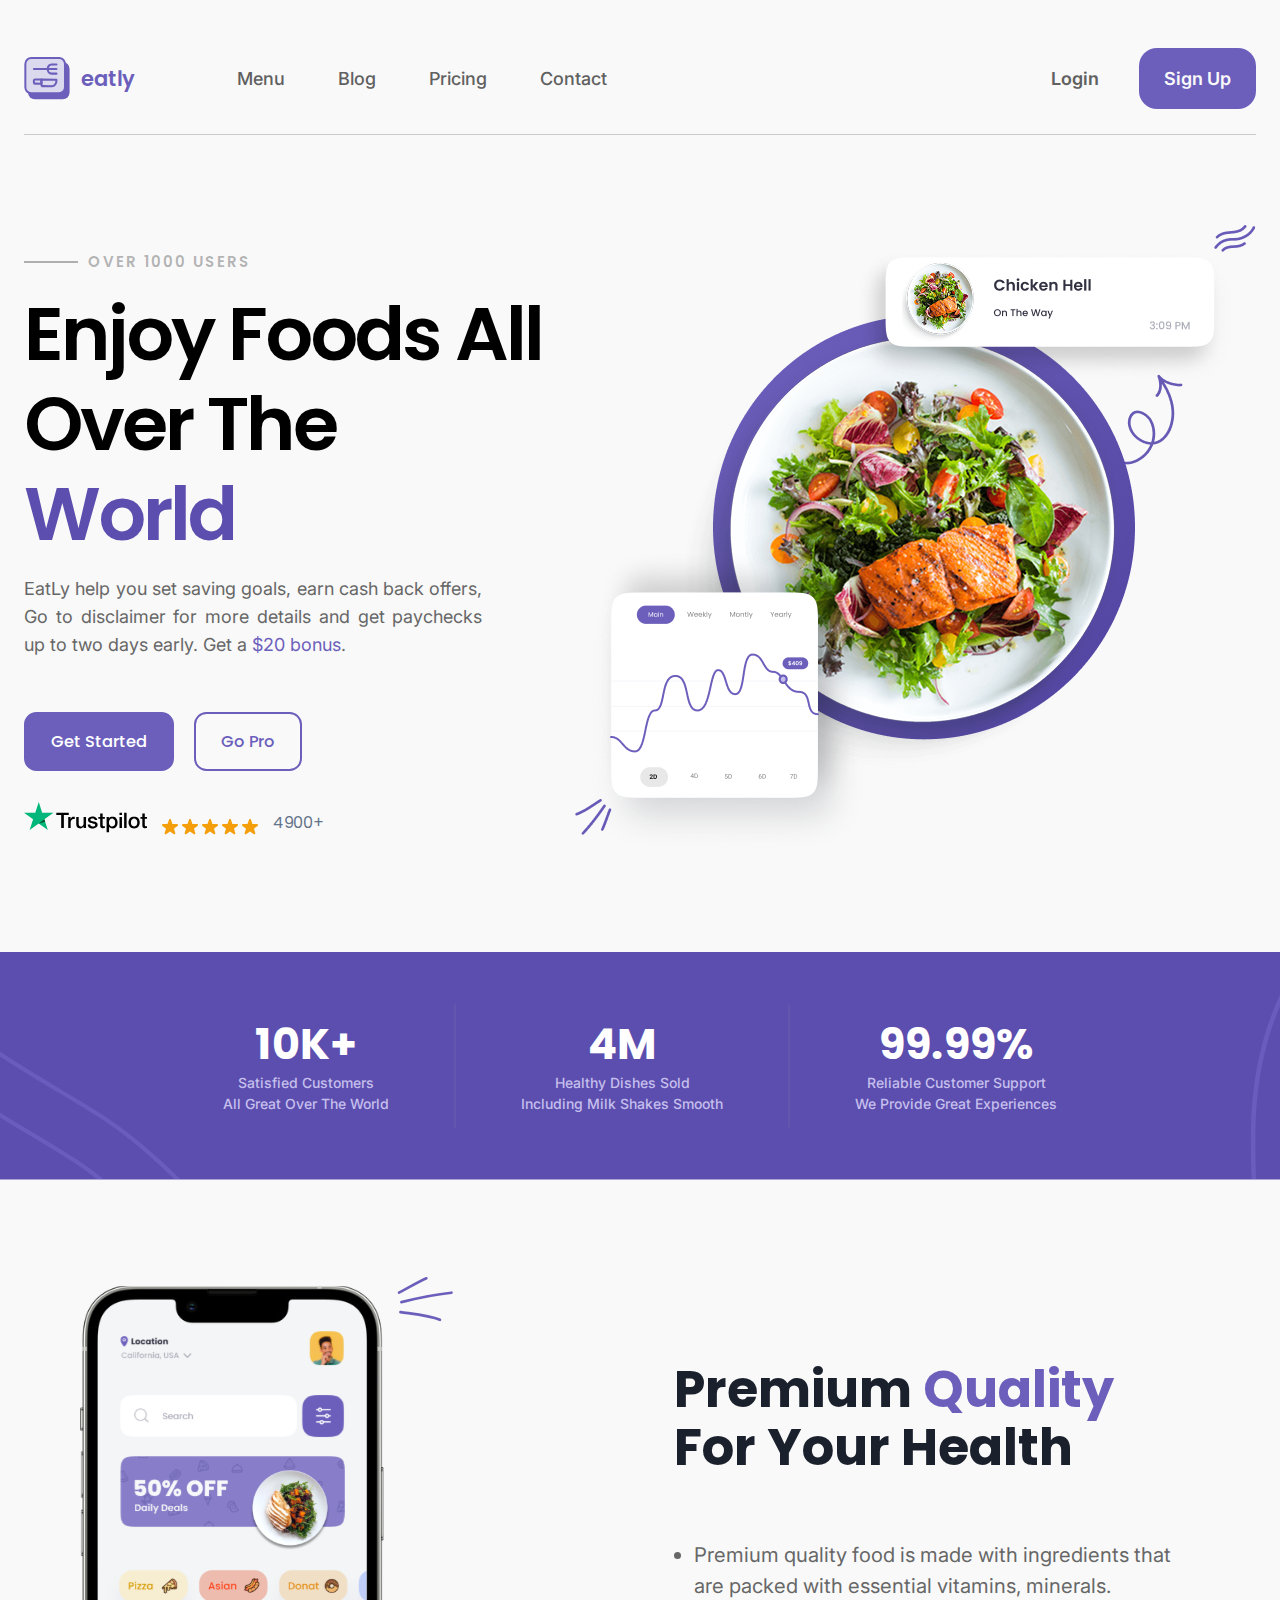
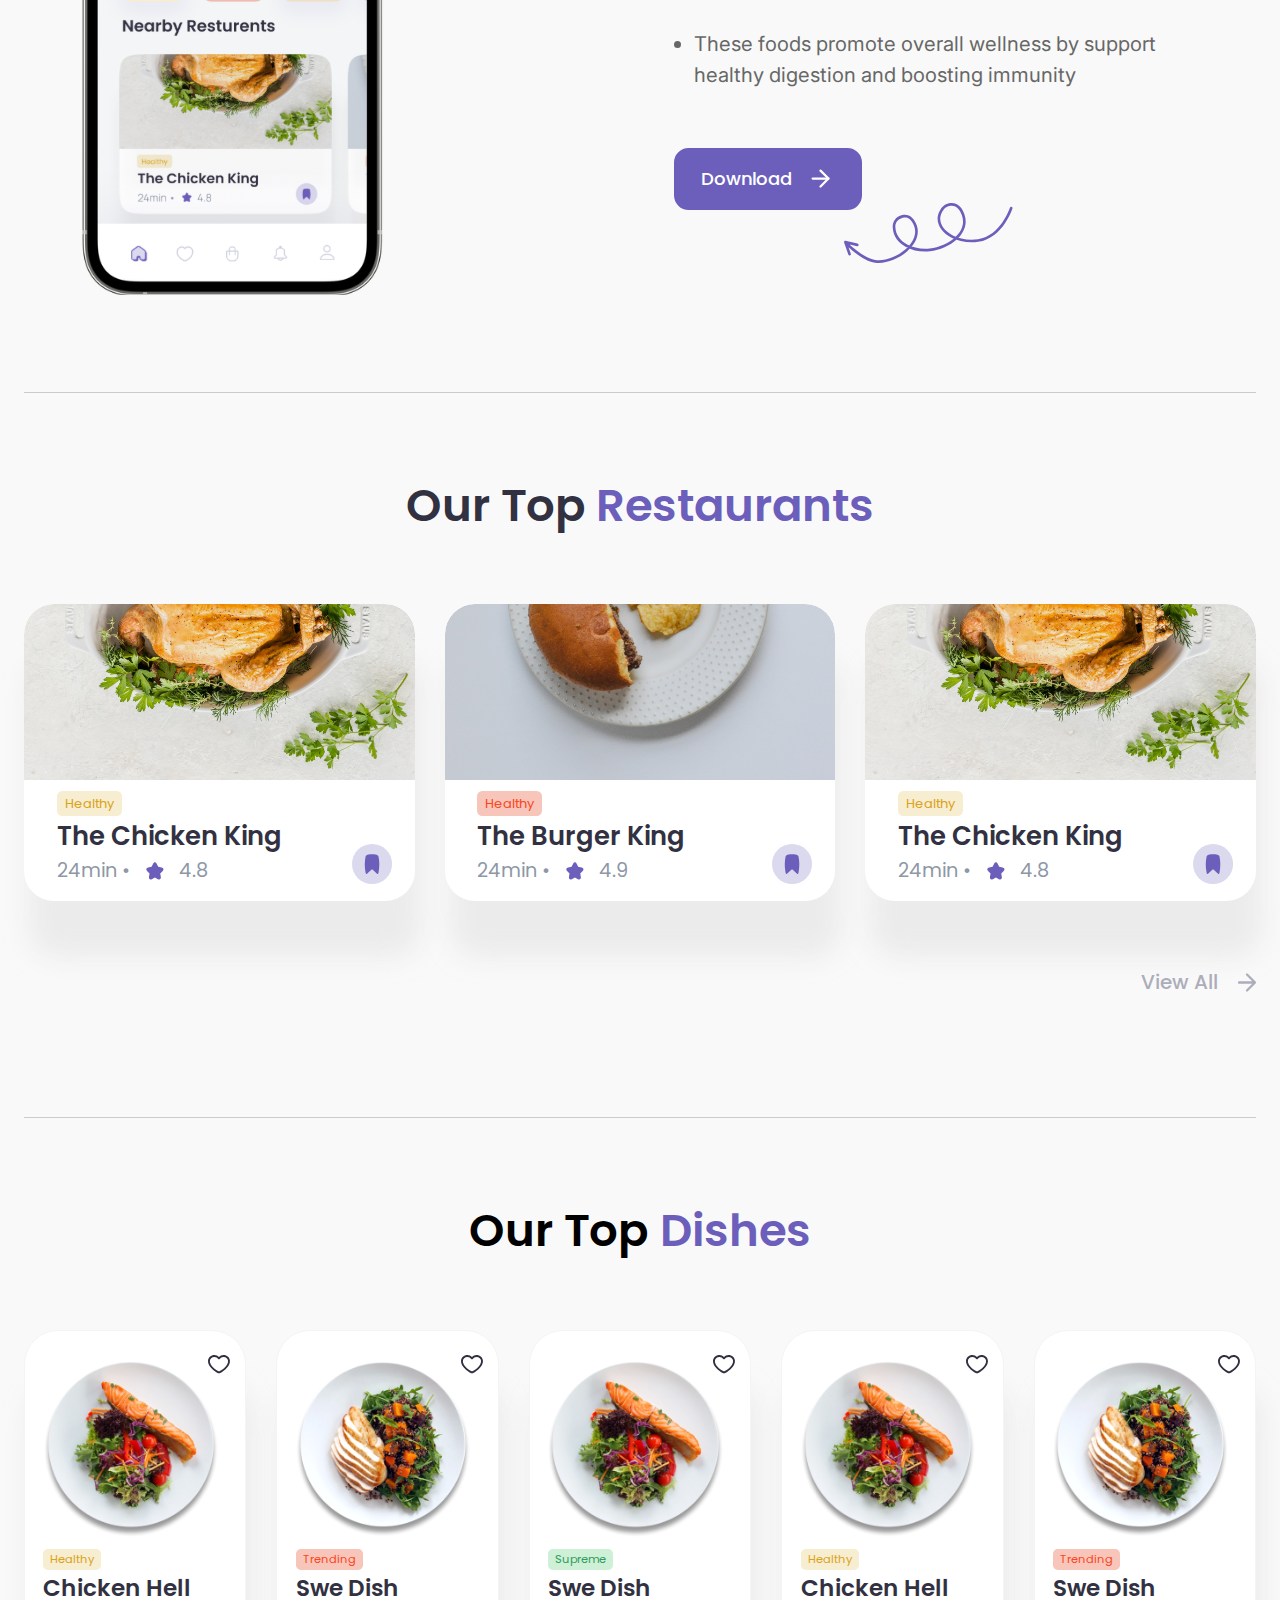
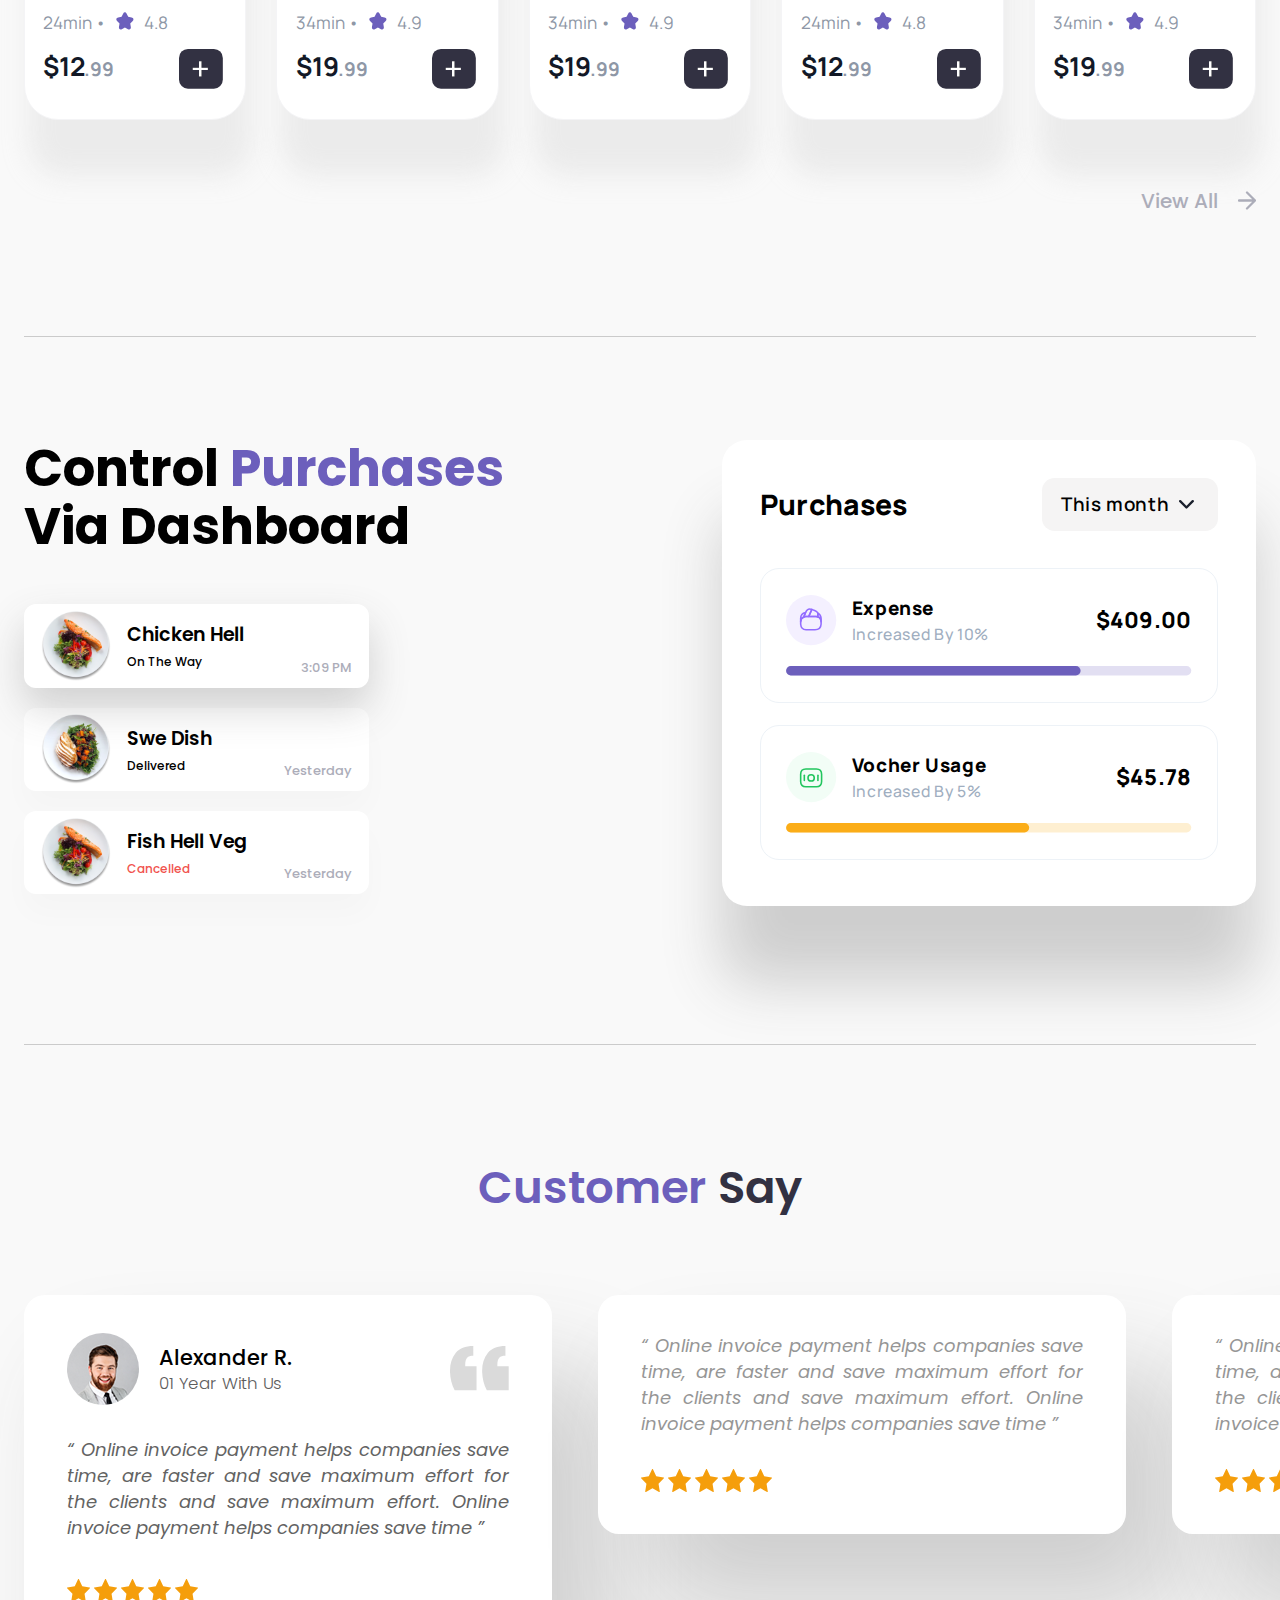
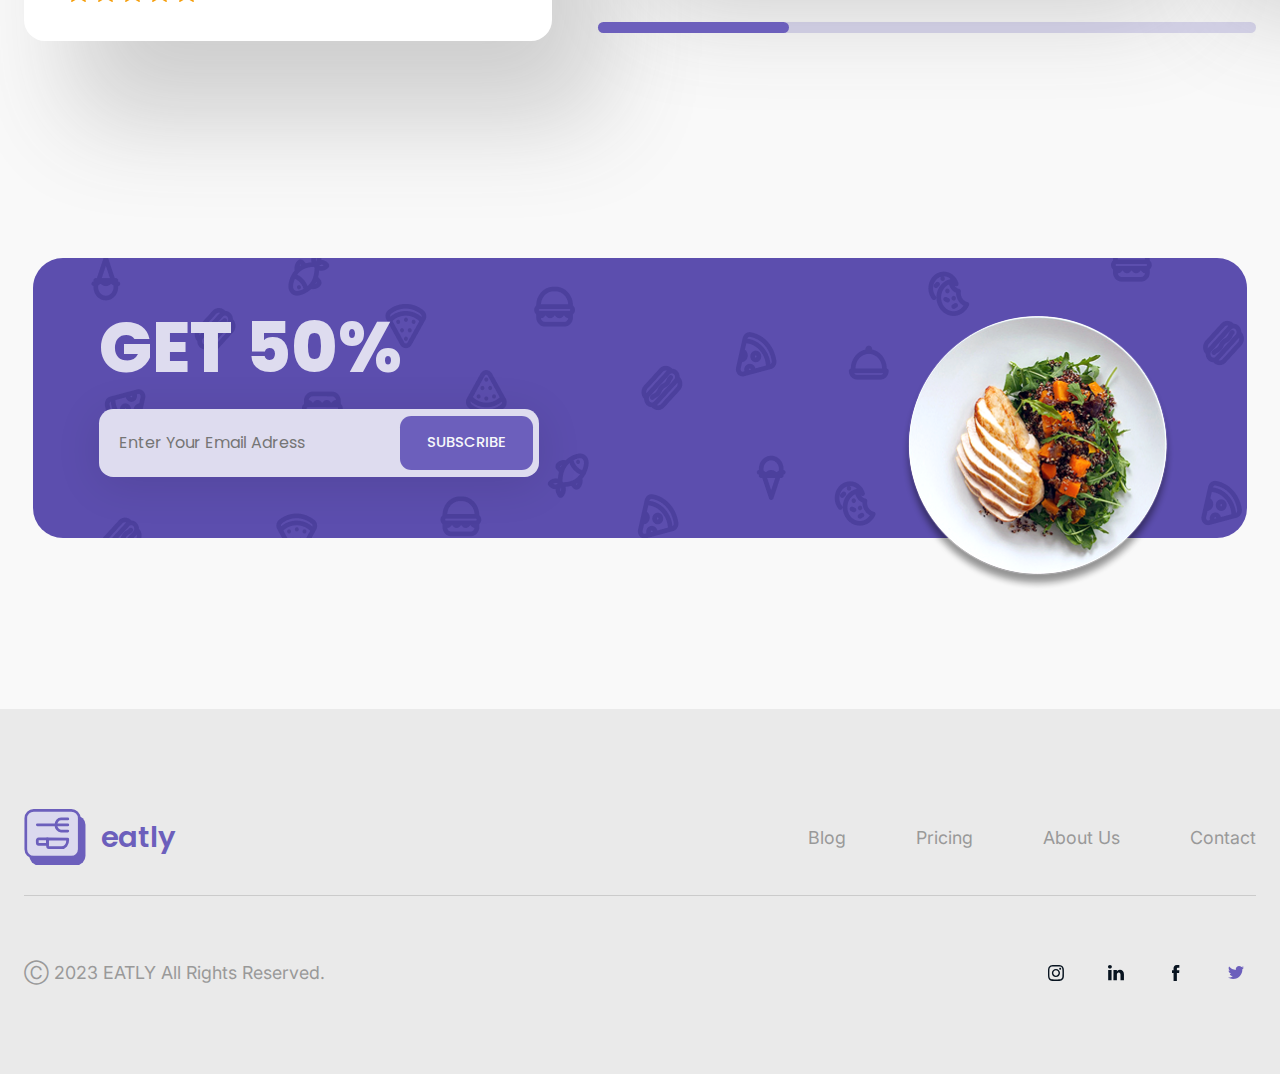
<file: index.html>
<!DOCTYPE html>
<html>

<head>
    <title>eatly</title>
    <meta name="viewport" content="width=device-width, initial-scale=1.0">
    <link rel="preconnect" href="https://fonts.googleapis.com">
    <link rel="preconnect" href="https://fonts.gstatic.com" crossorigin>
    <link
        href="https://fonts.googleapis.com/css2?family=Onest:wght@100..900&family=Poppins:ital,wght@0,100;0,200;0,300;0,400;0,500;0,600;0,700;0,800;0,900;1,100;1,200;1,300;1,400;1,500;1,600;1,700;1,800;1,900&display=swap"
        rel="stylesheet">
    <link rel="preconnect" href="https://fonts.googleapis.com">
    <link rel="preconnect" href="https://fonts.gstatic.com" crossorigin>
    <link
        href="https://fonts.googleapis.com/css2?family=Inter:ital,opsz,wght@0,14..32,100..900;1,14..32,100..900&family=Onest:wght@100..900&family=Poppins:ital,wght@0,100;0,200;0,300;0,400;0,500;0,600;0,700;0,800;0,900;1,100;1,200;1,300;1,400;1,500;1,600;1,700;1,800;1,900&display=swap"
        rel="stylesheet">
    <link rel="stylesheet" href="css/download-app.css" />
    <link rel="stylesheet" href="css/global.css" />
    <link rel="stylesheet" href="css/hero.css" />
    <link rel="stylesheet" href="css/reset.css" />
    <link rel="stylesheet" href="css/header.css" />
    <link rel="stylesheet" href="css/footer.css" />
    <link rel="stylesheet" href="css/restaurants.css" />
    <link rel="stylesheet" href="css/purchases.css" />
    <link rel="stylesheet" href="css/reviews.css" />
    <link rel="stylesheet" href="css/dishes.css" />
    <link rel="stylesheet" href="css/subscribe.css" />
    <link rel="stylesheet" href="css/plate.css" />
</head>

<body>
    <header>
        <div class="container">
            <div class="hdr_flex">
                <a href="index.html" class="logo">
                    <img src="img/logo.svg" alt="logo" width=45.94px height=42.31px>
                    eatly
                </a>
                <div class="nav">
                    <a href="menu.html">Menu</a>
                    <a href="latest_articles.html">Blog</a>
                    <a href="pricing.html">Pricing</a>
                    <a href="contact_us.html">Contact</a>
                </div>
                <div class="buttons">
                    <a class="button1" href="sign-in.html">Login</a>
                    <a class="button2" href="sign-up.html">Sign Up</a>
                </div>
                <img src="img/burger.svg" class="burger-menu-btn">
            </div>
        </div>
    </header>
    <hr class="section-divider">
    <section class="hero">
        <div class="container">
            <div class="hero__text-block">
                <div class="hero__subtitle">OVER 1000 USERS</div>
                <h1 class="hero__title">Enjoy Foods <span class="hero__title--ischeznet">All</span><br>Over <span
                        class="hero__title--ischeznet">The </span><span class="hero__title--highlight">World</span>
                </h1>
                <p class="hero__description">EatLy help you set saving goals, earn cash back offers, Go to disclaimer
                    for
                    more details and get paychecks up to two days early. Get a <span
                        class="hero__description--highlight">$20 bonus</span>.</p>
                <div class="hero__buttons">
                    <a href="#" class="button hero__button1">Get Started</a>
                    <a href="#" class="button hero__button2">Go Pro</a>
                </div>
                <div class="hero__ratings">
                    <img class="rating__trustpilot" src="img/trustpilot.svg">
                    <div class="rating__stars">
                        <img class="rating__star" src="img/star.png">
                        <img class="rating__star" src="img/star.png">
                        <img class="rating__star" src="img/star.png">
                        <img class="rating__star" src="img/star.png">
                        <img class="rating__star" src="img/star.png">
                    </div>
                    <span class="rating__text">4900+</span>
                </div>
            </div>
            <div class="hero__image-block">
                <img src="img/Hero.png">
            </div>
        </div>
    </section>


    <div class="plate_container">
        <div class="plate_part">
            <div class="plate_number">10K+</div>
            <div class="plate_text">Satisfied Customers</div>
            <div class="plate_text">All Great Over The World</div>
        </div>
        <div class="plate_part">
            <div class="plate_number">4M</div>
            <div class="plate_text">Healthy Dishes Sold</div>
            <div class="plate_text">Including Milk Shakes Smooth</div>
        </div>
        <div class="plate_part">
            <div class="plate_number">99.99%</div>
            <div class="plate_text">Reliable Customer Support</div>
            <div class="plate_text">We Provide Great Experiences</div>
        </div>
        <picture class="plate-background-wrapper">
            <source media="(max-width: 768px)" srcset="img/background2.svg">
            <img src="img/plate_bg.svg" alt="Background" class="plate-background-img" />
        </picture>

    </div>


    <section class="app">
        <div class="container app__container--reversed">
            <div class="app__text-block">
                <h2 class="app__title">Premium <span class=app__title--highlight>Quality</span><br>For Your Health</h2>
                <ul>
                    <li class="app__description">Premium quality food is made with ingredients that are packed with
                        essential vitamins, minerals.</li>
                    <li class="app__description">These foods promote overall wellness by support healthy digestion and
                        boosting immunity</li>
                </ul>
                <div class="app__download-block">
                    <a href="#" class="button app__button">
                        Download
                        <img src="img/Arrow.svg">
                    </a>
                    <div class="app__arrow-decoration"><img src="img/app_arrow.svg"></div>
                </div>
            </div>
            <div class="app__image-block">
                <img src="img/Mobile.svg">
            </div>
        </div>
    </section>
    <hr class="section-divider">

    <section class="restaurants">
        <div class="container">
            <div class="restaurants__title">
                Our Top<span class="restaurants__title--highlight">Restaurants</span>
            </div>
            <div class="restaurants__cards">
                <a href="restaurant.html" class="restaurants__card">
                    <div class="card__image">
                        <img src="img/rest-1.jpg">
                    </div>
                    <div class="card__content">
                        <div class="card__tag tag--healthy">Healthy</div>
                        <div class="card__title">The Chicken King</div>
                        <div class="card__info">
                            24min •
                            <img src="img/card-star.svg">
                            4.8
                        </div>
                        <button class="card__bookmark" type="button">
                            <img src="img/Bookmark.svg">
                        </button>
                    </div>
                </a>

                <a href="#" class="restaurants__card">
                    <div href="#" class="card__image">
                        <img src="img/rest-2.jpg">
                    </div>
                    <div class="card__content">
                        <div class="card__tag tag--trending">Healthy</div>
                        <div class="card__title">The Burger King</div>
                        <div class="card__info">
                            24min •
                            <img src="img/card-star.svg">
                            4.9
                        </div>
                        <button class="card__bookmark" type="button">
                            <img src="img/Bookmark.svg">
                        </button>
                    </div>
                </a>

                <a href="restaurant.html" class="restaurants__card">
                    <div class="card__image">
                        <img src="img/rest-1.jpg">
                    </div>
                    <div class="card__content">
                        <div class="card__tag tag--healthy">Healthy</div>
                        <div class="card__title">The Chicken King</div>
                        <div class="card__info">
                            24min •
                            <img src="img/card-star.svg">
                            4.8
                        </div>
                        <button class="card__bookmark" type="button">
                            <img src="img/Bookmark.svg">
                        </button>
                    </div>
                </a>
            </div>
            <a href="#" class="restaurants__viewall">View All <img src="img/view_all_arrow.svg"></a>
        </div>
    </section>
    <hr class="section-divider">

    <section class="dishes">
        <div class="container">
            <div class="dishes__title">
                Our Top <span class="dishes__title--highligth">Dishes</span>
            </div>
            <div class="dishes__cards">
                <!--Card 1-->
                <a href="menu_map.html" class="dishes__card">
                    <div class="dishes__card__image">
                        <img src="img/Food-Image3-Edited.png" alt="food_image">
                    </div>
                    <div class="dishes__card__heart" type="button">
                        <img src="img/heart-icon.svg">
                    </div>
                    <div class="dishes__card__content">
                        <div class="dishes__card__tag tag--healthy">Healthy</div>
                        <div class="dishes__card__title">Chicken Hell</div>
                        <div class="dishes__card__info">
                            24min •
                            <img src="img/card-star.svg">
                            4.8
                        </div>
                        <div class="card__price__cart">
                            <div class="card__price">
                                $12
                            </div>
                            <div class="card__cart" type="button">
                                <img src="img/add.svg">
                            </div>
                        </div>
                    </div>
                </a>

                <!--Card 2-->
                <a href="menu_map.html" class="dishes__card">
                    <div class="dishes__card__image">
                        <img src="img/Food-Image2-Edited.png" alt="food_image">
                    </div>
                    <div class="dishes__card__heart" type="button">
                        <img src="img/heart-icon.svg">
                    </div>
                    <div class="dishes__card__content">
                        <div class="dishes__card__tag tag--trending">Trending</div>
                        <div class="dishes__card__title">Swe Dish</div>
                        <div class="dishes__card__info">
                            34min •
                            <img src="img/card-star.svg">
                            4.9
                        </div>
                        <div class="card__price__cart">
                            <div class="card__price">
                                $19
                            </div>
                            <div class="card__cart" type="button">
                                <img src="img/add.svg">
                            </div>
                        </div>
                    </div>
                </a>

                <!--Card 3-->
                <a href="menu_map.html" class="dishes__card">
                    <div class="dishes__card__image">
                        <img src="img/Food-Image3-Edited.png" alt="food_image">
                    </div>
                    <div class="dishes__card__heart" type="button">
                        <img src="img/heart-icon.svg">
                    </div>
                    <div class="dishes__card__content">
                        <div class="dishes__card__tag tag--supreme">Supreme</div>
                        <div class="dishes__card__title">Swe Dish</div>
                        <div class="dishes__card__info">
                            34min •
                            <img src="img/card-star.svg">
                            4.9
                        </div>
                        <div class="card__price__cart">
                            <div class="card__price">
                                $19
                            </div>
                            <div class="card__cart" type="button">
                                <img src="img/add.svg">
                            </div>
                        </div>
                    </div>
                </a>

                <!--Card 4-->
                <a href="menu_map.html" class="dishes__card">
                    <div class="dishes__card__image">
                        <img src="img/Food-Image3-Edited.png" alt="food_image">
                    </div>
                    <div class="dishes__card__heart" type="button">
                        <img src="img/heart-icon.svg">
                    </div>
                    <div class="dishes__card__content">
                        <div class="dishes__card__tag tag--healthy">Healthy</div>
                        <div class="dishes__card__title">Chicken Hell</div>
                        <div class="dishes__card__info">
                            24min •
                            <img src="img/card-star.svg">
                            4.8
                        </div>
                        <div class="card__price__cart" type="button">
                            <div class="card__price">
                                $12
                            </div>
                            <div class="card__cart">
                                <img src="img/add.svg">
                            </div>
                        </div>
                    </div>
                </a>

                <!--Card 5-->
                <a href="menu_map.html" class="dishes__card">
                    <div class="dishes__card__image">
                        <img src="img/Food-Image2-Edited.png" alt="food_image">
                    </div>
                    <div class="dishes__card__heart" type="button">
                        <img src="img/heart-icon.svg">
                    </div>
                    <div class="dishes__card__content">
                        <div class="dishes__card__tag tag--trending">Trending</div>
                        <div class="dishes__card__title">Swe Dish</div>
                        <div class="dishes__card__info">
                            34min •
                            <img src="img/card-star.svg">
                            4.9
                        </div>
                        <div class="card__price__cart">
                            <div class="card__price">
                                $19
                            </div>
                            <div class="card__cart" type="button">
                                <img src="img/add.svg">
                            </div>
                        </div>
                    </div>
                </a>
            </div>
            <a href="#" class="restaurants__viewall">View All <img src="img/view_all_arrow.svg"></a>
        </div>
    </section>
    <hr class="section-divider">

    <section class="purchases">
        <div class="container">
            <div class="purchases__text">
                <div class="purchases__title">Control <span class="purchases__title--highlight">Purchases<br></span> Via
                    Dashboard</div>
                <div class="purchases__cards">
                    <div class="purchases__card pcard--shadow">
                        <img class="purchases__card__image" src="img/Food-Image3-Edited.png">
                        <div class="purchases__card__text">
                            <div class="purchases__card__title">Chicken Hell</div>
                            <div class="purchases__card__status">On The Way</div>
                        </div>
                        <div class="purchases__card__time">3:09 PM</div>
                    </div>
                    <div class="purchases__card">
                        <img class="purchases__card__image" src="img/Food-Image2-Edited.png">
                        <div class="purchases__card__text">
                            <div class="purchases__card__title">Swe Dish</div>
                            <div class="purchases__card__status">Delivered</div>
                        </div>
                        <div class="purchases__card__time">Yesterday</div>
                    </div>
                    <div class="purchases__card">
                        <img class="purchases__card__image" src="img/Food-Image3-Edited.png">
                        <div class="purchases__card__text">
                            <div class="purchases__card__title">Fish Hell Veg</div>
                            <div class="purchases__card__status status--cancelled">Cancelled</div>
                        </div>
                        <div class="purchases__card__time">Yesterday</div>
                    </div>
                </div>
                <img class="purchases__strelochka-mobile" src="img/app_arrow.svg">
            </div>

            <div class="purchases__illustration">
                <div class="illustration__top">
                    <div class="illustration__title">Purchases</div>
                    <div class="illustration__period">
                        This month <img src="img/arrow-down.svg">
                    </div>
                </div>

                <div class="illustration__content">
                    <div class="content__card">
                        <div class="content__main-content">
                            <img class="content__icon" src="img/purchase-icon1.svg">
                            <div class="content__text-group">
                                <span class="content__title">Expense</span><br>
                                <span class="content__subtitle">Increased By 10%</span>
                            </div>
                            <span class="content__money">$409.00</span>
                        </div>
                        <img src="img/divider.svg">
                    </div>
                    <div class="content__card">
                        <div class="content__main-content">
                            <img class="content__icon" src="img/purchase-icon2.svg">
                            <div class="content__text-group">
                                <span class="content__title">Vocher Usage</span><br>
                                <span class="content__subtitle">Increased By 5%</span>
                            </div>
                            <span class="content__money">$45.78</span>
                        </div>
                        <img src="img/divider2.svg">
                    </div>
                </div>

            </div>

        </div>
    </section>
    <hr class="section-divider">

    <section class="reviews">
        <div class="container">
            <div class="reviews__title">
                <span class="reviews__title--highlight">Customer</span> Say
            </div>

            <div class="reviews__content">
                <div class="reviews__main-review">
                    <div class="main-review__header">
                        <img class="review__pic" src="img/review_pic.png">
                        <div class="review__text-group">
                            <span class="review__name">Alexander R.</span>
                            <span class="review__status">01 Year With Us</span>
                        </div>
                        <img class="review__quote" src="img/quote.svg">
                    </div>
                    <div class="main-review__text">
                        “ Online invoice payment helps companies save time, are faster and save maximum effort for the
                        clients and save maximum effort. Online invoice payment helps companies save time ”
                    </div>
                    <div class="main-review__stars">
                        <img src="img/review-star.svg">
                        <img src="img/review-star.svg">
                        <img src="img/review-star.svg">
                        <img src="img/review-star.svg">
                        <img src="img/review-star.svg">
                    </div>
                </div>

                <div class="reviews__right-col">
                    <div class="reviews__track">
                        <div class="reviews__side-review">
                            <div class="side-review__text">
                                “ Online invoice payment helps companies save time, are faster and save maximum effort
                                for the clients and save maximum effort. Online invoice payment helps companies save
                                time ”
                            </div>
                            <div class="side-review__stars">
                                <img src="img/review-star.svg">
                                <img src="img/review-star.svg">
                                <img src="img/review-star.svg">
                                <img src="img/review-star.svg">
                                <img src="img/review-star.svg">
                            </div>
                        </div>

                        <div class="reviews__side-review">
                            <div class="side-review__text">
                                “ Online invoice payment helps companies save time, are faster and save maximum effort
                                for the clients and save maximum effort. Online invoice payment helps companies save
                                time ”
                            </div>
                            <div class="side-review__stars">
                                <img src="img/review-star.svg">
                                <img src="img/review-star.svg">
                                <img src="img/review-star.svg">
                                <img src="img/review-star.svg">
                                <img src="img/review-star.svg">
                            </div>
                        </div>
                    </div>

                    <div class="reviews__scrollbar">
                        <div class="scrollbar__thumb"></div>
                    </div>
                </div>
                <div class="reviews__scrollbar mobile-scrollbar">
                    <div class="scrollbar__thumb"></div>
                </div>
            </div>
        </div>
    </section>

    <section>
        <div class="subscribe">
            <div class="subscribe__maskgroup">
                <div class="subscribe__get50">GET 50%</div>

                <div class="subscribe__enteremail">
                    <input type="text" placeholder="Enter Your Email Adress" />
                    <a href="#" class="subscribe__subscribe">SUBSCRIBE</a>
                </div>
            </div>
            <div class="subscribe__groupburgers">
                <div class="subscribe__leftgroupburgers">
                    <img src="img/Group 34845.png">
                </div>

                <div class="subscribe__rightgroupburgers">
                    <img src="img/Group 34844.png">
                </div>
            </div>

            <div class="subscribe__foodimage">
                <img src="img/Food Image.png" width=274px height=276px>
            </div>
        </div>
    </section>

    <footer>
        <div class="container">
            <div class="upperpart">
                <a href="" class="logo">
                    <img src="img/logo.svg" alt="logo" width=61.88px height=57px>
                    eatly
                </a>
                <div class="links">
                    <a href="latest_articles.html" class="footer__button">Blog</a>
                    <a href="pricing.html" class="footer__button">Pricing</a>
                    <a href="#" class="footer__button">About Us</a>
                    <a href="contact_us.html" class="footer__button">Contact</a>
                </div>
            </div>

            <div class="lowerpart">
                <div class="footerbuttons">
                    &#9400 2023 EATLY All Rights Reserved.
                </div>
                <div class="networks">
                    <a href="#" class="instagram">
                        <img src="img/instagram.svg">
                    </a>
                    <a href="#" class="linkedin">
                        <img src="img/linkedin.svg">
                    </a>
                    <a href="#" class="facebook">
                        <img src="img/facebook.svg">
                    </a>
                    <a href="#" class="twitter">
                        <img src="img/twitter.svg">
                    </a>
                </div>
            </div>
        </div>
    </footer>
</body>

</html>
</file>
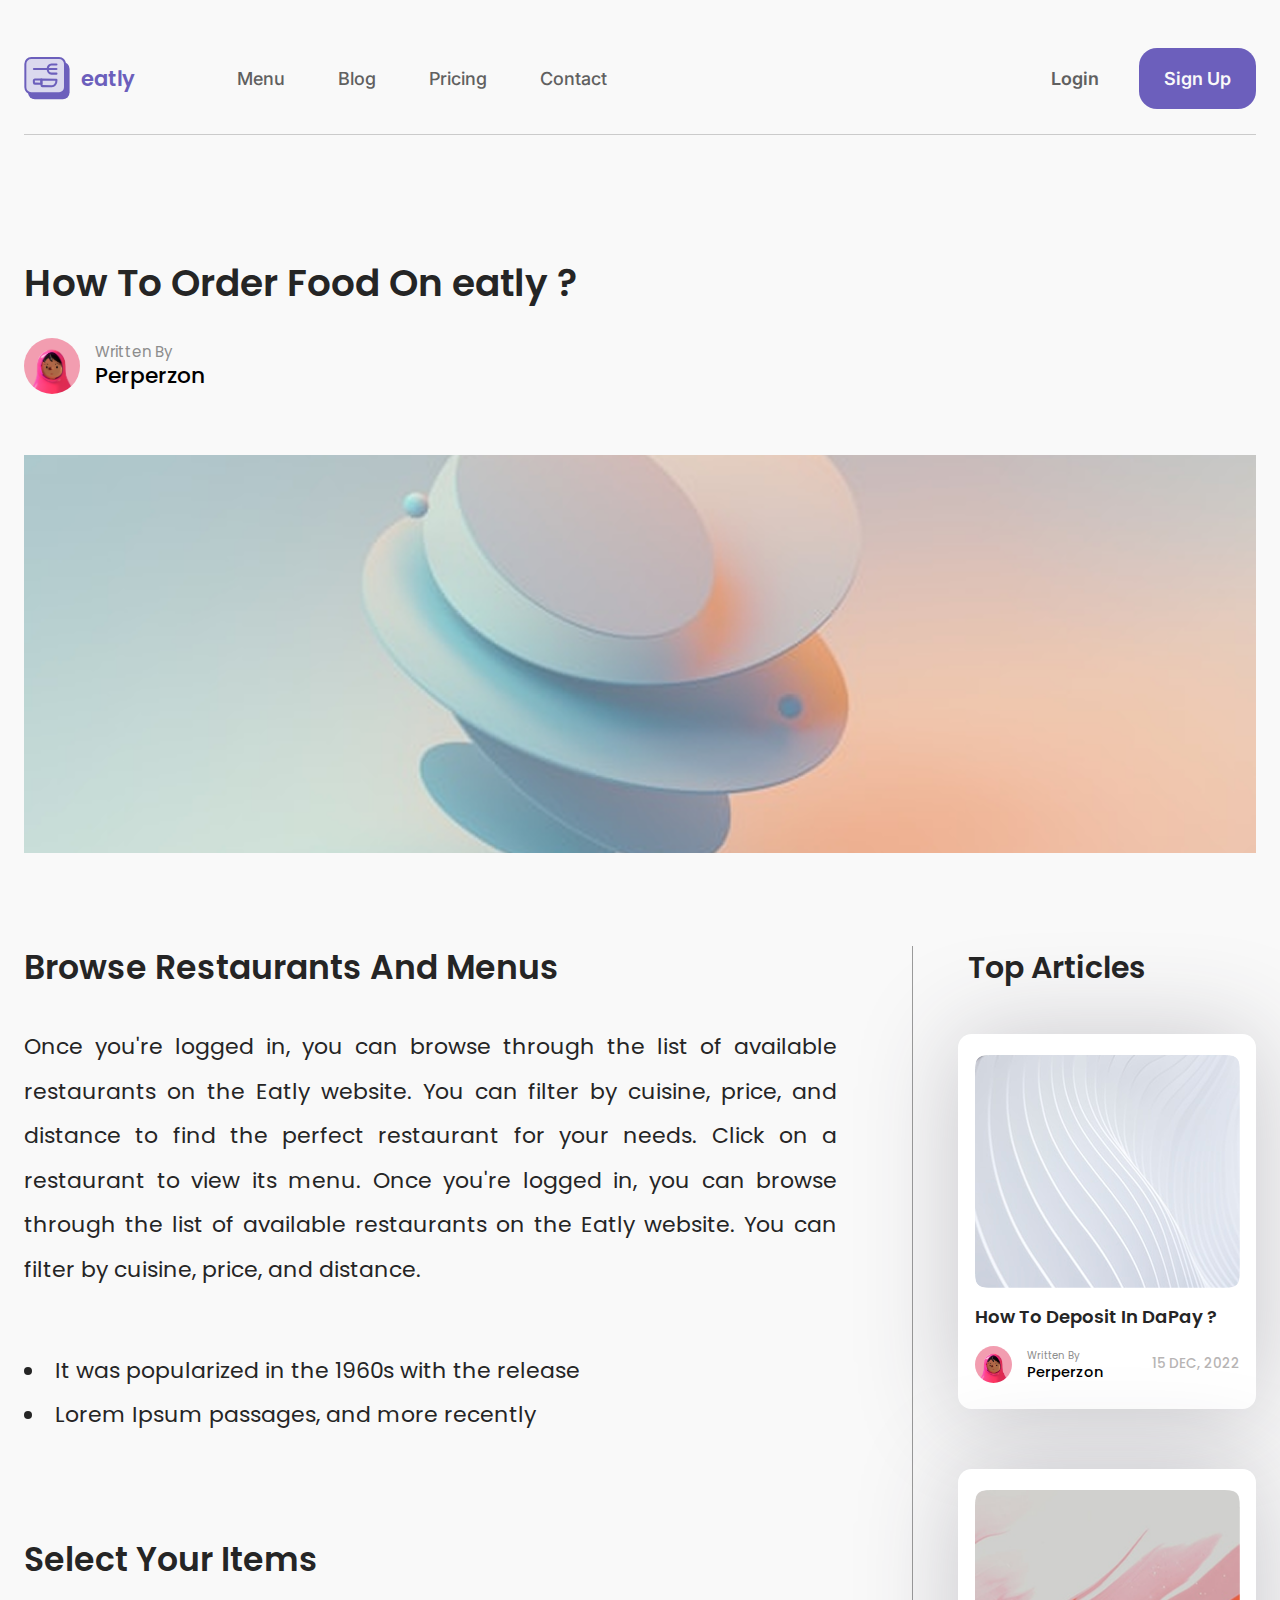
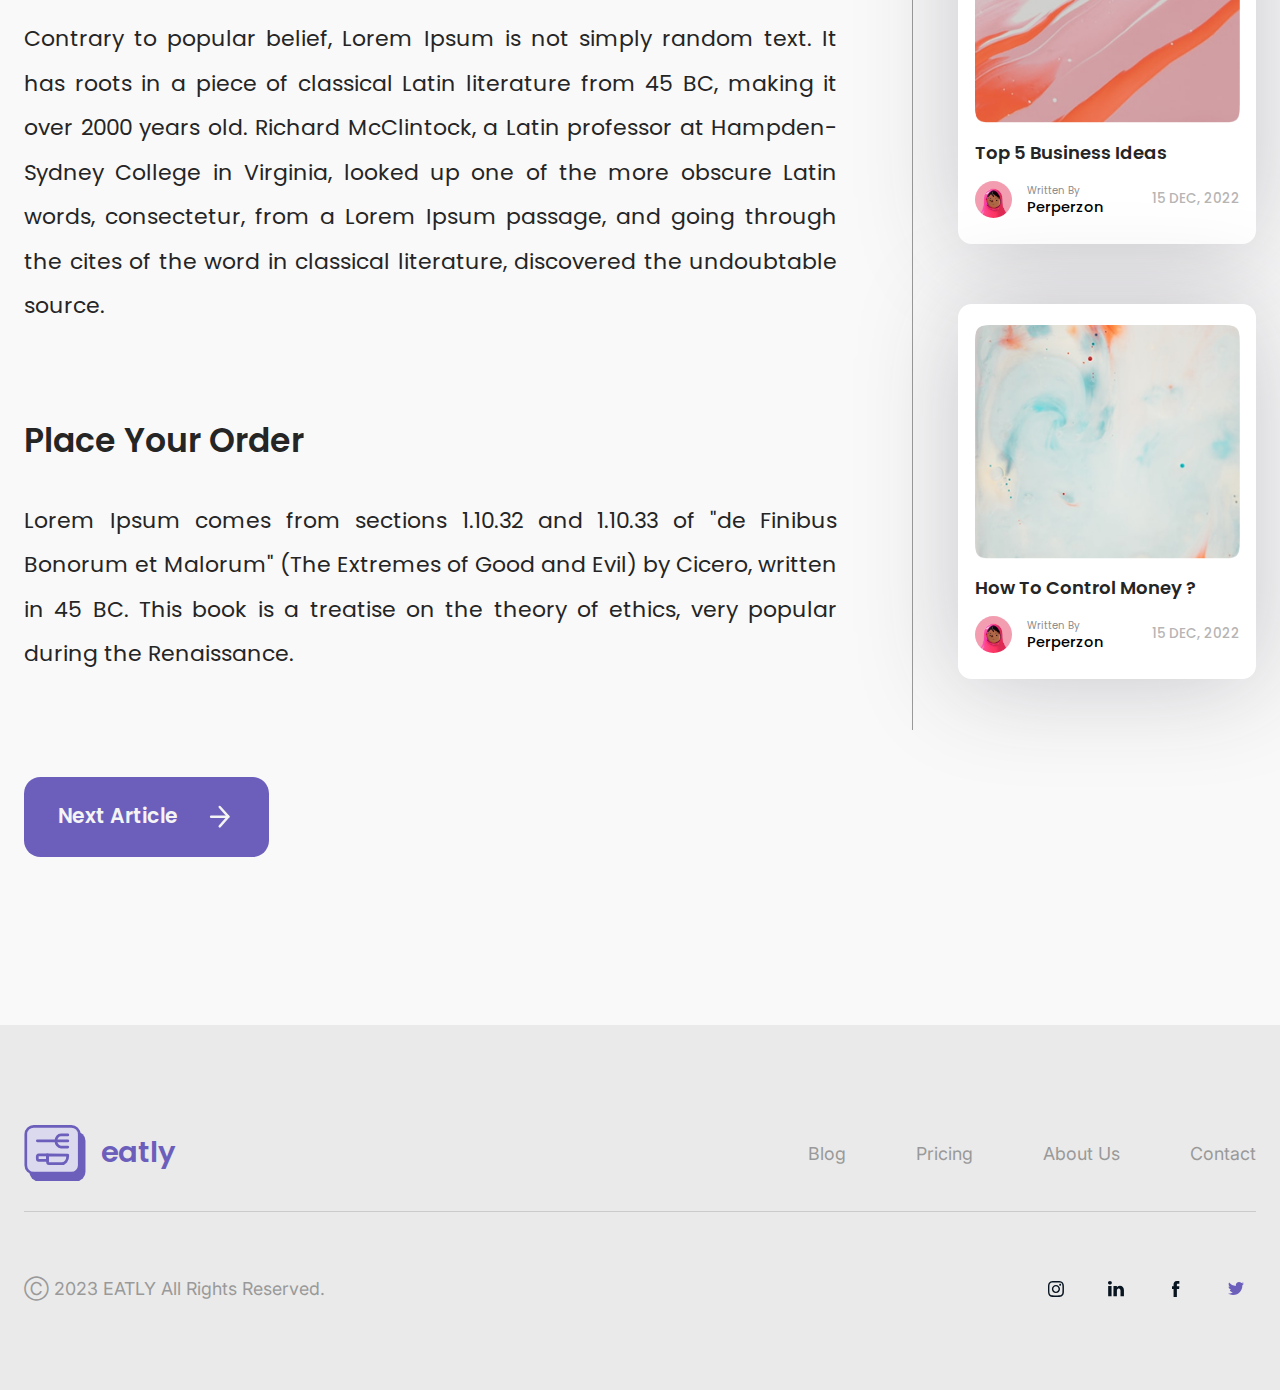
<file: blog-artical.html>
<!DOCTYPE html>
<html>

<head>
	<title>eatly</title>
	<meta name="viewport" content="width=device-width, initial-scale=1.0">
	<link rel="preconnect" href="https://fonts.googleapis.com">
	<link rel="preconnect" href="https://fonts.gstatic.com" crossorigin>
	<link
		href="https://fonts.googleapis.com/css2?family=Onest:wght@100..900&family=Poppins:ital,wght@0,100;0,200;0,300;0,400;0,500;0,600;0,700;0,800;0,900;1,100;1,200;1,300;1,400;1,500;1,600;1,700;1,800;1,900&display=swap"
		rel="stylesheet">
	<link rel="preconnect" href="https://fonts.googleapis.com">
	<link rel="preconnect" href="https://fonts.gstatic.com" crossorigin>
	<link
		href="https://fonts.googleapis.com/css2?family=Inter:ital,opsz,wght@0,14..32,100..900;1,14..32,100..900&family=Onest:wght@100..900&family=Poppins:ital,wght@0,100;0,200;0,300;0,400;0,500;0,600;0,700;0,800;0,900;1,100;1,200;1,300;1,400;1,500;1,600;1,700;1,800;1,900&display=swap"
		rel="stylesheet">
	<link rel="stylesheet" href="css/global.css" />
	<link rel="stylesheet" href="css/reset.css" />
	<link rel="stylesheet" href="css/header.css" />
	<link rel="stylesheet" href="css/footer.css" />
	<link rel="stylesheet" href="css/blog-artical.css" />
	<link rel="stylesheet" href="css/blog-artical-tablet.css" />
</head>

<body>
	<header>
		<div class="container">
			<div class="hdr_flex">
				<a href="index.html" class="logo">
					<img src="img/logo.svg" alt="logo" width=45.94px height=42.31px>
					eatly
				</a>
				<div class="nav">
					<a href="menu.html">Menu</a>
					<a href="latest_articles.html">Blog</a>
					<a href="pricing.html">Pricing</a>
					<a href="contact_us.html">Contact</a>
				</div>
				<div class="buttons">
					<a class="button1" href="sign-in.html">Login</a>
					<a class="button2" href="sign-up.html">Sign Up</a>
				</div>
				<img src="img/burger.svg" class="burger-menu-btn">
			</div>
		</div>
	</header>
	<hr class="section-divider">

	<!--верхнее изображение с титульником-->
	<section class="blog-headline">
		<div class="container headline">
			<div class="headline__title">
				How To Order Food On eatly ?
			</div>
			<div class="written-by">
				<div class="written-by--img">
					<img src="img/blog/perperzon.png" />
				</div>
				<div class="written-by--text">
					<div class="written-by--uppertext">Written By</div>
					<div class="written-by--lowertext">Perperzon</div>
				</div>
			</div>
			<div class="headline__img">
				<img src="img/blog/card3.png" />
			</div>
		</div>
	</section>

	<!--основная часть-->
	<section class="blog-main--section">
		<div class="container blog-main">
			<!--текст слева-->
			<div class="blog-main__body">

				<div class="blog-main__body--1st">
					<div class="blog-main__body--title">
						Browse restaurants and menus
					</div>
					<div class="blog-main__body--text">
						Once you're logged in, you can browse through the list of available restaurants on the Eatly
						website. You can filter by cuisine, price, and distance to find the perfect restaurant for your
						needs. Click on a restaurant to view its menu. Once you're logged in, you can browse through the
						list of available restaurants on the Eatly website. You can filter by cuisine, price, and
						distance.
					</div>
				</div>
				
				<div class="blog-main__body--bullets">
					<ul>
						<li>It was popularized in the 1960s with the release</li>
						<li>Lorem Ipsum passages, and more recently </li>
					</ul>
				</div>

				<div class="headline__img mobile-only-img">
					<img src="img/blog/mobile_pic.png" />
				</div>

				<div class="blog-main__body--2nd">
					<div class="blog-main__body--title">
						Select your items
					</div>
					<div class="blog-main__body--text">
						Contrary to popular belief, Lorem Ipsum is not simply random text. It has roots in a piece of
						classical Latin literature from 45 BC, making it over 2000 years old. Richard McClintock, a
						Latin professor at Hampden-Sydney College in Virginia, looked up one of the more obscure Latin
						words, consectetur, from a Lorem Ipsum passage, and going through the cites of the word in
						classical literature, discovered the undoubtable source.
					</div>
				</div>

				<div class="blog-main__body--3rd">
					<div class="blog-main__body--title">
						Place your order
					</div>
					<div class="blog-main__body--text">
						Lorem Ipsum comes from sections 1.10.32 and 1.10.33 of "de Finibus Bonorum et Malorum" (The
						Extremes of Good and Evil) by Cicero, written in 45 BC. This book is a treatise on the theory of
						ethics, very popular during the Renaissance.
					</div>
				</div>

			</div>

			<!--разделяющая линия-->
			<div class="blog-main__vr-divider"></div>

			<!--карточки справа-->
			<div class="blog-main__top-articles">
				<div class="top-articles__title">
					Top Articles
				</div>

				<!--card1-->
				<div class="top-articles__card">
					<div class="top-articles__card--img">
						<img src="img/blog/card1.png" />
					</div>
					<div class="top-articles__card--title">
						How To Deposit In DaPay ?
					</div>
					<div class="written-by">
						<div class="written-by--img">
							<img src="img/blog/perperzon.png" />
						</div>
						<div class="written-by--text">
							<div class="written-by--uppertext">Written By</div>
							<div class="written-by--lowertext">Perperzon</div>
						</div>
						<div class="written-by--date">
							15 DEC, 2022
						</div>
					</div>
				</div>

				<!--card2-->
				<div class="top-articles__card">
					<div class="top-articles__card--img">
						<img src="img/blog/card6.png" />
					</div>
					<div class="top-articles__card--title">
						Top 5 Business Ideas
					</div>
					<div class="written-by">
						<div class="written-by--img">
							<img src="img/blog/perperzon.png" />
						</div>
						<div class="written-by--text">
							<div class="written-by--uppertext">Written By</div>
							<div class="written-by--lowertext">Perperzon</div>
						</div>
						<div class="written-by--date">
							15 DEC, 2022
						</div>
					</div>
				</div>

				<!--card3-->
				<div class="top-articles__card">
					<div class="top-articles__card--img">
						<img src="img/blog/card5.png" />
					</div>
					<div class="top-articles__card--title">
						How To Control Money ?
					</div>
					<div class="written-by">
						<div class="written-by--img">
							<img src="img/blog/perperzon.png" />
						</div>
						<div class="written-by--text">
							<div class="written-by--uppertext">Written By</div>
							<div class="written-by--lowertext">Perperzon</div>
						</div>
						<div class="written-by--date">
							15 DEC, 2022
						</div>
					</div>
				</div>

			</div>
		</div>
	</section>

	<!--кнопка-->
	<section class="blog-button">
		<div class="container">
			<a href="#" class="blog-button__next" type="button">
				Next article
				<img src="img/blog/arrow-right.svg" class="blog-button__next--arrow" />
			</a>
		</div>
	</section>

	<footer>
		<div class="container">
			<div class="upperpart">
				<a href="" class="logo">
					<img src="img/logo.svg" alt="logo" width=61.88px height=57px>
					eatly
				</a>
				<div class="links">
					<a href="latest_articles.html" class="footer__button">Blog</a>
					<a href="pricing.html" class="footer__button">Pricing</a>
					<a href="#" class="footer__button">About Us</a>
					<a href="contact_us.html" class="footer__button">Contact</a>
				</div>
			</div>

			<div class="lowerpart">
				<div class="footerbuttons">
					&#9400 2023 EATLY All Rights Reserved.
				</div>
				<div class="networks">
					<a href="#" class="instagram">
						<img src="img/instagram.svg">
					</a>
					<a href="#" class="linkedin">
						<img src="img/linkedin.svg">
					</a>
					<a href="#" class="facebook">
						<img src="img/facebook.svg">
					</a>
					<a href="#" class="twitter">
						<img src="img/twitter.svg">
					</a>
				</div>
			</div>
		</div>
	</footer>
</body>

</html>
</file>
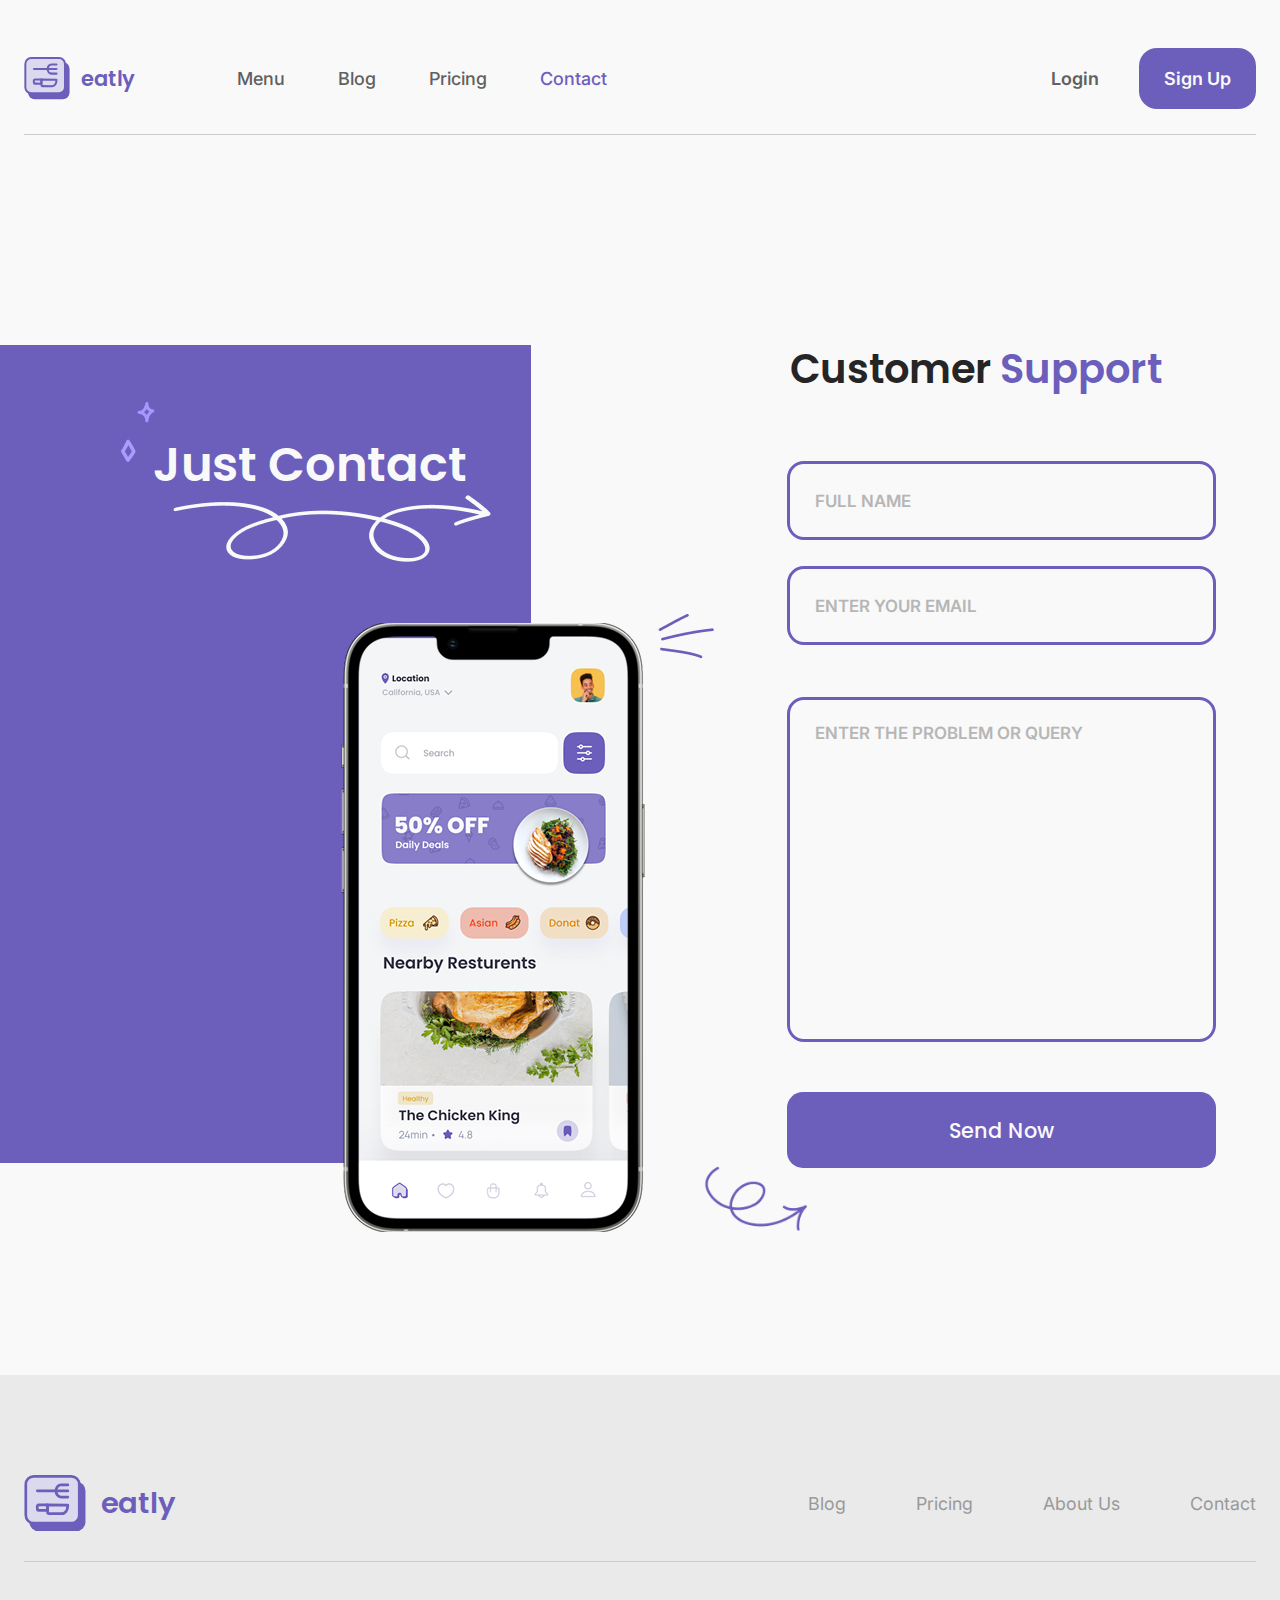
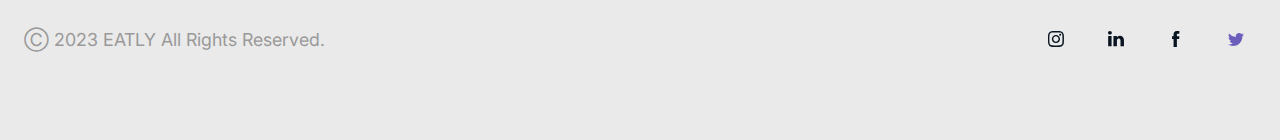
<file: contact_us.html>
<!DOCTYPE html>
<html>

<head>
    <title>eatly</title>
    <meta name="viewport" content="width=device-width, initial-scale=1.0">
    <link rel="preconnect" href="https://fonts.googleapis.com">
    <link rel="preconnect" href="https://fonts.gstatic.com" crossorigin>
    <link
        href="https://fonts.googleapis.com/css2?family=Onest:wght@100..900&family=Poppins:ital,wght@0,100;0,200;0,300;0,400;0,500;0,600;0,700;0,800;0,900;1,100;1,200;1,300;1,400;1,500;1,600;1,700;1,800;1,900&display=swap"
        rel="stylesheet">
    <link rel="preconnect" href="https://fonts.googleapis.com">
    <link rel="preconnect" href="https://fonts.gstatic.com" crossorigin>
    <link
        href="https://fonts.googleapis.com/css2?family=Inter:ital,opsz,wght@0,14..32,100..900;1,14..32,100..900&family=Onest:wght@100..900&family=Poppins:ital,wght@0,100;0,200;0,300;0,400;0,500;0,600;0,700;0,800;0,900;1,100;1,200;1,300;1,400;1,500;1,600;1,700;1,800;1,900&display=swap"
        rel="stylesheet">
    <link rel="stylesheet" href="css/global.css" />
    <link rel="stylesheet" href="css/reset.css" />
    <link rel="stylesheet" href="css/header.css" />
    <link rel="stylesheet" href="css/footer.css" />
    <link rel="stylesheet" href="css/contact_us/contact_us.css" />
</head>

<body>
    <header>
        <div class="container">
            <div class="hdr_flex">
                <a href="index.html" class="logo">
                    <img src="img/logo.svg" alt="logo" width=45.94px height=42.31px>
                    eatly
                </a>
                <div class="nav">
                    <a href="menu.html">Menu</a>
                    <a href="latest_articles.html">Blog</a>
                    <a href="pricing.html">Pricing</a>
                    <a class="current-page" href="contact_us.html">Contact</a>
                </div>
                <div class="buttons">
                    <a class="button1" href="sign-in.html">Login</a>
                    <a class="button2" href="sign-up.html">Sign Up</a>
                </div>
                <img src="img/burger.svg" class="burger-menu-btn">
            </div>
        </div>
    </header>
    <hr class="section-divider">

    <section class="contactus">
        <div class="contact_us">
            <div class="contact_us__leftpart">
                <div class="contact_us__firstgroup">
                    <div class="contact_us__firstgroup__1img">
                        <img src="img/Group 39876.png">
                    </div>
                    <div class="contact_us__justcontact">Just Contact</div>
                    <div class="contact_us__firstgroup__2img">
                        <img src="img/Arrow 8.png" max-width=336px max-height=127.53px>
                    </div>
                </div>
                
                <div class="contact_us__leftpart__3img">
                    <img src="img/Mobile_contact.png">
                </div>
            </div>

            <div class="contact_us__rightpart">
                <div class="contact_us__custsupp">
                    <div class="contact_us__customer">Customer</div>
                    <div class="contact_us__support">Support</div>
                </div>

                <div class="contact_us__dataentry">
                    <div class="contact_us__dataentry__input1">
                        <input type="text" placeholder="FULL NAME">
                    </div>

                    <div class="contact_us__dataentry__input2">
                        <input type="text" placeholder="ENTER YOUR EMAIL">
                    </div>
                    
                    <div class="contact_us__dataentry__input3">
                        <textarea placeholder="ENTER THE PROBLEM OR QUERY"></textarea>
                    </div>
                    
                    <div class="contact_us__dataentry__sendnow">
                        <a href="#">Send Now</a>
                        <div class="contact_us__arrow">
                            <img src="img/Arrow.png" width=142.65px height=142.65px>
                        </div>
                    </div>
                </div>
            </div>
        </div>
    </section>

    <footer>
        <div class="container">
            <div class="upperpart">
                <a href="" class="logo">
                    <img src="img/logo.svg" alt="logo" width=61.88px height=57px>
                    eatly
                </a>
                <div class="links">
                    <a href="latest_articles.html" class="footer__button">Blog</a>
                    <a href="pricing.html" class="footer__button">Pricing</a>
                    <a href="#" class="footer__button">About Us</a>
                    <a href="#" class="footer__button">Contact</a>
                </div>
            </div>

            <div class="lowerpart">
                <div class="footerbuttons">
                    &#9400 2023 EATLY All Rights Reserved.
                </div>
                <div class="networks">
                    <a href="#" class="instagram">
                        <img src="img/instagram.svg">
                    </a>
                    <a href="#" class="linkedin">
                        <img src="img/linkedin.svg">
                    </a>
                    <a href="#" class="facebook">
                        <img src="img/facebook.svg">
                    </a>
                    <a href="#" class="twitter">
                        <img src="img/twitter.svg">
                    </a>
                </div>
            </div>
        </div>
    </footer>
</body>

</html>
</file>
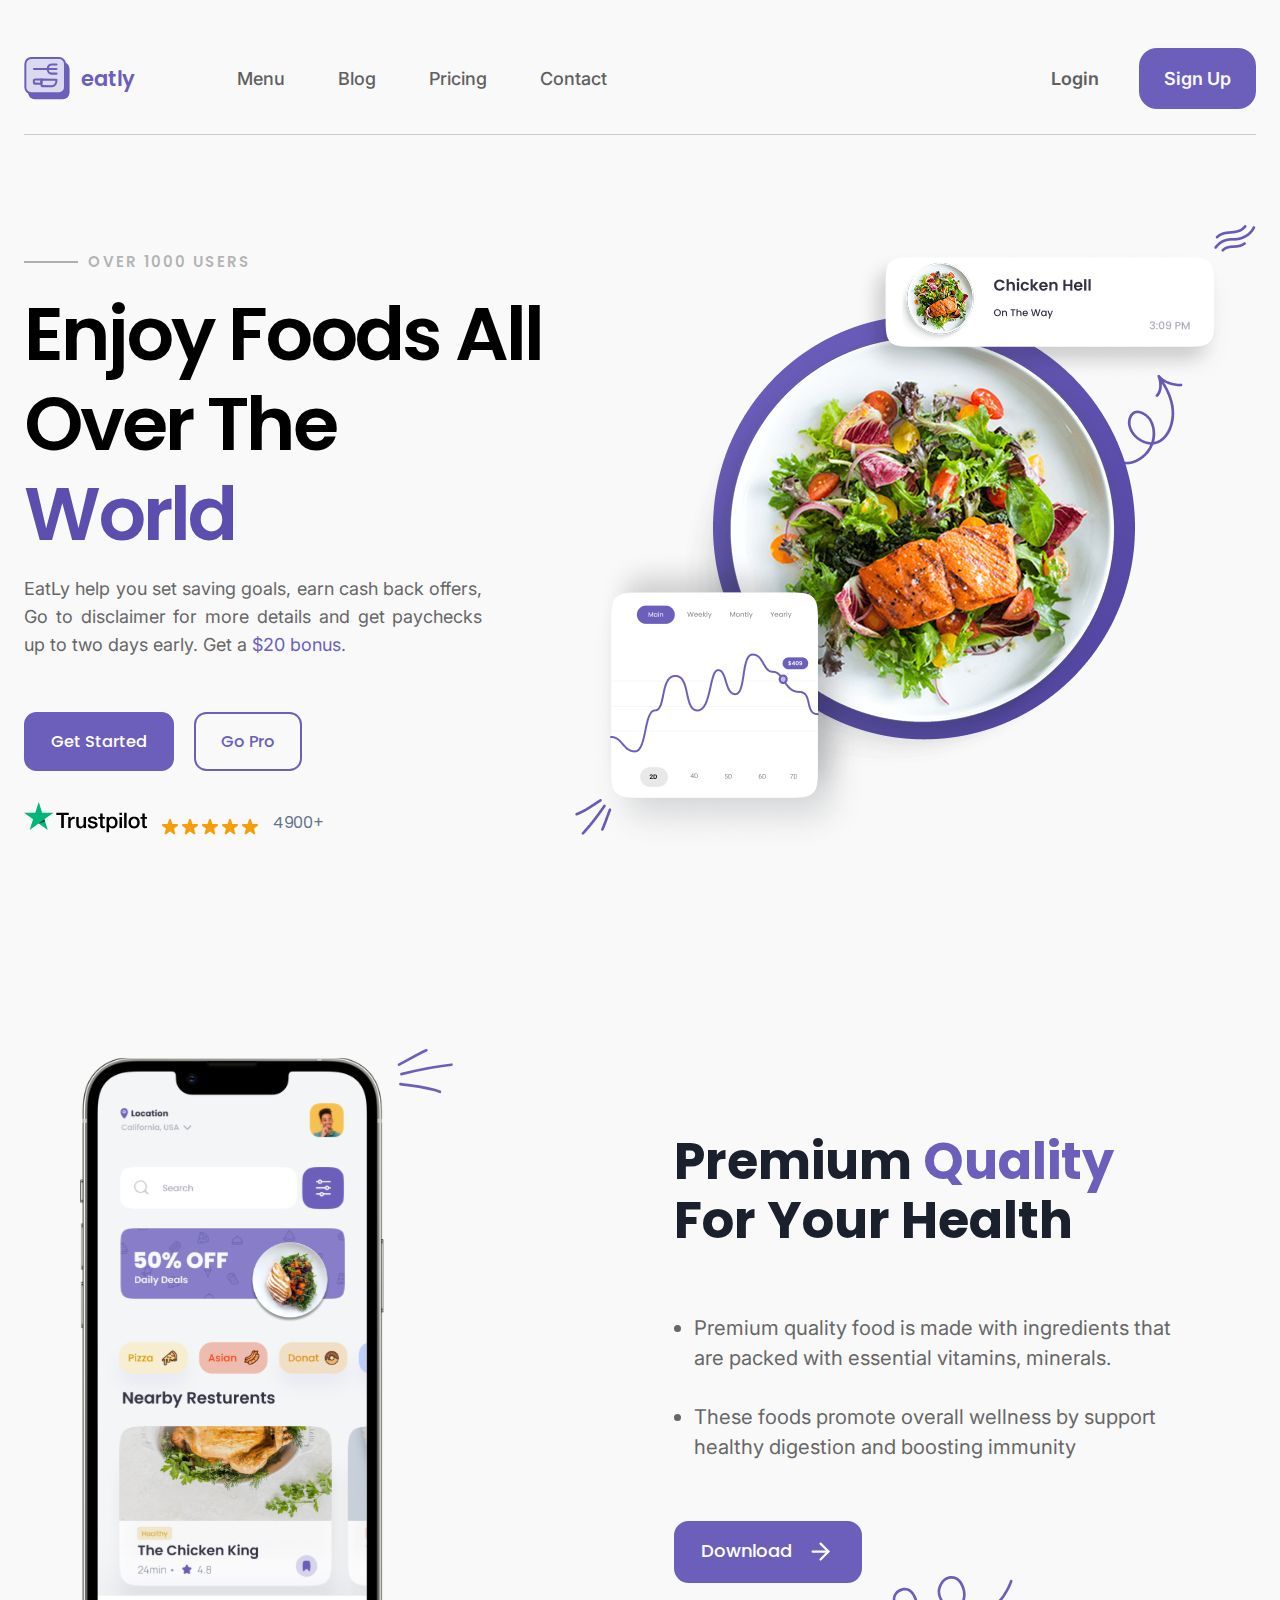
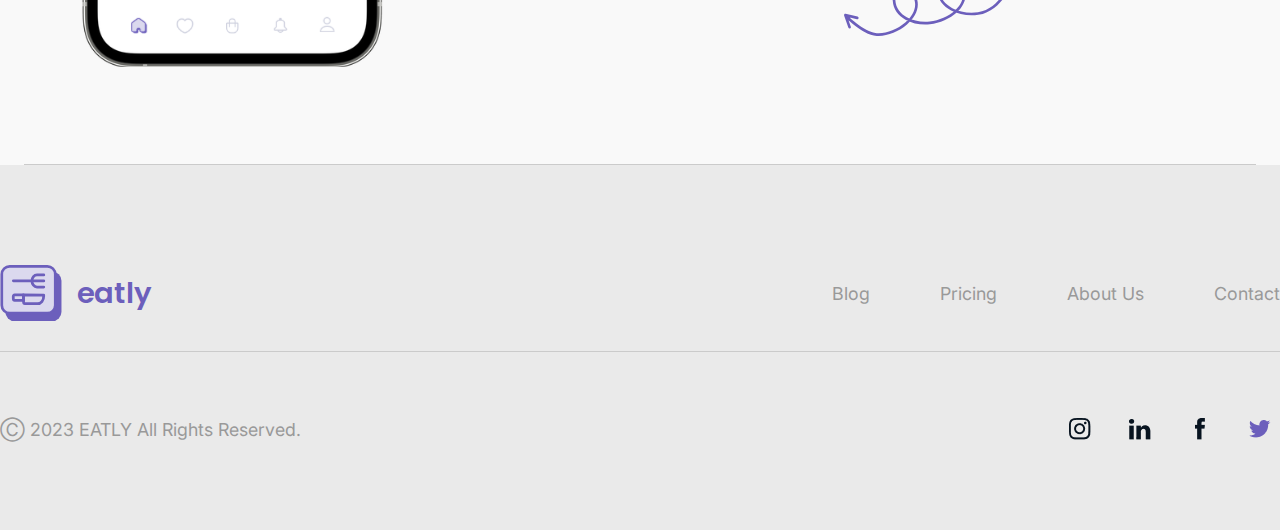
<file: index (2).html>
<!DOCTYPE html>
<html>

<head>
    <title>eatly</title>
    <link rel="preconnect" href="https://fonts.googleapis.com">
    <link rel="preconnect" href="https://fonts.gstatic.com" crossorigin>
    <link href="https://fonts.googleapis.com/css2?family=Onest:wght@100..900&family=Poppins:ital,wght@0,100;0,200;0,300;0,400;0,500;0,600;0,700;0,800;0,900;1,100;1,200;1,300;1,400;1,500;1,600;1,700;1,800;1,900&display=swap"
          rel="stylesheet">
    <link rel="preconnect" href="https://fonts.googleapis.com">
    <link rel="preconnect" href="https://fonts.gstatic.com" crossorigin>
    <link href="https://fonts.googleapis.com/css2?family=Inter:ital,opsz,wght@0,14..32,100..900;1,14..32,100..900&family=Onest:wght@100..900&family=Poppins:ital,wght@0,100;0,200;0,300;0,400;0,500;0,600;0,700;0,800;0,900;1,100;1,200;1,300;1,400;1,500;1,600;1,700;1,800;1,900&display=swap"
          rel="stylesheet">
    <link rel="stylesheet" href="css/download-app.css" />
    <link rel="stylesheet" href="css/global.css" />
    <link rel="stylesheet" href="css/hero.css" />
    <link rel="stylesheet" href="css/reset.css" />
    <link rel="stylesheet" href="css/header.css" />
    <link rel="stylesheet" href="css/footer.css" />
</head>

<body>
    <header>
        <div class="container">
            <div class="hdr_flex">
                <a href="" class="logo">
                    <img src="img/logo.svg" alt="logo" width=45.94px height=42.31px>
                    eatly
                </a>
                <div class="nav">
                    <a href="">Menu</a>
                    <a href="">Blog</a>
                    <a href="">Pricing</a>
                    <a href="">Contact</a>
                </div>
                <div class="buttons">
                    <a class="button1" href="">Login</a>
                    <a class="button2" href="">Sign Up</a>
                </div>
            </div>
        </div>
    </header>
    <hr class="section-divider">
    <section class="hero">
        <div class="container">
            <div class="hero__text-block">
                <div class="hero__subtitle">OVER 1000 USERS</div>
                <h1 class="hero__title">
                    Enjoy Foods All<br>Over The <span class="hero__title--highlight">World</span>
                </h1>
                <p class="hero__description">
                    EatLy help you set saving goals, earn cash back offers, Go to disclaimer
                    for
                    more details and get paychecks up to two days early. Get a <span class="hero__description--highlight">$20 bonus</span>.
                </p>
                <div class="hero__buttons">
                    <a href="#" class="button hero__button1">Get Started</a>
                    <a href="#" class="button hero__button2">Go Pro</a>
                </div>
                <div class="hero__ratings">
                    <img src="img/trustpilot.svg">
                    <div class="rating__stars">
                        <img src="img/star.png">
                        <img src="img/star.png">
                        <img src="img/star.png">
                        <img src="img/star.png">
                        <img src="img/star.png">
                    </div>
                    <span class="rating__text">4900+</span>
                </div>
            </div>
            <div class="hero__image-block">
                <img src="img/Hero.png">
            </div>
        </div>
    </section>

    <section class="app">
        <div class="container app__container--reversed">
            <div class="app__text-block">
                <h2 class="app__title">Premium <span class=app__title--highlight>Quality</span><br>For Your Health</h2>
                <ul>
                    <li class="app__description">
                        Premium quality food is made with ingredients that are packed with
                        essential vitamins, minerals.
                    </li>
                    <li class="app__description">
                        These foods promote overall wellness by support healthy digestion and
                        boosting immunity
                    </li>
                </ul>
                <div class="app__download-block">
                    <a href="#" class="button app__button">
                        Download
                        <img src="img/Arrow.svg">
                    </a>
                    <div class="app__arrow-decoration"><img src="img/app_arrow.svg"></div>
                </div>
            </div>
            <div class="app__image-block">
                <img src="img/Mobile.svg">
            </div>
        </div>
    </section>
    <hr class="section-divider">

    <footer>
        <div class="footer">
            <div class="footercontent">
                <div class="upperpart">
                    <a href="" class="logo">
                        <img src="img/logo.svg" alt="logo" width=61.88px height=57px>
                        eatly
                    </a>
                    <div class="links">
                        <a href="">Blog</a>
                        <a href="">Pricing</a>
                        <a href="">About Us</a>
                        <a href="">Contact</a>
                    </div>
                </div>

                <div class="lowerpart">
                    <div class="footerbuttons">
                        &#9400 2023 EATLY All Rights Reserved.
                    </div>
                    <div class="networks">
                        <a href="" class="instagram">
                            <img src="img/instagram.png">
                        </a>
                        <a href="" class="linkedin">
                            <img src="img/linkedin.png">
                        </a>
                        <a href="" class="facebook">
                            <img src="img/facebook.png">
                        </a>
                        <a href="" class="twitter">
                            <img src="img/twitter.png">
                        </a>
                    </div>
                </div>
            </div>
        </div>
    </footer>
</body>

</html>
</file>
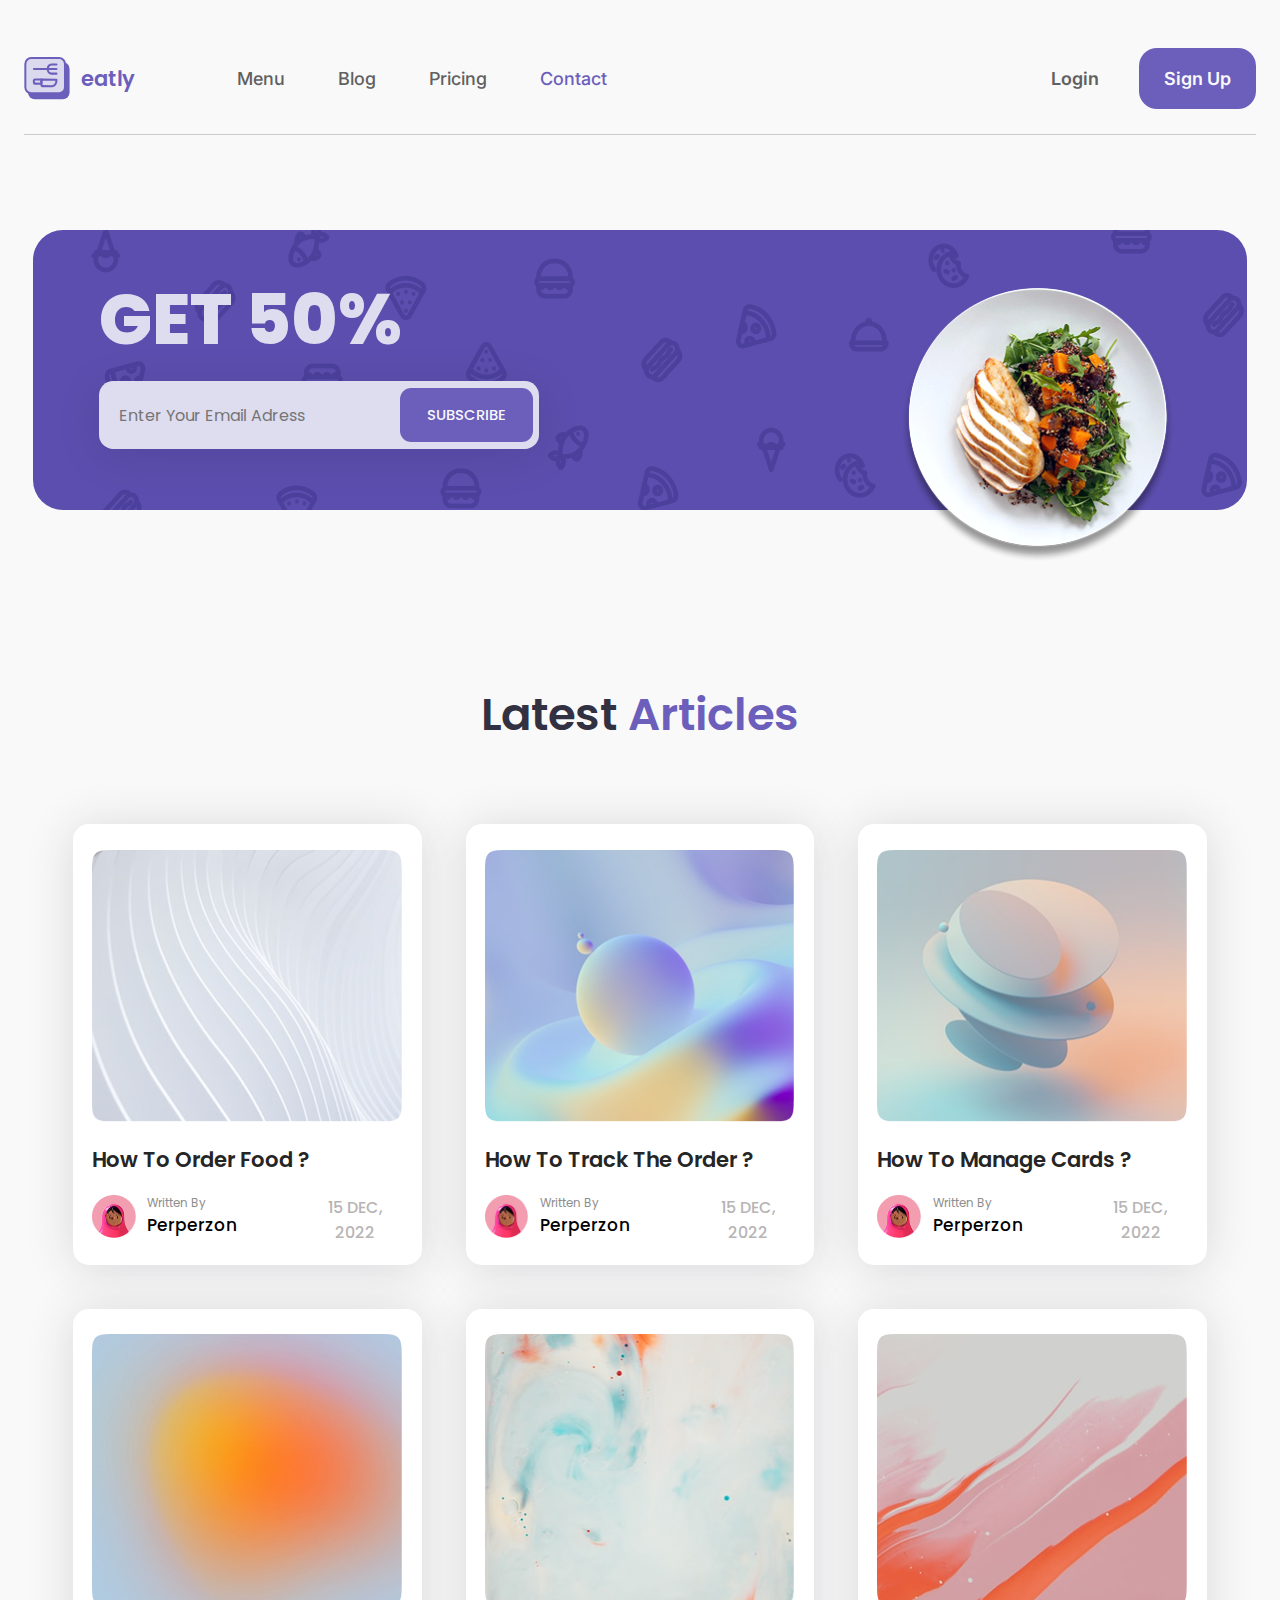
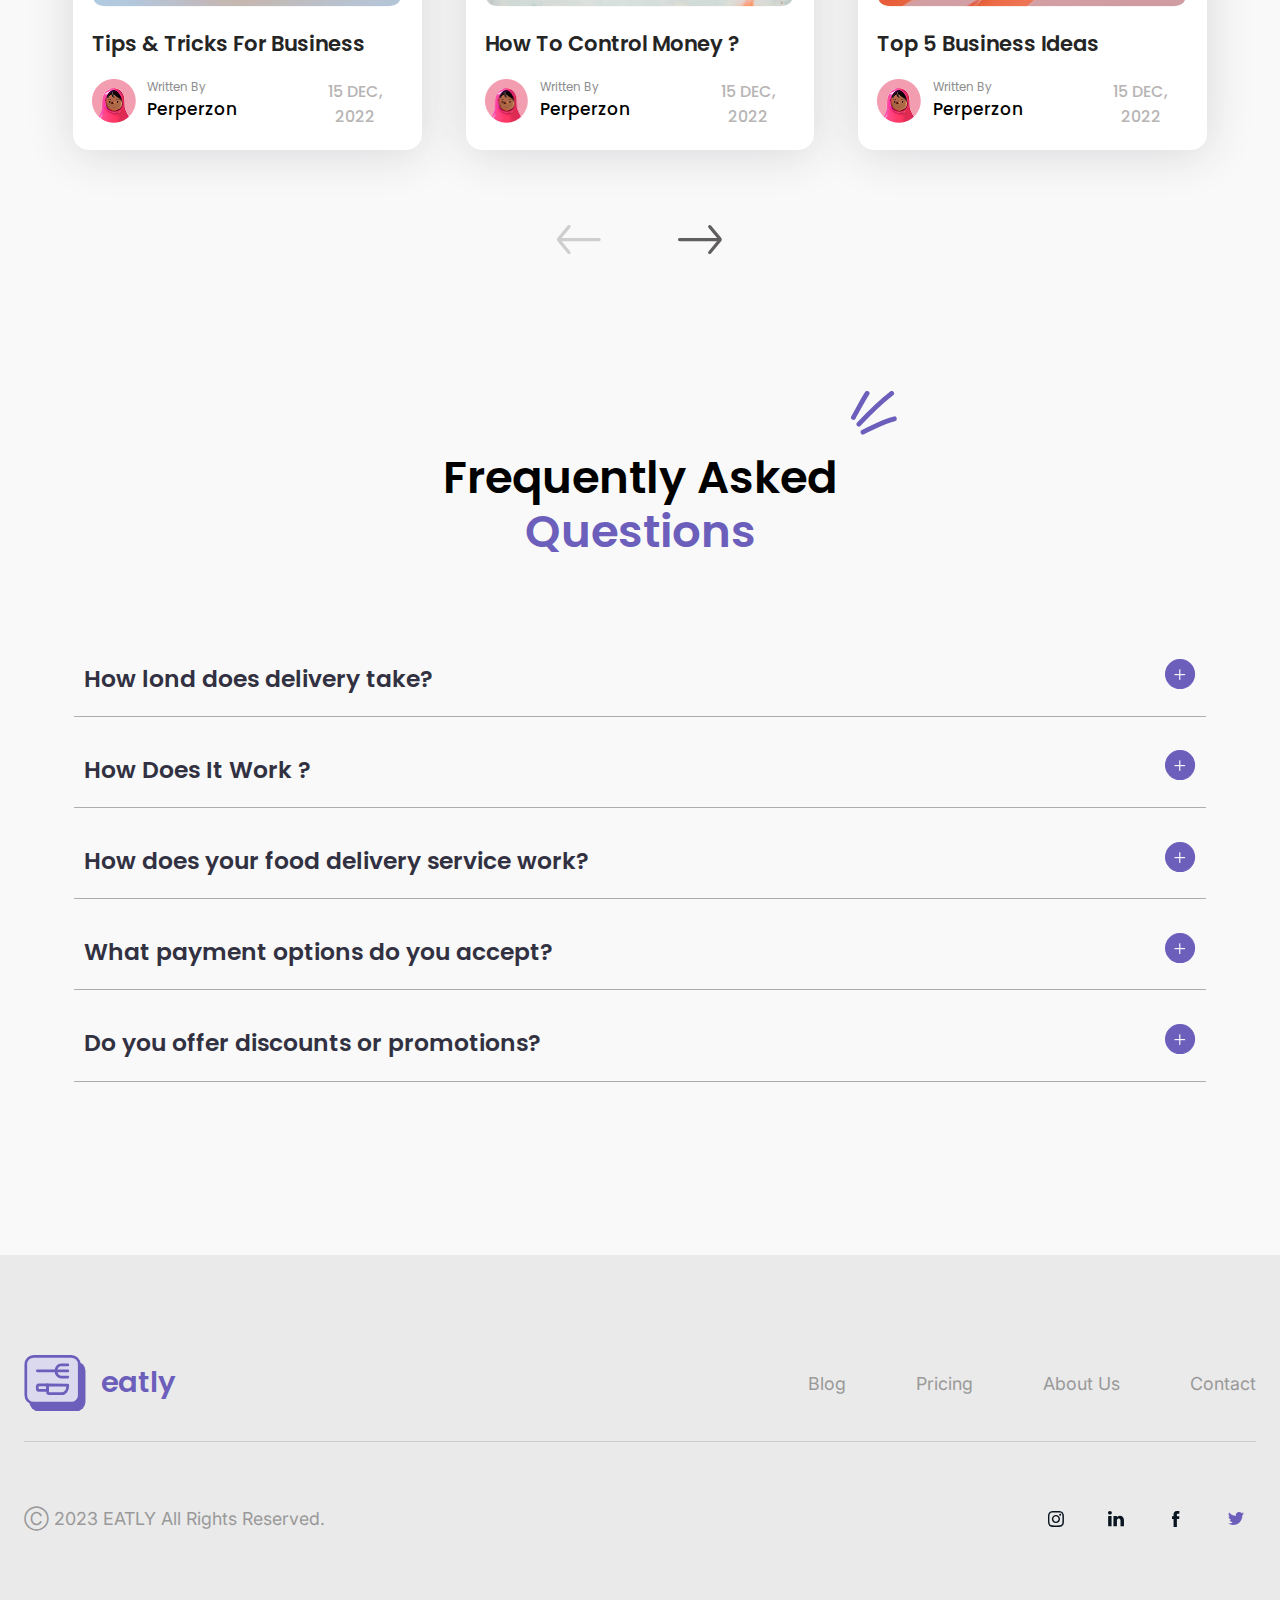
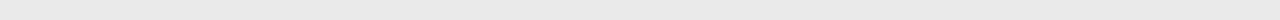
<file: latest_articles.html>
<!DOCTYPE html>
<html>

<head>
    <title>eatly</title>
    <meta name="viewport" content="width=device-width, initial-scale=1.0">
    <link rel="preconnect" href="https://fonts.googleapis.com">
    <link rel="preconnect" href="https://fonts.gstatic.com" crossorigin>
    <link
        href="https://fonts.googleapis.com/css2?family=Onest:wght@100..900&family=Poppins:ital,wght@0,100;0,200;0,300;0,400;0,500;0,600;0,700;0,800;0,900;1,100;1,200;1,300;1,400;1,500;1,600;1,700;1,800;1,900&display=swap"
        rel="stylesheet">
    <link rel="preconnect" href="https://fonts.googleapis.com">
    <link rel="preconnect" href="https://fonts.gstatic.com" crossorigin>
    <link
        href="https://fonts.googleapis.com/css2?family=Inter:ital,opsz,wght@0,14..32,100..900;1,14..32,100..900&family=Onest:wght@100..900&family=Poppins:ital,wght@0,100;0,200;0,300;0,400;0,500;0,600;0,700;0,800;0,900;1,100;1,200;1,300;1,400;1,500;1,600;1,700;1,800;1,900&display=swap"
        rel="stylesheet">
    <link rel="stylesheet" href="css/global.css" />
    <link rel="stylesheet" href="css/reset.css" />
    <link rel="stylesheet" href="css/header.css" />
    <link rel="stylesheet" href="css/footer.css" />
    <link rel="stylesheet" href="css/contact_us/contact_us.css" />
    <link rel="stylesheet" href="css/subscribe.css" />
    <link rel="stylesheet" href="css/latest_articles_card.css" />
    <link rel="stylesheet" href="css/faq.css" />
</head>

<body>
    <header>
        <div class="container">
            <div class="hdr_flex">
                <a href="index.html" class="logo">
                    <img src="img/logo.svg" alt="logo" width=45.94px height=42.31px>
                    eatly
                </a>
                <div class="nav">
                    <a href="menu.html">Menu</a>
                    <a href="latest_articles.html">Blog</a>
                    <a href="pricing.html">Pricing</a>
                    <a class="current-page" href="contact_us.html">Contact</a>
                </div>
                <div class="buttons">
                    <a class="button1" href="sign-in.html">Login</a>
                    <a class="button2" href="sign-up.html">Sign Up</a>
                </div>
                <img src="img/burger.svg" class="burger-menu-btn">
            </div>
        </div>
    </header>
    <hr class="section-divider">



    <section class="blog__articles">
        <div class="subscribe">
            <div class="subscribe__maskgroup">
                <div class="subscribe__get50">GET 50%</div>

                <div class="subscribe__enteremail">
                    <input type="text" placeholder="Enter Your Email Adress" />
                    <a href="#" class="subscribe__subscribe">SUBSCRIBE</a>
                </div>
            </div>
            <div class="subscribe__groupburgers">
                <div class="subscribe__leftgroupburgers">
                    <img src="img/Group 34845.png">
                </div>

                <div class="subscribe__rightgroupburgers">
                    <img src="img/Group 34844.png">
                </div>
            </div>

            <div class="subscribe__foodimage">
                <img src="img/Food Image.png" width=274px height=276px>
            </div>
        </div>
    </section>


    <section>

        <h1 class="title_article_card">Latest <span class="title_article_card_color">Articles</span></h1>

        <div class="conteiner_cards">
            <a href="blog-artical.html" class="card">
                <img src="img/title_article_card/card_1.png" alt="card_1" class="card_picture">
                <h3 class="title_card">How To Order Food ?</h3>

                <div class="info_card">
                    <div class="ava">
                        <img src="img/title_article_card/ava_1.png" alt="ava_1" class="ava_picture">
                    </div>

                    <div class="author">
                        <p class="written">Written By</p>
                        <p class="Perperzon">Perperzon</p>
                    </div>

                    <div class="date">
                        <p class="date_card">15 DEC, 2022</p>
                    </div>
                </div>

            </a>

            <div class="card">
                <img src="img/title_article_card/card_2.png" alt="card_2" class="card_picture">
                <h3 class="title_card">How To Track The Order ?</h3>
                <div class="info_card">
                    <div class="ava">
                        <img src="img/title_article_card/ava_1.png" alt="ava_1" class="ava_picture">
                    </div>

                    <div class="author">
                        <p class="written">Written By</p>
                        <p class="Perperzon">Perperzon</p>
                    </div>

                    <div class="date">
                        <p class="date_card">15 DEC, 2022</p>
                    </div>
                </div>
            </div>

            <div class="card">
                <img src="img/title_article_card/card_3.png" alt="card_3" class="card_picture">
                <h3 class="title_card">How To Manage Cards ?</h3>
                <div class="info_card">
                    <div class="ava">
                        <img src="img/title_article_card/ava_1.png" alt="ava_1" class="ava_picture">
                    </div>

                    <div class="author">
                        <p class="written">Written By</p>
                        <p class="Perperzon">Perperzon</p>
                    </div>

                    <div class="date">
                        <p class="date_card">15 DEC, 2022</p>
                    </div>
                </div>
            </div>

            <div class="card">
                <img src="img/title_article_card/card_4.png" alt="card_4" class="card_picture">
                <h3 class="title_card">Tips & Tricks For Business</h3>
                <div class="info_card">
                    <div class="ava">
                        <img src="img/title_article_card/ava_1.png" alt="ava_1" class="ava_picture">
                    </div>

                    <div class="author">
                        <p class="written">Written By</p>
                        <p class="Perperzon">Perperzon</p>
                    </div>

                    <div class="date">
                        <p class="date_card">15 DEC, 2022</p>
                    </div>
                </div>
            </div>

            <div class="card">
                <img src="img/title_article_card/card_5.png" alt="card_5" class="card_picture">
                <h3 class="title_card">How To Control Money ?</h3>
                <div class="info_card">
                    <div class="ava">
                        <img src="img/title_article_card/ava_1.png" alt="ava_1" class="ava_picture">
                    </div>

                    <div class="author">
                        <p class="written">Written By</p>
                        <p class="Perperzon">Perperzon</p>
                    </div>

                    <div class="date">
                        <p class="date_card">15 DEC, 2022</p>
                    </div>
                </div>
            </div>

            <div class="card">
                <img src="img/title_article_card/card_6.png" alt="card_6" class="card_picture">
                <h3 class="title_card">Top 5 Business Ideas</h3>
                <div class="info_card">
                    <div class="ava">
                        <img src="img/title_article_card/ava_1.png" alt="ava_1" class="ava_picture">
                    </div>

                    <div class="author">
                        <p class="written">Written By</p>
                        <p class="Perperzon">Perperzon</p>
                    </div>

                    <div class="date">
                        <p class="date_card">15 DEC, 2022</p>
                    </div>
                </div>
            </div>
        </div>
        <div class="article-arrow"><img src="img/arrow_articles.svg" alt="arrows"></div>
    </section>

    <section class="faq">
        <div class="container">
            <div class="faq__title_pobolshe">
                <div class="faq__title">
                    Frequently Asked <br>
                    <span class="faq__title--highlight">
                        Questions
                    </span>
                    <img class="faq__title_palochki" src="img/palochki.svg">
                </div>
            </div>
            <div class="faq__questions">
                <div class="faq__question">
                    <div class="question__content">How lond does delivery take?</div>
                    <div class="question__button">
                        <img src="img/Plus.svg">
                    </div>
                </div>
                <div class="faq__question">
                    <div class="question__content">How Does It Work ?</div>
                    <div class="question__button">
                        <img src="img/Plus.svg">
                    </div>
                </div>
                <div class="faq__question">
                    <div class="question__content">How does your food delivery service work?</div>
                    <div class="question__button">
                        <img src="img/Plus.svg">
                    </div>
                </div>
                <div class="faq__question">
                    <div class="question__content">What payment options do you accept?</div>
                    <div class="question__button">
                        <img src="img/Plus.svg">
                    </div>
                </div>
                <div class="faq__question">
                    <div class="question__content">Do you offer discounts or promotions?</div>
                    <div class="question__button">
                        <img src="img/Plus.svg">
                    </div>
                </div>
            </div>
        </div>

    </section>


    <footer>
        <div class="container">
            <div class="upperpart">
                <a href="" class="logo">
                    <img src="img/logo.svg" alt="logo" width=61.88px height=57px>
                    eatly
                </a>
                <div class="links">
                    <a href="latest_articles.html" class="footer__button">Blog</a>
                    <a href="pricing.html" class="footer__button">Pricing</a>
                    <a href="#" class="footer__button">About Us</a>
                    <a href="#" class="footer__button">Contact</a>
                </div>
            </div>

            <div class="lowerpart">
                <div class="footerbuttons">
                    &#9400 2023 EATLY All Rights Reserved.
                </div>
                <div class="networks">
                    <a href="#" class="instagram">
                        <img src="img/instagram.svg">
                    </a>
                    <a href="#" class="linkedin">
                        <img src="img/linkedin.svg">
                    </a>
                    <a href="#" class="facebook">
                        <img src="img/facebook.svg">
                    </a>
                    <a href="#" class="twitter">
                        <img src="img/twitter.svg">
                    </a>
                </div>
            </div>
        </div>
    </footer>
</body>

</html>
</file>
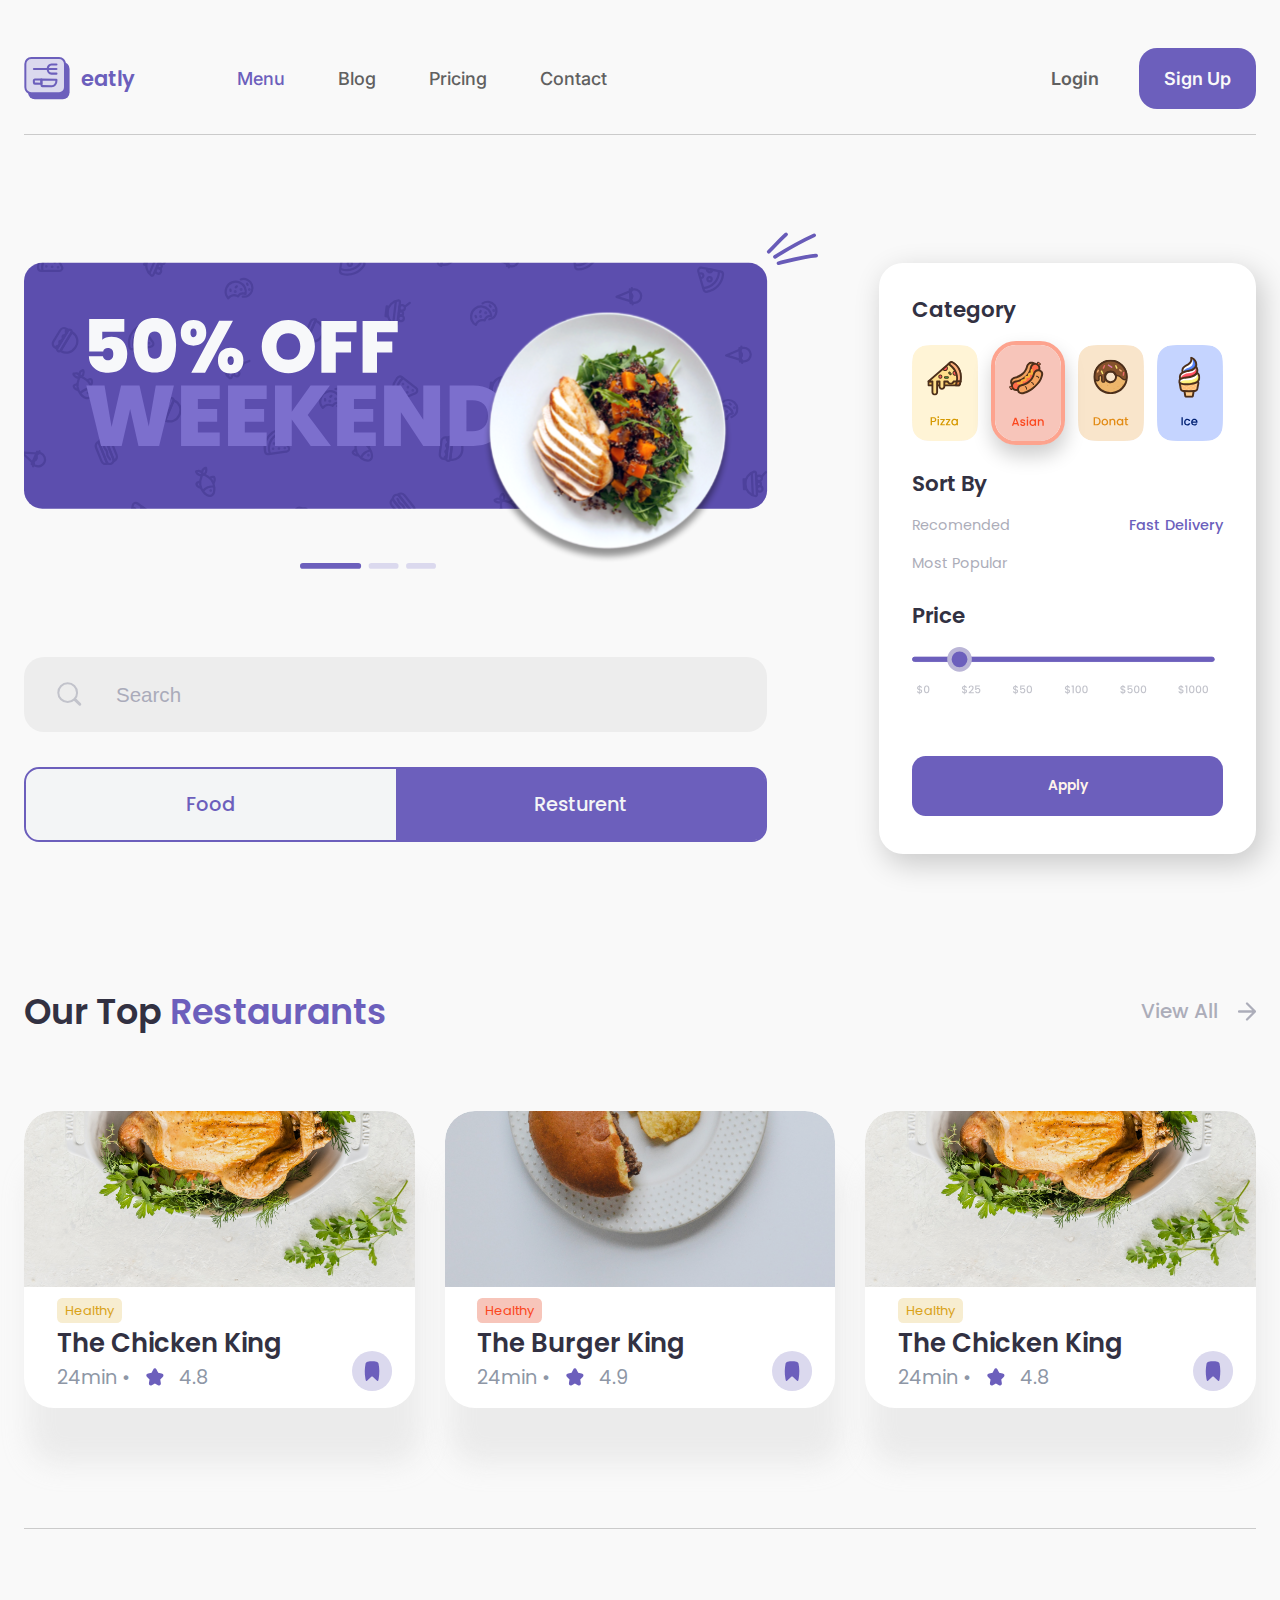
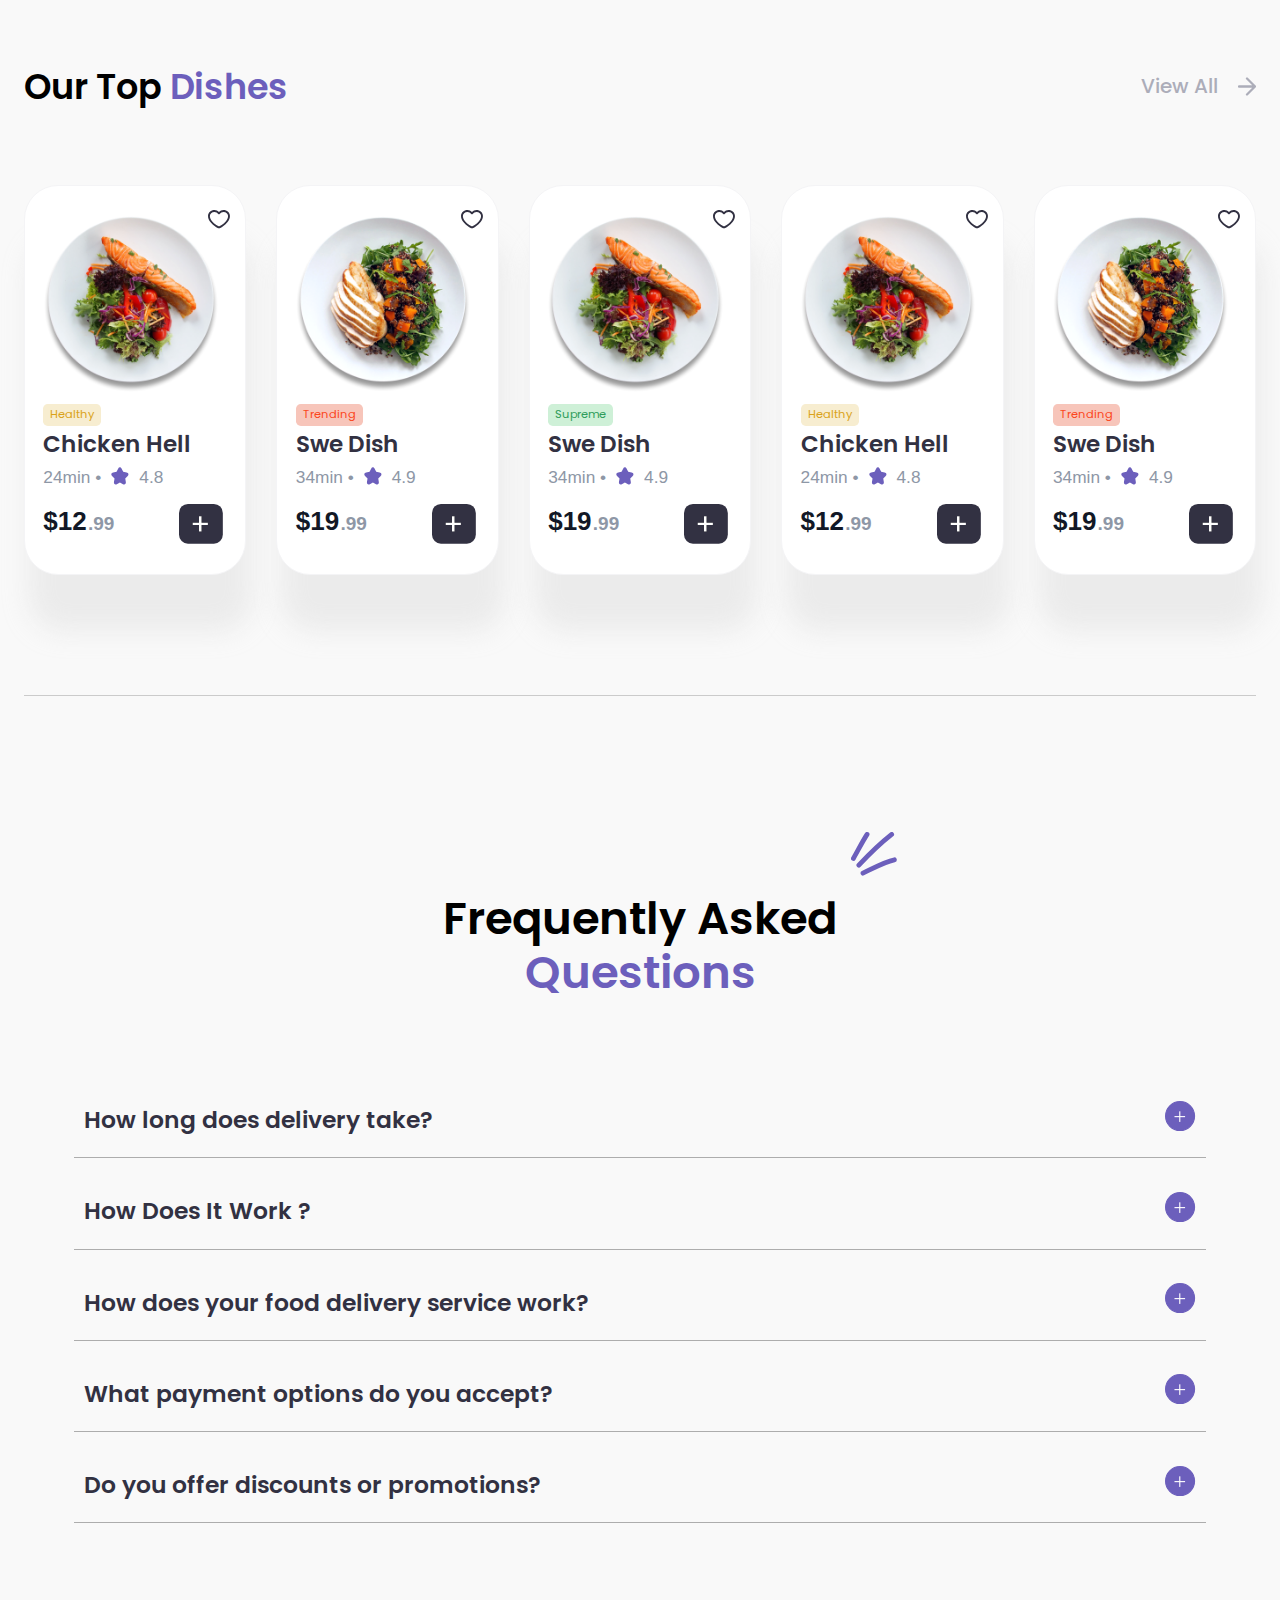
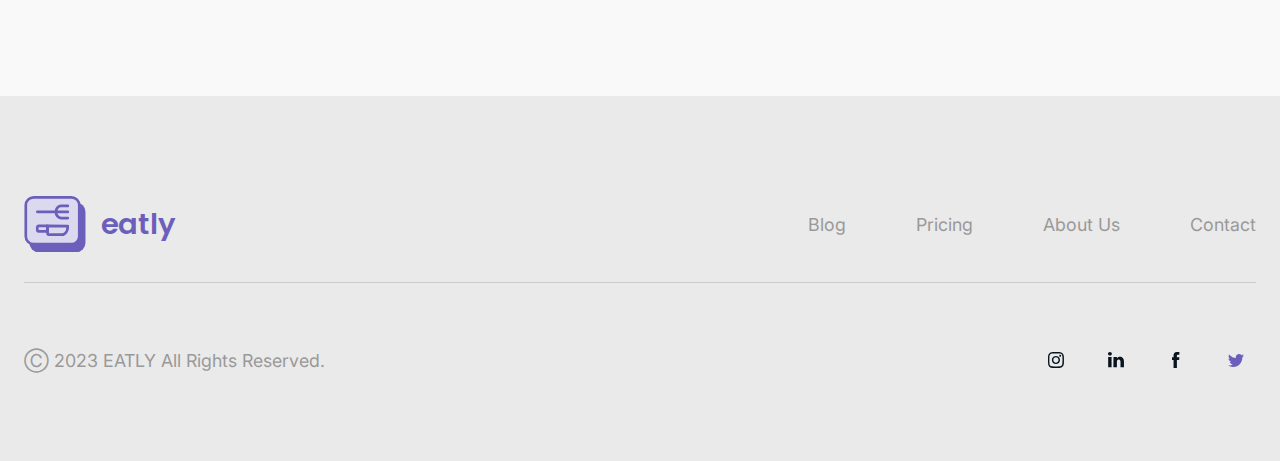
<file: menu.html>
<!DOCTYPE html>
<html>

<head>
    <title>eatly</title>
    <meta name="viewport" content="width=device-width, initial-scale=1.0">
    <link rel="preconnect" href="https://fonts.googleapis.com">
    <link rel="preconnect" href="https://fonts.gstatic.com" crossorigin>
    <link
        href="https://fonts.googleapis.com/css2?family=Onest:wght@100..900&family=Poppins:ital,wght@0,100;0,200;0,300;0,400;0,500;0,600;0,700;0,800;0,900;1,100;1,200;1,300;1,400;1,500;1,600;1,700;1,800;1,900&display=swap"
        rel="stylesheet">
    <link rel="preconnect" href="https://fonts.googleapis.com">
    <link rel="preconnect" href="https://fonts.gstatic.com" crossorigin>
    <link
        href="https://fonts.googleapis.com/css2?family=Inter:ital,opsz,wght@0,14..32,100..900;1,14..32,100..900&family=Onest:wght@100..900&family=Poppins:ital,wght@0,100;0,200;0,300;0,400;0,500;0,600;0,700;0,800;0,900;1,100;1,200;1,300;1,400;1,500;1,600;1,700;1,800;1,900&display=swap"
        rel="stylesheet">
    <link rel="stylesheet" href="css/global.css" />
    <link rel="stylesheet" href="css/reset.css" />
    <link rel="stylesheet" href="css/header.css" />
    <link rel="stylesheet" href="css/footer.css" />
    <link rel="stylesheet" href="css/menu/hero.css" />
    <link rel="stylesheet" href="css/restaurants.css" />
    <link rel="stylesheet" href="css/dishes.css" />
    <link rel="stylesheet" href="css/faq.css" />
</head>

<body>
    <header>
        <div class="container">
            <div class="hdr_flex">
                <a href="index.html" class="logo">
                    <img src="img/logo.svg" alt="logo" width=45.94px height=42.31px>
                    eatly
                </a>
                <div class="nav">
                    <a class="current-page" href="menu.html">Menu</a>
                    <a href="latest_articles.html">Blog</a>
                    <a href="pricing.html">Pricing</a>
                    <a href="contact_us.html">Contact</a>
                </div>
                <div class="buttons">
                    <a class="button1" href="sign-in.html">Login</a>
                    <a class="button2" href="sign-up.html">Sign Up</a>
                </div>
                <img src="img/burger.svg" class="burger-menu-btn">
            </div>
        </div>
    </header>
    <hr class="section-divider">


    <section class="hero">
        <div class="container">
            <div class="hero__block">
                <div class="hero__block--left">
                    <div class="hero__banner">
                        <img src="img/menu/banner.svg">
                        <img class="banner__slider" src="img/menu/slider-lines.svg">
                    </div>
                    <div class="hero__searchbar">
                        <img class="search__icon" src="img/menu/search.svg">
                        <input class="search__input" type="text" placeholder="Search">
                    </div>
                    <div class="hero__buttons">
                        <button class="hero__button-food">Food</button>
                        <button class="hero__button-resturent">Resturent</button>
                    </div>
                </div>
                <div class="hero__block--right">
                    <div class="hero__filter">
                        <div class="filter__title">
                            Category
                        </div>
                        <div class="filter__buttons">
                            <img class="filter__button" src=img/menu/pizza.svg>
                            <img class="filter__button filter__button--highlight" src=img/menu/asian.svg>
                            <img class="filter__button" src=img/menu/donut.svg>
                            <img class="filter__button" src=img/menu/ice.svg>
                        </div>
                        <div class="filter__title">
                            Sort By
                        </div>
                        <div class="filter__sortby">
                            <div class="filter__sorts">
                                <span class="filter__sort1">Recomended</span>
                                <span class="filter__sort2">Fast Delivery</span>
                            </div>
                            <div class="filter__sorts">
                                <span class="filter__sort1">Most Popular</span>
                            </div>
                        </div>
                        <div class="filter__title">
                            Price
                        </div>
                        <div class="filter__slider">
                            <img src="img/menu/slider-price.svg">
                        </div>
                        <button class="filter__apply">Apply</button>
                    </div>
                </div>
            </div>
        </div>
    </section>

    <section class="restaurants restaurants--menu-page">
        <div class="container">
            <div class="restaurants__title">
                <div class="title__content">
                    Our Top<span class="restaurants__title--highlight">Restaurants</span>
                </div>
                <a href="#" class="restaurants__viewall">View All <img src="img/view_all_arrow.svg"></a>
            </div>
            <div class="restaurants__cards">
                <a href="restaurant.html" class="restaurants__card">
                    <div class="card__image">
                        <img src="img/rest-1.jpg">
                    </div>
                    <div class="card__content">
                        <div class="card__tag tag--healthy">Healthy</div>
                        <div class="card__title">The Chicken King</div>
                        <div class="card__info">
                            24min •
                            <img src="img/card-star.svg">
                            4.8
                        </div>
                        <button class="card__bookmark" type="button">
                            <img src="img/Bookmark.svg">
                        </button>
                    </div>
                </a>

                <a href="#" class="restaurants__card">
                    <div href="#" class="card__image">
                        <img src="img/rest-2.jpg">
                    </div>
                    <div class="card__content">
                        <div class="card__tag tag--trending">Healthy</div>
                        <div class="card__title">The Burger King</div>
                        <div class="card__info">
                            24min •
                            <img src="img/card-star.svg">
                            4.9
                        </div>
                        <button class="card__bookmark" type="button">
                            <img src="img/Bookmark.svg">
                        </button>
                    </div>
                </a>

                <a href="restaurant.html" class="restaurants__card">
                    <div class="card__image">
                        <img src="img/rest-1.jpg">
                    </div>
                    <div class="card__content">
                        <div class="card__tag tag--healthy">Healthy</div>
                        <div class="card__title">The Chicken King</div>
                        <div class="card__info">
                            24min •
                            <img src="img/card-star.svg">
                            4.8
                        </div>
                        <button class="card__bookmark" type="button">
                            <img src="img/Bookmark.svg">
                        </button>
                    </div>
                </a>
            </div>

        </div>
    </section>
    <hr class="section-divider">


    <section class="dishes dishes--menu-page">
        <div class="container">
            <div class="dishes__title">
                <div class="dishes__title-content">
                    Our Top <span class="dishes__title--highligth">Dishes</span>
                </div>
                <a href="#" class="restaurants__viewall">View All <img src="img/view_all_arrow.svg"></a>
            </div>
            <div class="dishes__cards">
                <!--Card 1-->
                <a href="menu_map.html" class="dishes__card">
                    <div class="dishes__card__image">
                        <img src="img/Food-Image3-Edited.png" alt="food_image">
                    </div>
                    <div class="dishes__card__heart" type="button">
                        <img src="img/heart-icon.svg">
                    </div>
                    <div class="dishes__card__content">
                        <div class="dishes__card__tag tag--healthy">Healthy</div>
                        <div class="dishes__card__title">Chicken Hell</div>
                        <div class="dishes__card__info">
                            24min •
                            <img src="img/card-star.svg">
                            4.8
                        </div>
                        <div class="card__price__cart">
                            <div class="card__price">
                                $12
                            </div>
                            <div class="card__cart" type="button">
                                <img src="img/add.svg">
                            </div>
                        </div>
                    </div>
                </a>

                <!--Card 2-->
                <a href="menu_map.html" class="dishes__card">
                    <div class="dishes__card__image">
                        <img src="img/Food-Image2-Edited.png" alt="food_image">
                    </div>
                    <div class="dishes__card__heart" type="button">
                        <img src="img/heart-icon.svg">
                    </div>
                    <div class="dishes__card__content">
                        <div class="dishes__card__tag tag--trending">Trending</div>
                        <div class="dishes__card__title">Swe Dish</div>
                        <div class="dishes__card__info">
                            34min •
                            <img src="img/card-star.svg">
                            4.9
                        </div>
                        <div class="card__price__cart">
                            <div class="card__price">
                                $19
                            </div>
                            <div class="card__cart" type="button">
                                <img src="img/add.svg">
                            </div>
                        </div>
                    </div>
                </a>

                <!--Card 3-->
                <a href="menu_map.html" class="dishes__card">
                    <div class="dishes__card__image">
                        <img src="img/Food-Image3-Edited.png" alt="food_image">
                    </div>
                    <div class="dishes__card__heart" type="button">
                        <img src="img/heart-icon.svg">
                    </div>
                    <div class="dishes__card__content">
                        <div class="dishes__card__tag tag--supreme">Supreme</div>
                        <div class="dishes__card__title">Swe Dish</div>
                        <div class="dishes__card__info">
                            34min •
                            <img src="img/card-star.svg">
                            4.9
                        </div>
                        <div class="card__price__cart">
                            <div class="card__price">
                                $19
                            </div>
                            <div class="card__cart" type="button">
                                <img src="img/add.svg">
                            </div>
                        </div>
                    </div>
                </a>

                <!--Card 4-->
                <a href="menu_map.html" class="dishes__card">
                    <div class="dishes__card__image">
                        <img src="img/Food-Image3-Edited.png" alt="food_image">
                    </div>
                    <div class="dishes__card__heart" type="button">
                        <img src="img/heart-icon.svg">
                    </div>
                    <div class="dishes__card__content">
                        <div class="dishes__card__tag tag--healthy">Healthy</div>
                        <div class="dishes__card__title">Chicken Hell</div>
                        <div class="dishes__card__info">
                            24min •
                            <img src="img/card-star.svg">
                            4.8
                        </div>
                        <div class="card__price__cart" type="button">
                            <div class="card__price">
                                $12
                            </div>
                            <div class="card__cart">
                                <img src="img/add.svg">
                            </div>
                        </div>
                    </div>
                </a>

                <!--Card 5-->
                <a href="menu_map.html" class="dishes__card">
                    <div class="dishes__card__image">
                        <img src="img/Food-Image2-Edited.png" alt="food_image">
                    </div>
                    <div class="dishes__card__heart" type="button">
                        <img src="img/heart-icon.svg">
                    </div>
                    <div class="dishes__card__content">
                        <div class="dishes__card__tag tag--trending">Trending</div>
                        <div class="dishes__card__title">Swe Dish</div>
                        <div class="dishes__card__info">
                            34min •
                            <img src="img/card-star.svg">
                            4.9
                        </div>
                        <div class="card__price__cart">
                            <div class="card__price">
                                $19
                            </div>
                            <div class="card__cart" type="button">
                                <img src="img/add.svg">
                            </div>
                        </div>
                    </div>
                </a>
            </div>
        </div>
    </section>
    <hr class="section-divider">

    <section class="faq">
        <div class="container">
            <div class="faq__title_pobolshe">
                <div class="faq__title">
                    Frequently Asked <br>
                    <span class="faq__title--highlight">
                        Questions
                    </span>
                    <img class="faq__title_palochki" src="img/palochki.svg">
                </div>
            </div>
            <div class="faq__questions">
                <div class="faq__question">
                    <div class="question__content">How long does delivery take?</div>
                    <div class="question__button">
                        <img src="img/Plus.svg">
                    </div>
                </div>
                <div class="faq__question">
                    <div class="question__content">How Does It Work ?</div>
                    <div class="question__button">
                        <img src="img/Plus.svg">
                    </div>
                </div>
                <div class="faq__question">
                    <div class="question__content">How does your food delivery service work?</div>
                    <div class="question__button">
                        <img src="img/Plus.svg">
                    </div>
                </div>
                <div class="faq__question">
                    <div class="question__content">What payment options do you accept?</div>
                    <div class="question__button">
                        <img src="img/Plus.svg">
                    </div>
                </div>
                <div class="faq__question">
                    <div class="question__content">Do you offer discounts or promotions?</div>
                    <div class="question__button">
                        <img src="img/Plus.svg">
                    </div>
                </div>
            </div>
        </div>

    </section>




    <footer>
        <div class="container">
            <div class="upperpart">
                <a href="" class="logo">
                    <img src="img/logo.svg" alt="logo" width=61.88px height=57px>
                    eatly
                </a>
                <div class="links">
                    <a href="latest_articles.html" class="footer__button">Blog</a>
                    <a href="pricing.html" class="footer__button">Pricing</a>
                    <a href="#" class="footer__button">About Us</a>
                    <a href="contact_us.html" class="footer__button">Contact</a>
                </div>
            </div>

            <div class="lowerpart">
                <div class="footerbuttons">
                    &#9400 2023 EATLY All Rights Reserved.
                </div>
                <div class="networks">
                    <a href="#" class="instagram">
                        <img src="img/instagram.svg">
                    </a>
                    <a href="#" class="linkedin">
                        <img src="img/linkedin.svg">
                    </a>
                    <a href="#" class="facebook">
                        <img src="img/facebook.svg">
                    </a>
                    <a href="#" class="twitter">
                        <img src="img/twitter.svg">
                    </a>
                </div>
            </div>
        </div>
    </footer>
</body>

</html>
</file>
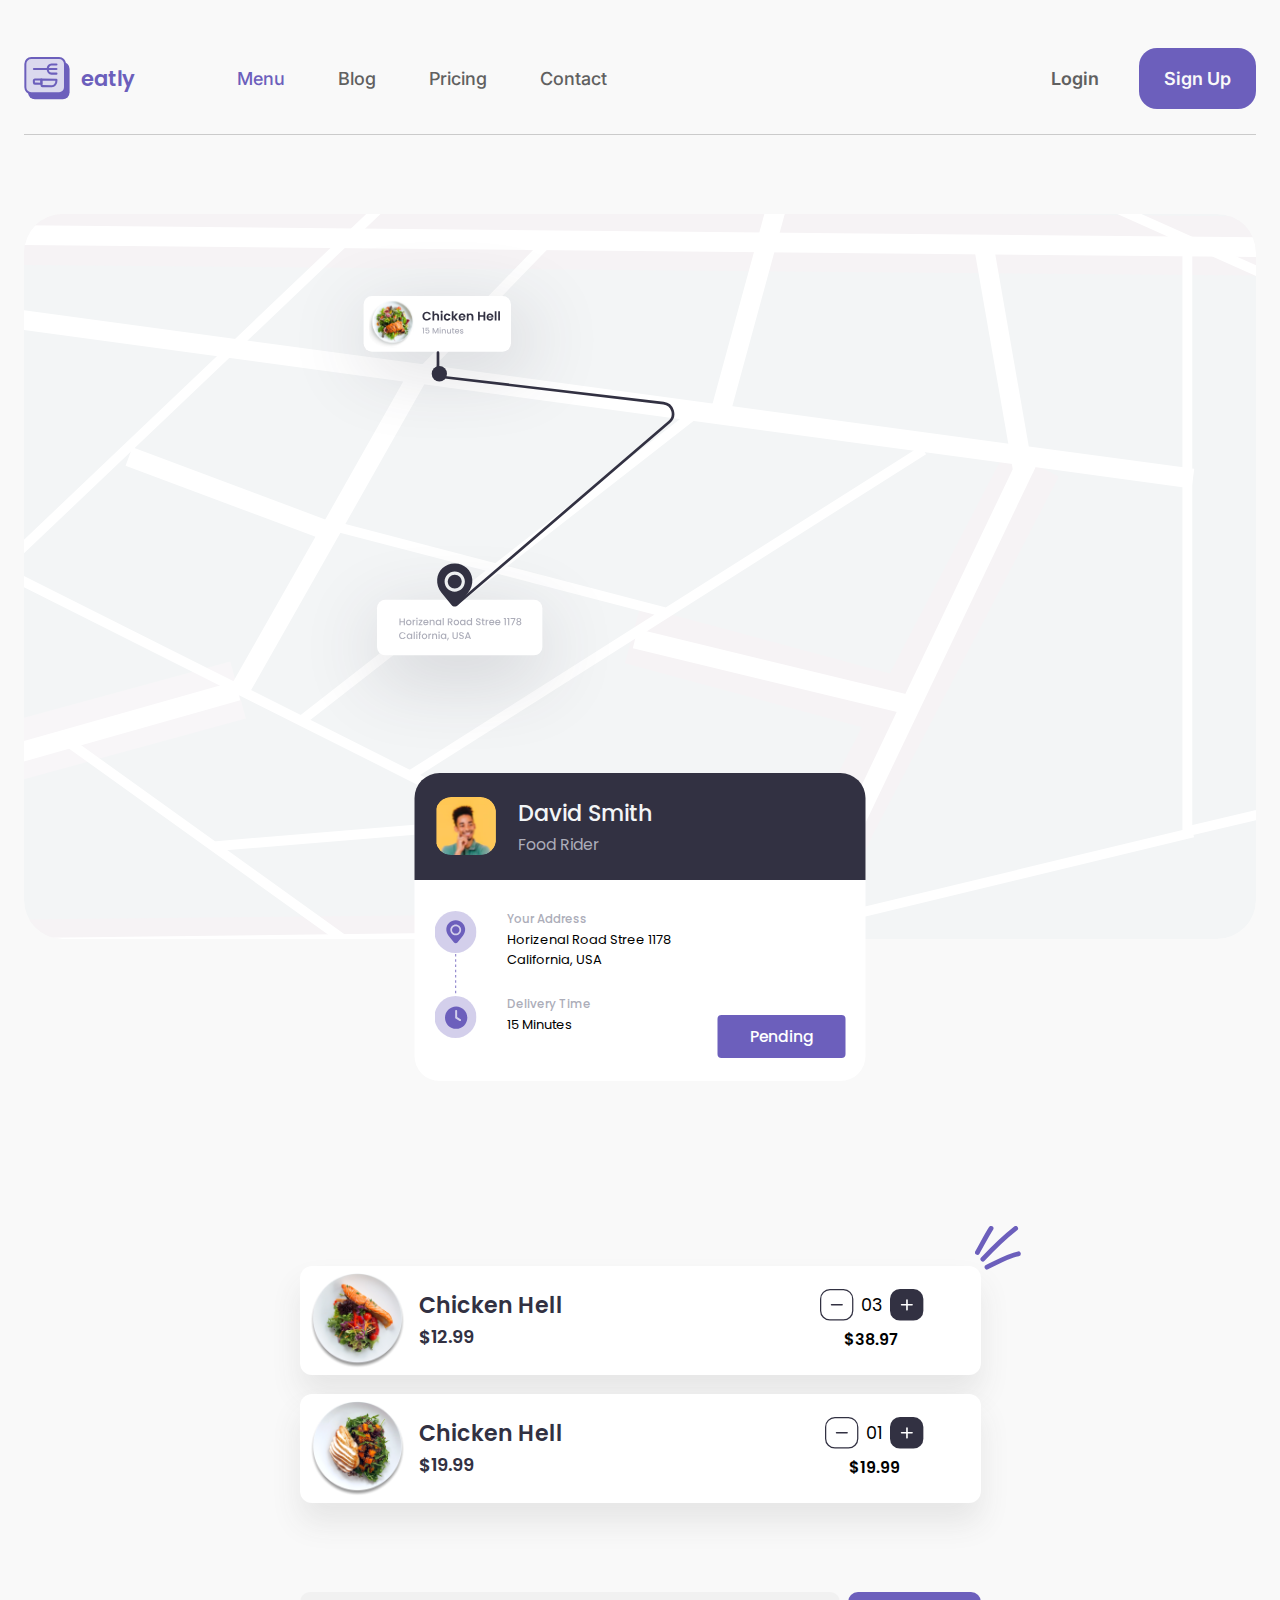
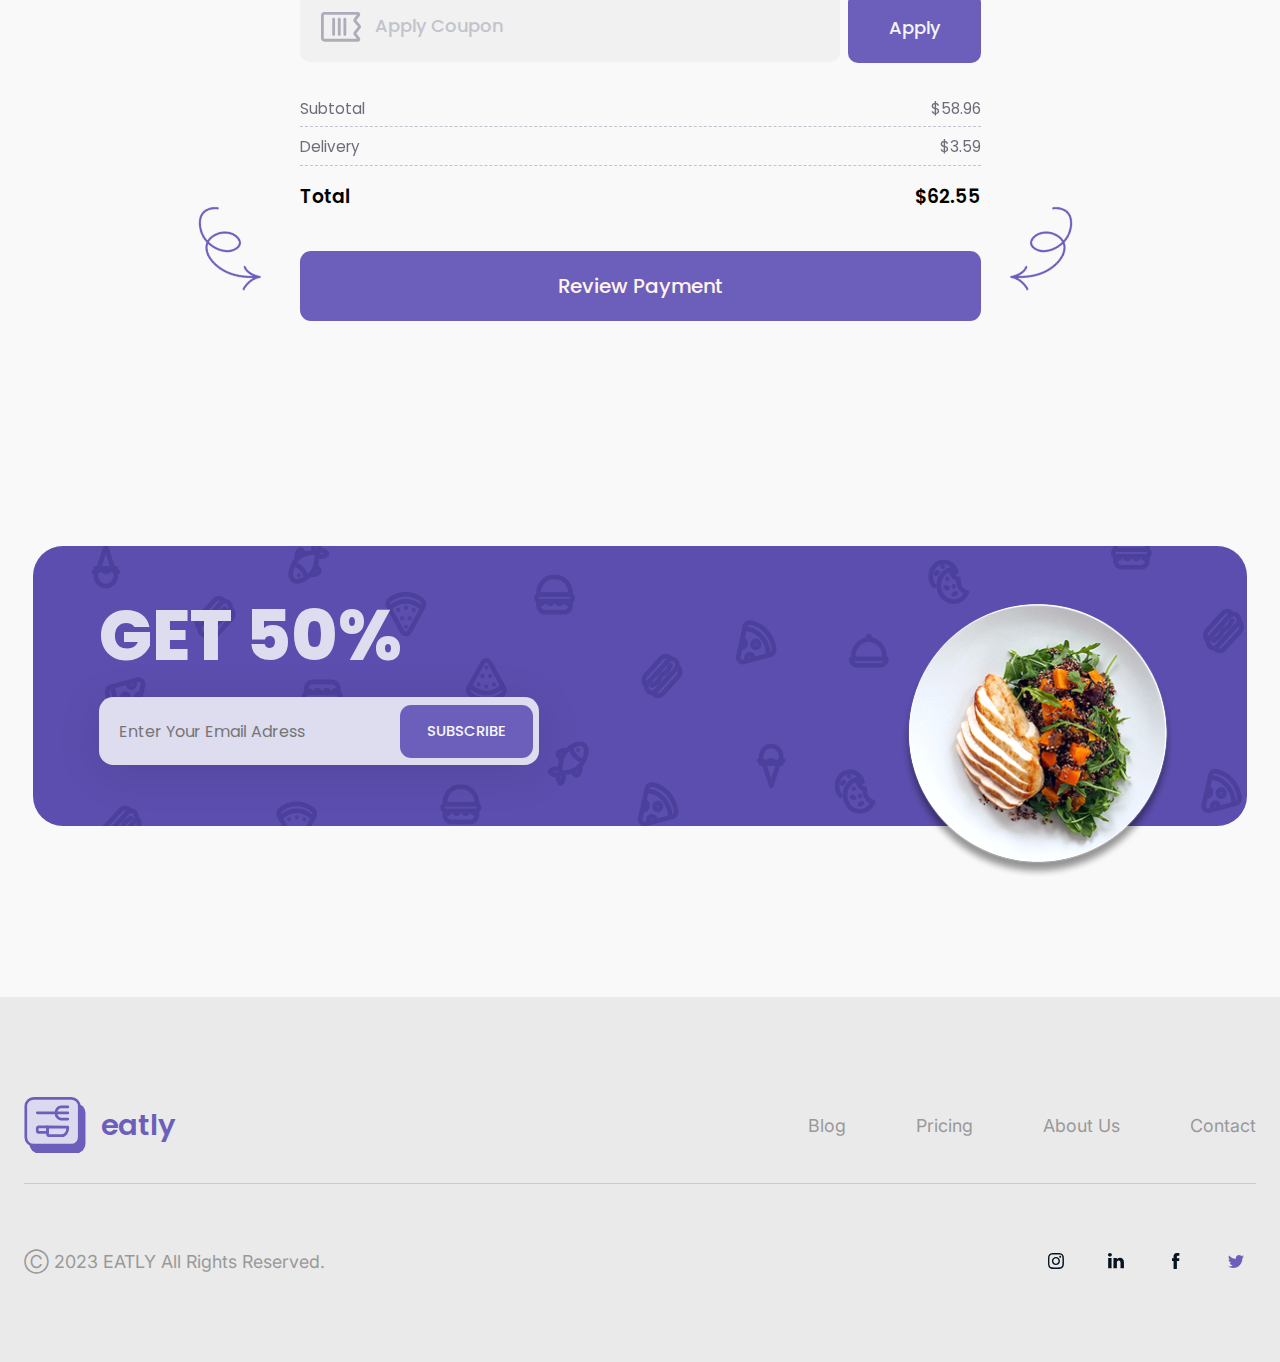
<file: menu_map.html>
<!DOCTYPE html>
<html>

<head>
    <title>eatly</title>
    <meta name="viewport" content="width=device-width, initial-scale=1.0">
    <link rel="preconnect" href="https://fonts.googleapis.com">
    <link rel="preconnect" href="https://fonts.gstatic.com" crossorigin>
    <link
        href="https://fonts.googleapis.com/css2?family=Onest:wght@100..900&family=Poppins:ital,wght@0,100;0,200;0,300;0,400;0,500;0,600;0,700;0,800;0,900;1,100;1,200;1,300;1,400;1,500;1,600;1,700;1,800;1,900&display=swap"
        rel="stylesheet">
    <link rel="preconnect" href="https://fonts.googleapis.com">
    <link rel="preconnect" href="https://fonts.gstatic.com" crossorigin>
    <link
        href="https://fonts.googleapis.com/css2?family=Inter:ital,opsz,wght@0,14..32,100..900;1,14..32,100..900&family=Onest:wght@100..900&family=Poppins:ital,wght@0,100;0,200;0,300;0,400;0,500;0,600;0,700;0,800;0,900;1,100;1,200;1,300;1,400;1,500;1,600;1,700;1,800;1,900&display=swap"
        rel="stylesheet">
    <link rel="stylesheet" href="css/global.css" />
    <link rel="stylesheet" href="css/reset.css" />
    <link rel="stylesheet" href="css/header.css" />
    <link rel="stylesheet" href="css/footer.css" />
    <link rel="stylesheet" href="css/menu-map.css" />
    <link rel="stylesheet" href="css/subscribe.css" />

</head>

<body>
    <header>
        <div class="container">
            <div class="hdr_flex menu-map">
                <a href="index.html" class="logo">
                    <img src="img/logo.svg" alt="logo" width=45.94px height=42.31px>
                    eatly
                </a>
                <div class="nav">
                    <a class="current-page" href="menu.html">Menu</a>
                    <a href="latest_articles.html">Blog</a>
                    <a href="pricing.html">Pricing</a>
                    <a href="contact_us.html">Contact</a>
                </div>
                <div class="buttons">
                    <a class="button1" href="sign-in.html">Login</a>
                    <a class="button2" href="sign-up.html">Sign Up</a>
                </div>
                <img src="img/burger.svg" class="burger-menu-btn">
            </div>
        </div>
    </header>
    <hr class="section-divider">


    <section class="map">
        <div class="container">
            <img width="100%" class="map__map" src="img/map.svg">
            <div class="map__detail-card">
                <div class="detail-card__title">
                    <img width="61px" class="detail-card__driver" src="img/nigger.svg">
                    <div class="detail-card__text">
                        <div class="detail-card__name">David Smith</div>
                        <div class="detail-card__profession">Food Rider</div>
                    </div>
                </div>
                <div class="detail-card__details">
                    <div class="detail-card__detail">
                        <img src="img/Location-icon.svg">
                        <div class="detail-card__text">
                            <div class="detail-card__uppertext">Your Address</div>
                            <div class="detail-card__lowertext">Horizenal Road Stree 1178<br>California, USA</div>
                        </div>
                    </div>
                    <div class="detail-card__detail">
                        <img src="img/Time-icon.svg">
                        <div class="detail-card__text">
                            <div class="detail-card__uppertext">Delivery Time</div>
                            <div class="detail-card__lowertext">15 Minutes</div>
                        </div>
                    </div>
                    <img width="2px" class="liniya_durackaya" src="img/liniya_durackaya.svg">
                </div>
                <div class="detail-card__status">Pending</div>
            </div>
        </div>
    </section>

    <section class="payment">
        <div class="container">
            <div class="payment__product-cards">
                <div class="payment__product-card">
                    <img class="payment__palochki" src="img/palochki.svg">
                    <div class="product-card__left-part">
                        <img height="95px" src="img/Food-Image3-Edited.png">
                        <div class="product-card__text">
                            <div class="product-card__name">Chicken Hell</div>
                            <div class="product-card__cost">$12.99</div>
                        </div>
                    </div>
                    <div class="product-card__right-part">
                        <div class="product-card__amount">
                            <img src="img/menu_map/Minus.svg">
                            03
                            <img src="img/menu_map/Plus.svg">
                        </div>
                        <div class="product-card__sumcost">$38.97</div>
                    </div>
                </div>
                <div class="payment__product-card">
                    <div class="product-card__left-part">
                        <img height="95px" src="img/Food-Image2-Edited.png">
                        <div class="product-card__text">
                            <div class="product-card__name">Chicken Hell</div>
                            <div class="product-card__cost">$19.99</div>
                        </div>
                    </div>
                    <div class="product-card__right-part">
                        <div class="product-card__amount">
                            <img src="img/menu_map/Minus.svg">
                            01
                            <img src="img/menu_map/Plus.svg">
                        </div>
                        <div class="product-card__sumcost">$19.99</div>
                    </div>
                </div>
            </div>
            <div class="payment__coupon-section">
                <div class="payment__coupon">
                    <img height="30px" src="img/coupon-icon.svg">
                    <input class="coupon__input" placeholder="Apply Coupon">
                </div>
                <button class="payment__coupon-apply">Apply</button>
            </div>
            <div class="payment__total">
                <div class="payment__subtotal">
                    Subtotal <span>$58.96</span>
                </div>
                <div class="payment__subtotal">
                    Delivery <span>$3.59</span>
                </div>
                <div class="payment__supertotal">
                    Total <span>$62.55</span>
                </div>
                <div class="payment__button--sostrelkoy">
                    <button class="payment__button">Review Payment</button>
                    <img class="payment__button-strelko1" src="img/Arrow.png">
                    <img class="payment__button-strelko2" src="img/Arrow.png">
                </div>
            </div>
        
        </div>
    </section>
    
    <section>
        <div class="subscribe">
            <div class="subscribe__maskgroup">
                <div class="subscribe__get50">GET 50%</div>

                <div class="subscribe__enteremail">
                    <input type="text" placeholder="Enter Your Email Adress" />
                    <a href="#" class="subscribe__subscribe">SUBSCRIBE</a>
                </div>
            </div>
            <div class="subscribe__groupburgers">
                <div class="subscribe__leftgroupburgers">
                    <img src="img/Group 34845.png">
                </div>

                <div class="subscribe__rightgroupburgers">
                    <img src="img/Group 34844.png">
                </div>
            </div>

            <div class="subscribe__foodimage">
                <img src="img/Food Image.png" width=274px height=276px>
            </div>
        </div>
    </section>







    <footer>
        <div class="container">
            <div class="upperpart">
                <a href="" class="logo">
                    <img src="img/logo.svg" alt="logo" width=61.88px height=57px>
                    eatly
                </a>
                <div class="links">
                    <a href="latest_articles.html" class="footer__button">Blog</a>
                    <a href="pricing.html" class="footer__button">Pricing</a>
                    <a href="#" class="footer__button">About Us</a>
                    <a href="contact_us.html" class="footer__button">Contact</a>
                </div>
            </div>

            <div class="lowerpart">
                <div class="footerbuttons">
                    &#9400 2023 EATLY All Rights Reserved.
                </div>
                <div class="networks">
                    <a href="#" class="instagram">
                        <img src="img/instagram.svg">
                    </a>
                    <a href="#" class="linkedin">
                        <img src="img/linkedin.svg">
                    </a>
                    <a href="#" class="facebook">
                        <img src="img/facebook.svg">
                    </a>
                    <a href="#" class="twitter">
                        <img src="img/twitter.svg">
                    </a>
                </div>
            </div>
        </div>
    </footer>
</body>

</html>
</file>
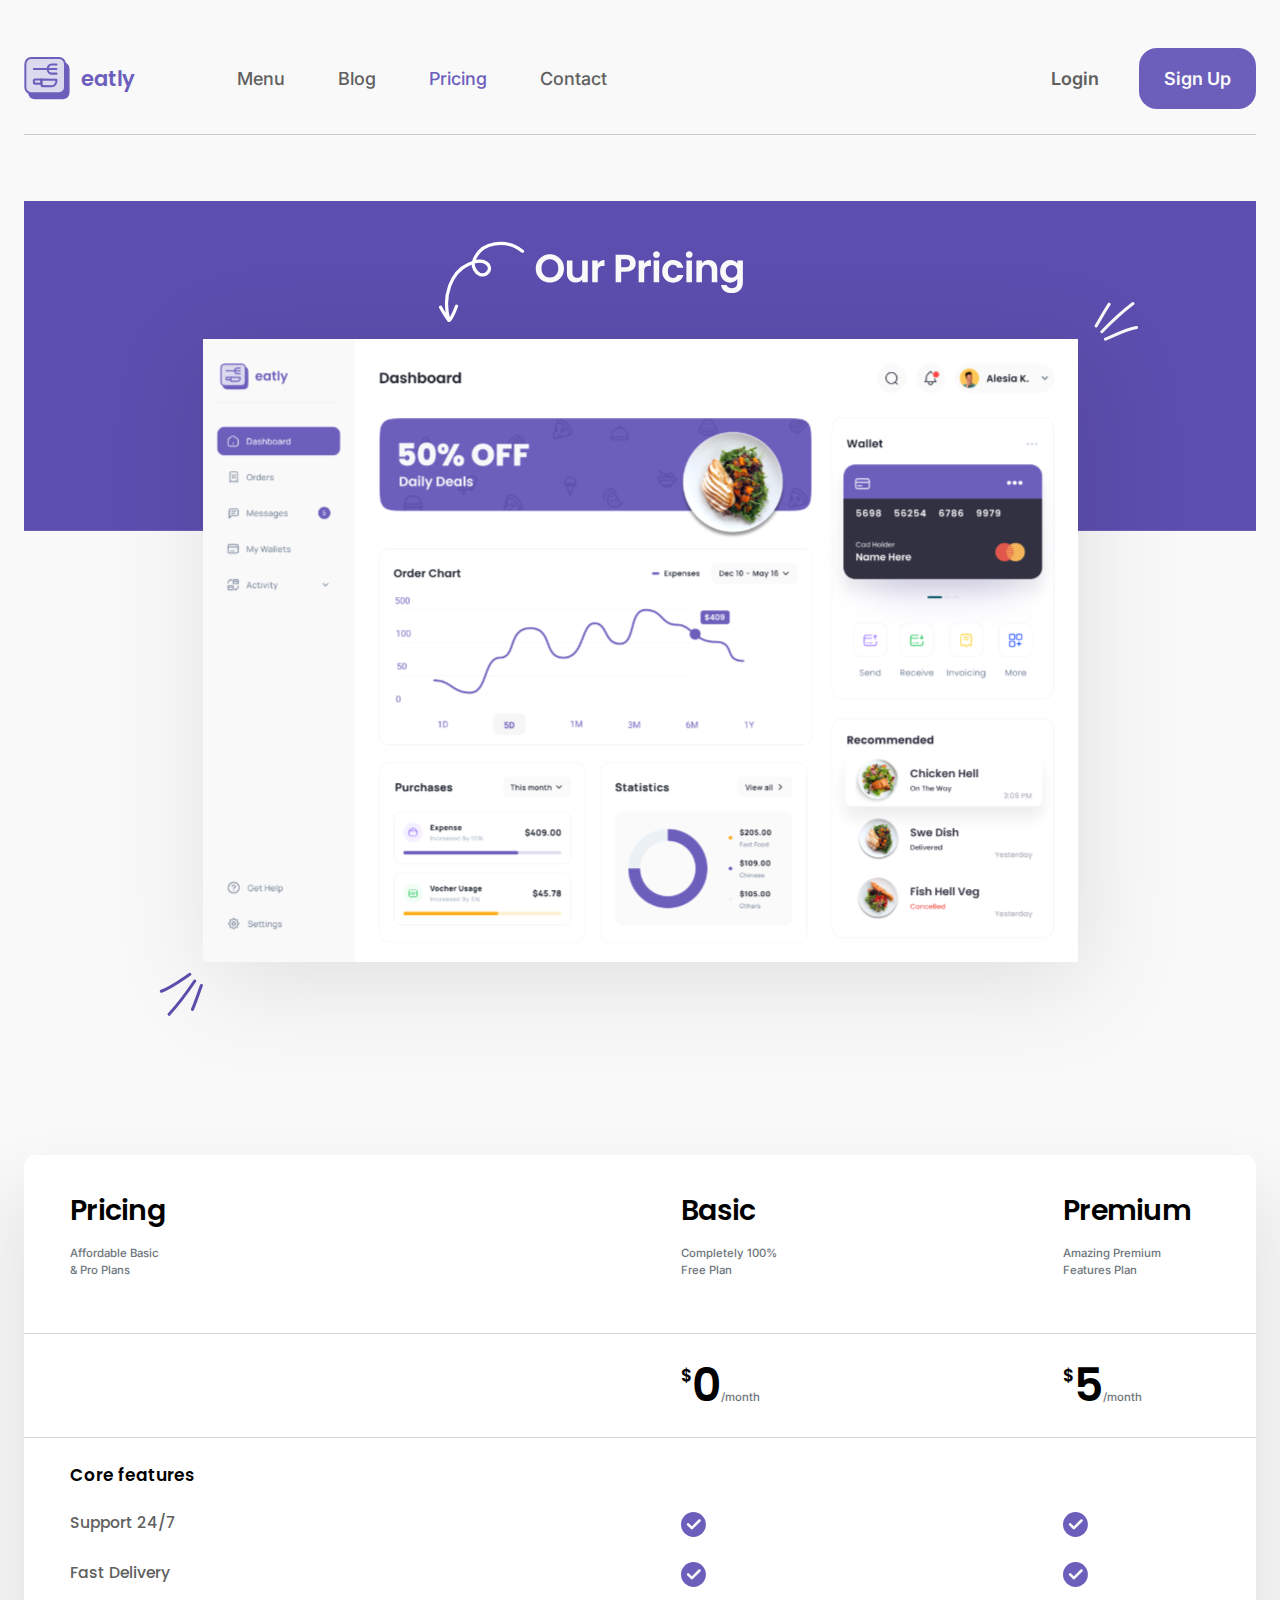
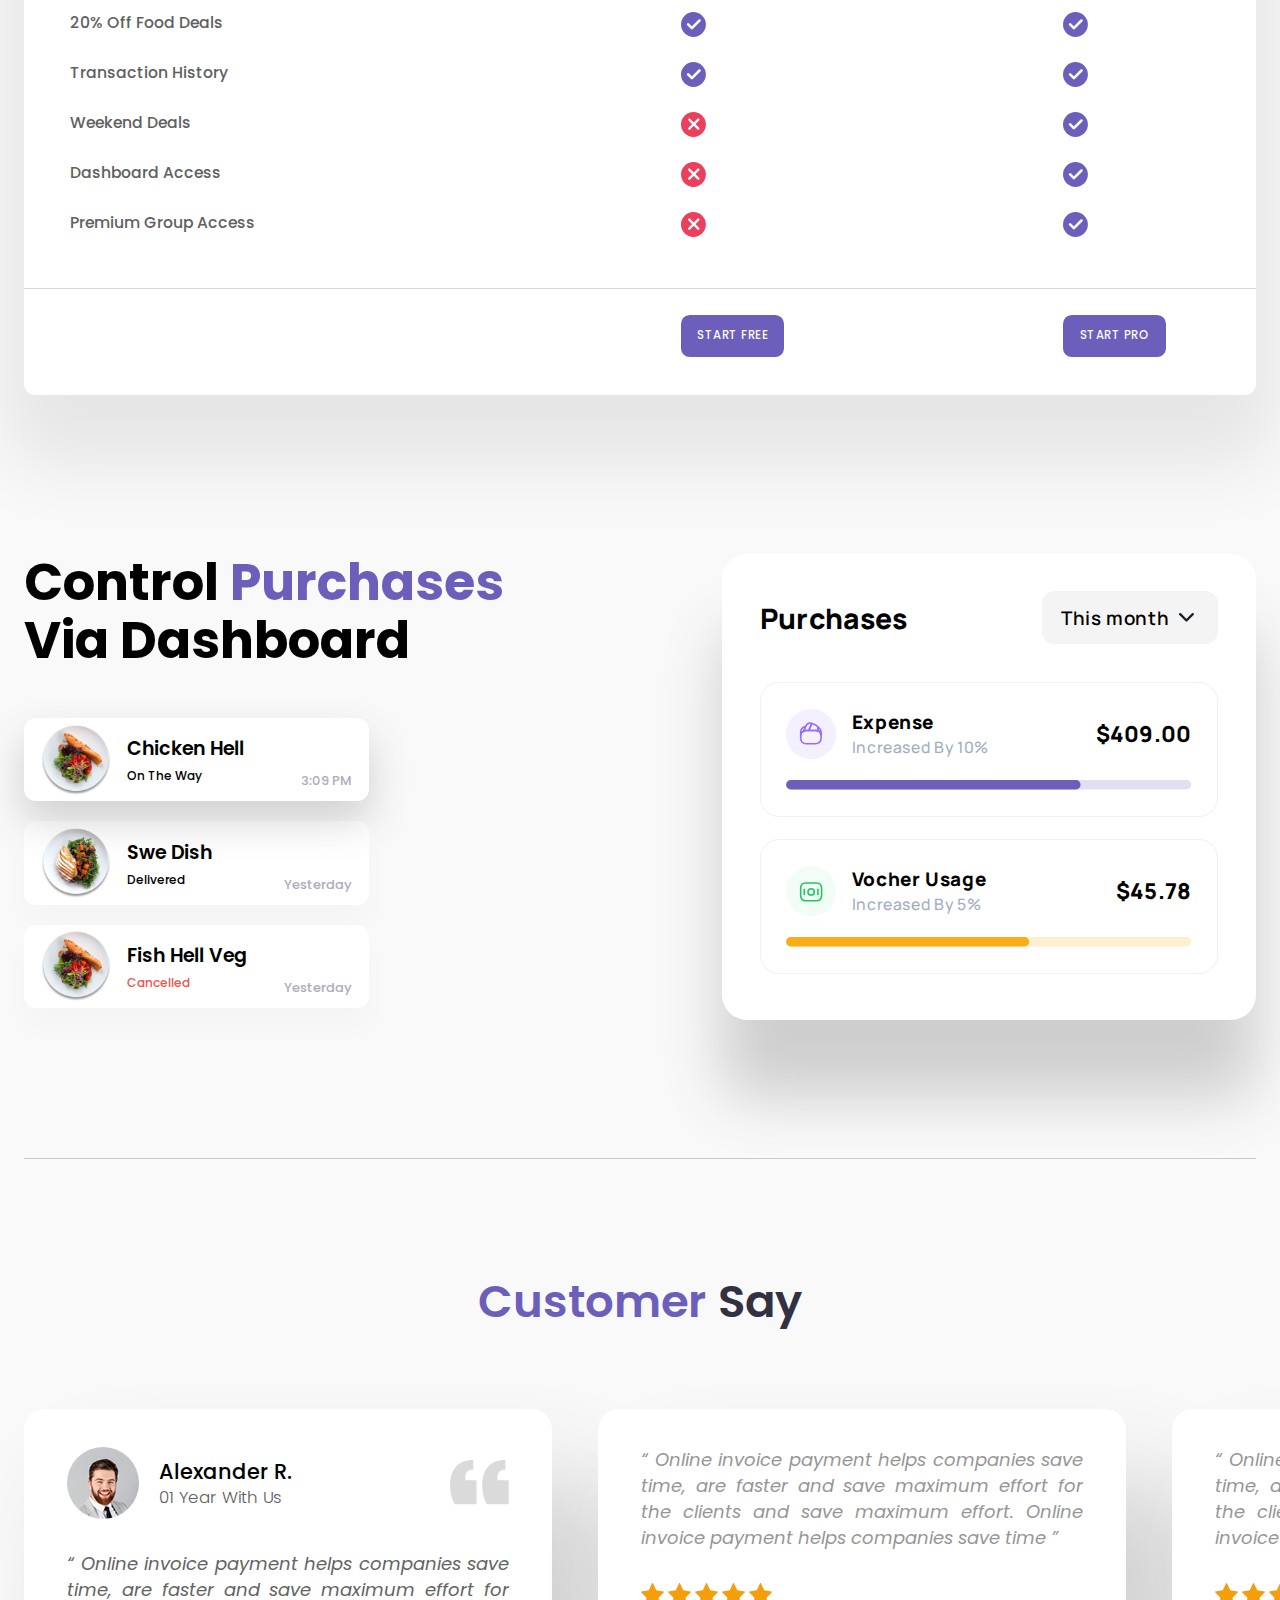
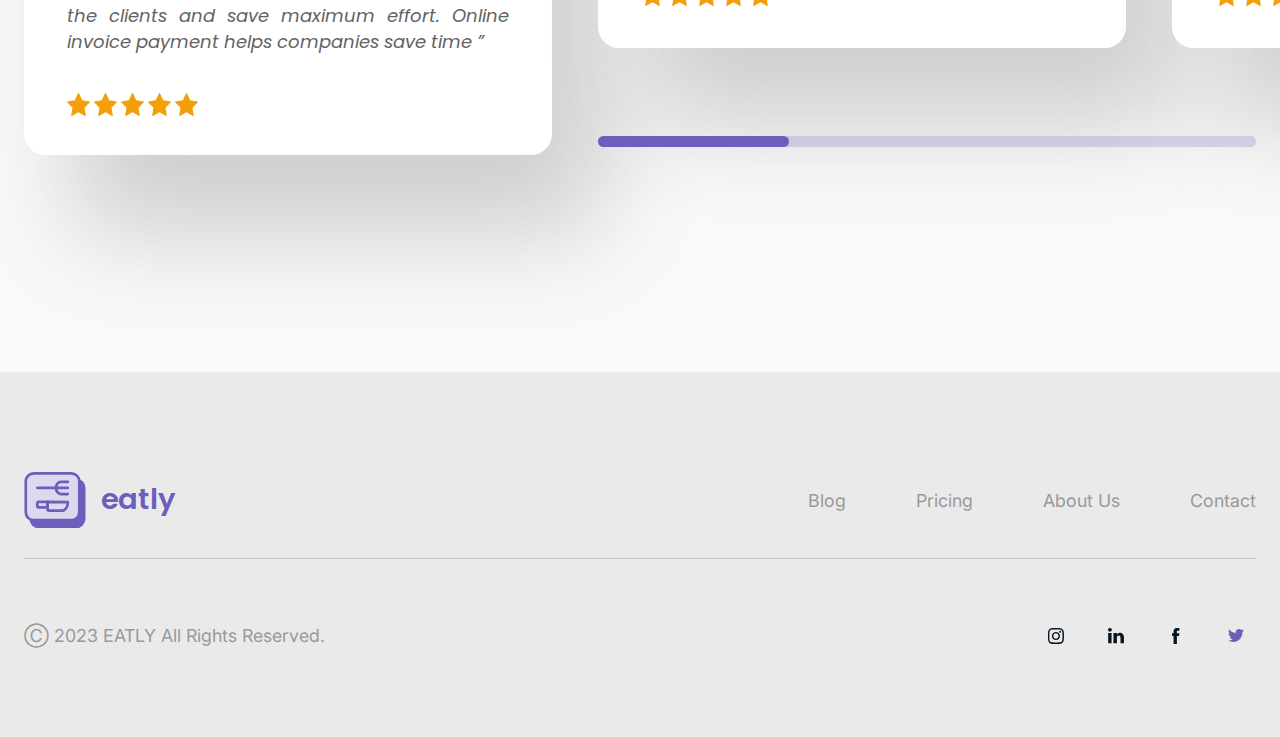
<file: pricing.html>
<!DOCTYPE html>
<html>

<head>
    <title>eatly</title>
    <meta name="viewport" content="width=device-width, initial-scale=1.0">
    <link rel="preconnect" href="https://fonts.googleapis.com">
    <link rel="preconnect" href="https://fonts.gstatic.com" crossorigin>
    <link
        href="https://fonts.googleapis.com/css2?family=Onest:wght@100..900&family=Poppins:ital,wght@0,100;0,200;0,300;0,400;0,500;0,600;0,700;0,800;0,900;1,100;1,200;1,300;1,400;1,500;1,600;1,700;1,800;1,900&display=swap"
        rel="stylesheet">
    <link rel="preconnect" href="https://fonts.googleapis.com">
    <link rel="preconnect" href="https://fonts.gstatic.com" crossorigin>
    <link
        href="https://fonts.googleapis.com/css2?family=Inter:ital,opsz,wght@0,14..32,100..900;1,14..32,100..900&family=Onest:wght@100..900&family=Poppins:ital,wght@0,100;0,200;0,300;0,400;0,500;0,600;0,700;0,800;0,900;1,100;1,200;1,300;1,400;1,500;1,600;1,700;1,800;1,900&display=swap"
        rel="stylesheet">
    <link rel="stylesheet" href="css/global.css" />
    <link rel="stylesheet" href="css/reset.css" />
    <link rel="stylesheet" href="css/header.css" />
    <link rel="stylesheet" href="css/footer.css" />
    <link rel="stylesheet" href="css/pricing.css" />
    <link rel="stylesheet" href="css/purchases.css" />
    <link rel="stylesheet" href="css/reviews.css" />
</head>

<body>
    <header>
        <div class="container">
            <div class="hdr_flex menu-map">
                <a href="index.html" class="logo">
                    <img src="img/logo.svg" alt="logo" width=45.94px height=42.31px>
                    eatly
                </a>
                <div class="nav">
                    <a href="menu.html">Menu</a>
                    <a href="latest_articles.html">Blog</a>
                    <a class="current-page" href="pricing.html">Pricing</a>
                    <a href="contact_us.html">Contact</a>
                </div>
                <div class="buttons">
                    <a class="button1" href="sign-in.html">Login</a>
                    <a class="button2" href="sign-up.html">Sign Up</a>
                </div>
                <img src="img/burger.svg" class="burger-menu-btn">
            </div>
        </div>
    </header>
    <hr class="section-divider">

    <section class="pricing-hero">
        <div class="container">
            <img width="100%" src="img/Our_Pricing.svg">
        </div>
    </section>

    <section class="pricing">
        <div class="container">
            <div class="pricing__card desktop-view">
                <div class="card__first-part">
                    <div class="first-part__title">
                        <span class="title__first-column">Pricing</span>
                        <span></span>
                        <span class="title__second-column">Basic</span>
                        <span></span>
                        <span class="title__third-column">Premium</span>
                    </div>
                    <div class="first-part__subtitle">
                        <div>Affordable Basic<br>& Pro Plans</div>
                        <span></span>
                        <div>Completely 100%<br>Free Plan</div>
                        <span></span>
                        <div>Amazing Premium<br>Features Plan</div>
                    </div>


                </div>
                <hr>
                <div class="card__second-part">
                    <div class="card__prices-row">
                        <div class="price-item">
                            <span class="currency">$</span>0<span class="period">/month</span>
                        </div>
                        <div class="price-item">
                            <span class="currency">$</span>5<span class="period">/month</span>
                        </div>
                    </div>
                </div>
                <hr>
                <div class="card__third-part">
                    <div class="card__feature-row">
                        <div class="card__feature-title">
                            Core features
                        </div>
                    </div>
                    <div class="card__feature-row">
                        <div class="card__feature">
                            Support 24/7
                        </div>
                        <img src="img/galochka.svg">
                        <img src="img/galochka.svg">
                    </div>
                    <div class="card__feature-row">
                        <div class="card__feature">
                            Fast Delivery
                        </div>
                        <img src="img/galochka.svg">
                        <img src="img/galochka.svg">
                    </div>
                    <div class="card__feature-row">
                        <div class="card__feature">
                            20% Off Food Deals
                        </div>
                        <img src="img/galochka.svg">
                        <img src="img/galochka.svg">
                    </div>
                    <div class="card__feature-row">
                        <div class="card__feature">
                            Transaction History
                        </div>
                        <img src="img/galochka.svg">
                        <img src="img/galochka.svg">
                    </div>
                    <div class="card__feature-row">
                        <div class="card__feature">
                            Weekend Deals
                        </div>
                        <img src="img/krestik.svg">
                        <img src="img/galochka.svg">
                    </div>
                    <div class="card__feature-row">
                        <div class="card__feature">
                            Dashboard Access
                        </div>
                        <img src="img/krestik.svg">
                        <img src="img/galochka.svg">
                    </div>
                    <div class="card__feature-row">
                        <div class="card__feature">
                            Premium Group Access
                        </div>
                        <img src="img/krestik.svg">
                        <img src="img/galochka.svg">
                    </div>
                </div>
                <hr>
                <div class="card__second-part">
                    <div class="card__prices-row">
                        <button class="pricing__button">START FREE</button>
                        <button class="pricing__button">START PRO</button>
                    </div>
                </div>
            </div>
            <div class="pricing__mobile-cards mobile-view">
                <div class="mobile-card">
                    <div class="m-card__title">Basic</div>
                    <div class="price-item">
                        <span class="currency">$</span>0<span class="period">/month</span>
                    </div>
                    <hr class="m-divider">
                    <div class="m-card__description">
                        Completely 100%<br>Free Plan
                    </div>
                    <button class="pricing__button m-btn">START FREE</button>
                    <div class="m-features-header">
                        See features
                        <img src="img/arrow-down.svg" class="arrow-up">
                    </div>

                    <div class="m-features-list">
                        <div class="m-feature-item"><img src="img/galochka.svg"> <span>Support 24/7</span></div>
                        <div class="m-feature-item"><img src="img/galochka.svg"> <span>Fast Delivery</span></div>
                        <div class="m-feature-item"><img src="img/galochka.svg"> <span>20% Off Food Deals</span></div>
                        <div class="m-feature-item"><img src="img/galochka.svg"> <span>Transaction History</span></div>
                    </div>
                </div>
                <div class="mobile-card">
                    <div class="m-card__title">Premium</div>
                    <div class="price-item">
                        <span class="currency">$</span>9<span class="period">/month</span>
                    </div>

                    <hr class="m-divider">

                    <div class="m-card__description">
                        Amazing Premium<br>Features Plan
                    </div>
                    <button class="pricing__button m-btn">START PRO</button>
                    <div class="m-features-header">
                        See features
                        <img src="img/arrow-down.svg" class="arrow-down">
                    </div>
                </div>
            </div>
        </div>
    </section>

    <section class="purchases">
        <div class="container">
            <div class="purchases__text">
                <div class="purchases__title">Control <span class="purchases__title--highlight">Purchases<br></span> Via
                    Dashboard</div>
                <div class="purchases__cards">
                    <div class="purchases__card pcard--shadow">
                        <img class="purchases__card__image" src="img/Food-Image3-Edited.png">
                        <div class="purchases__card__text">
                            <div class="purchases__card__title">Chicken Hell</div>
                            <div class="purchases__card__status">On The Way</div>
                        </div>
                        <div class="purchases__card__time">3:09 PM</div>
                    </div>
                    <div class="purchases__card">
                        <img class="purchases__card__image" src="img/Food-Image2-Edited.png">
                        <div class="purchases__card__text">
                            <div class="purchases__card__title">Swe Dish</div>
                            <div class="purchases__card__status">Delivered</div>
                        </div>
                        <div class="purchases__card__time">Yesterday</div>
                    </div>
                    <div class="purchases__card">
                        <img class="purchases__card__image" src="img/Food-Image3-Edited.png">
                        <div class="purchases__card__text">
                            <div class="purchases__card__title">Fish Hell Veg</div>
                            <div class="purchases__card__status status--cancelled">Cancelled</div>
                        </div>
                        <div class="purchases__card__time">Yesterday</div>
                    </div>
                </div>
            </div>

            <div class="purchases__illustration">
                <div class="illustration__top">
                    <div class="illustration__title">Purchases</div>
                    <div class="illustration__period">
                        This month <img src="img/arrow-down.svg">
                    </div>
                </div>

                <div class="illustration__content">
                    <div class="content__card">
                        <div class="content__main-content">
                            <img class="content__icon" src="img/purchase-icon1.svg">
                            <div class="content__text-group">
                                <span class="content__title">Expense</span><br>
                                <span class="content__subtitle">Increased By 10%</span>
                            </div>
                            <span class="content__money">$409.00</span>
                        </div>
                        <img src="img/divider.svg">
                    </div>
                    <div class="content__card">
                        <div class="content__main-content">
                            <img class="content__icon" src="img/purchase-icon2.svg">
                            <div class="content__text-group">
                                <span class="content__title">Vocher Usage</span><br>
                                <span class="content__subtitle">Increased By 5%</span>
                            </div>
                            <span class="content__money">$45.78</span>
                        </div>
                        <img src="img/divider2.svg">
                    </div>
                </div>

            </div>

        </div>
    </section>
    <hr class="section-divider">

    <section class="reviews">
        <div class="container">
            <div class="reviews__title">
                <span class="reviews__title--highlight">Customer</span> Say
            </div>

            <div class="reviews__content">
                <div class="reviews__main-review">
                    <div class="main-review__header">
                        <img class="review__pic" src="img/review_pic.png">
                        <div class="review__text-group">
                            <span class="review__name">Alexander R.</span>
                            <span class="review__status">01 Year With Us</span>
                        </div>
                        <img class="review__quote" src="img/quote.svg">
                    </div>
                    <div class="main-review__text">
                        “ Online invoice payment helps companies save time, are faster and save maximum effort for the
                        clients and save maximum effort. Online invoice payment helps companies save time ”
                    </div>
                    <div class="main-review__stars">
                        <img src="img/review-star.svg">
                        <img src="img/review-star.svg">
                        <img src="img/review-star.svg">
                        <img src="img/review-star.svg">
                        <img src="img/review-star.svg">
                    </div>
                </div>

                <div class="reviews__right-col">
                    <div class="reviews__track">
                        <div class="reviews__side-review">
                            <div class="side-review__text">
                                “ Online invoice payment helps companies save time, are faster and save maximum effort
                                for the clients and save maximum effort. Online invoice payment helps companies save
                                time ”
                            </div>
                            <div class="side-review__stars">
                                <img src="img/review-star.svg">
                                <img src="img/review-star.svg">
                                <img src="img/review-star.svg">
                                <img src="img/review-star.svg">
                                <img src="img/review-star.svg">
                            </div>
                        </div>

                        <div class="reviews__side-review">
                            <div class="side-review__text">
                                “ Online invoice payment helps companies save time, are faster and save maximum effort
                                for the clients and save maximum effort. Online invoice payment helps companies save
                                time ”
                            </div>
                            <div class="side-review__stars">
                                <img src="img/review-star.svg">
                                <img src="img/review-star.svg">
                                <img src="img/review-star.svg">
                                <img src="img/review-star.svg">
                                <img src="img/review-star.svg">
                            </div>
                        </div>
                    </div>

                    <div class="reviews__scrollbar">
                        <div class="scrollbar__thumb"></div>
                    </div>
                </div>
            </div>
        </div>
    </section>

    <footer>
        <div class="container">
            <div class="upperpart">
                <a href="" class="logo">
                    <img src="img/logo.svg" alt="logo" width=61.88px height=57px>
                    eatly
                </a>
                <div class="links">
                    <a href="latest_articles.html" class="footer__button">Blog</a>
                    <a href="pricing.html" class="footer__button">Pricing</a>
                    <a href="#" class="footer__button">About Us</a>
                    <a href="contact_us.html" class="footer__button">Contact</a>
                </div>
            </div>

            <div class="lowerpart">
                <div class="footerbuttons">
                    &#9400 2023 EATLY All Rights Reserved.
                </div>
                <div class="networks">
                    <a href="#" class="instagram">
                        <img src="img/instagram.svg">
                    </a>
                    <a href="#" class="linkedin">
                        <img src="img/linkedin.svg">
                    </a>
                    <a href="#" class="facebook">
                        <img src="img/facebook.svg">
                    </a>
                    <a href="#" class="twitter">
                        <img src="img/twitter.svg">
                    </a>
                </div>
            </div>
        </div>
    </footer>
</body>

</html>
</file>
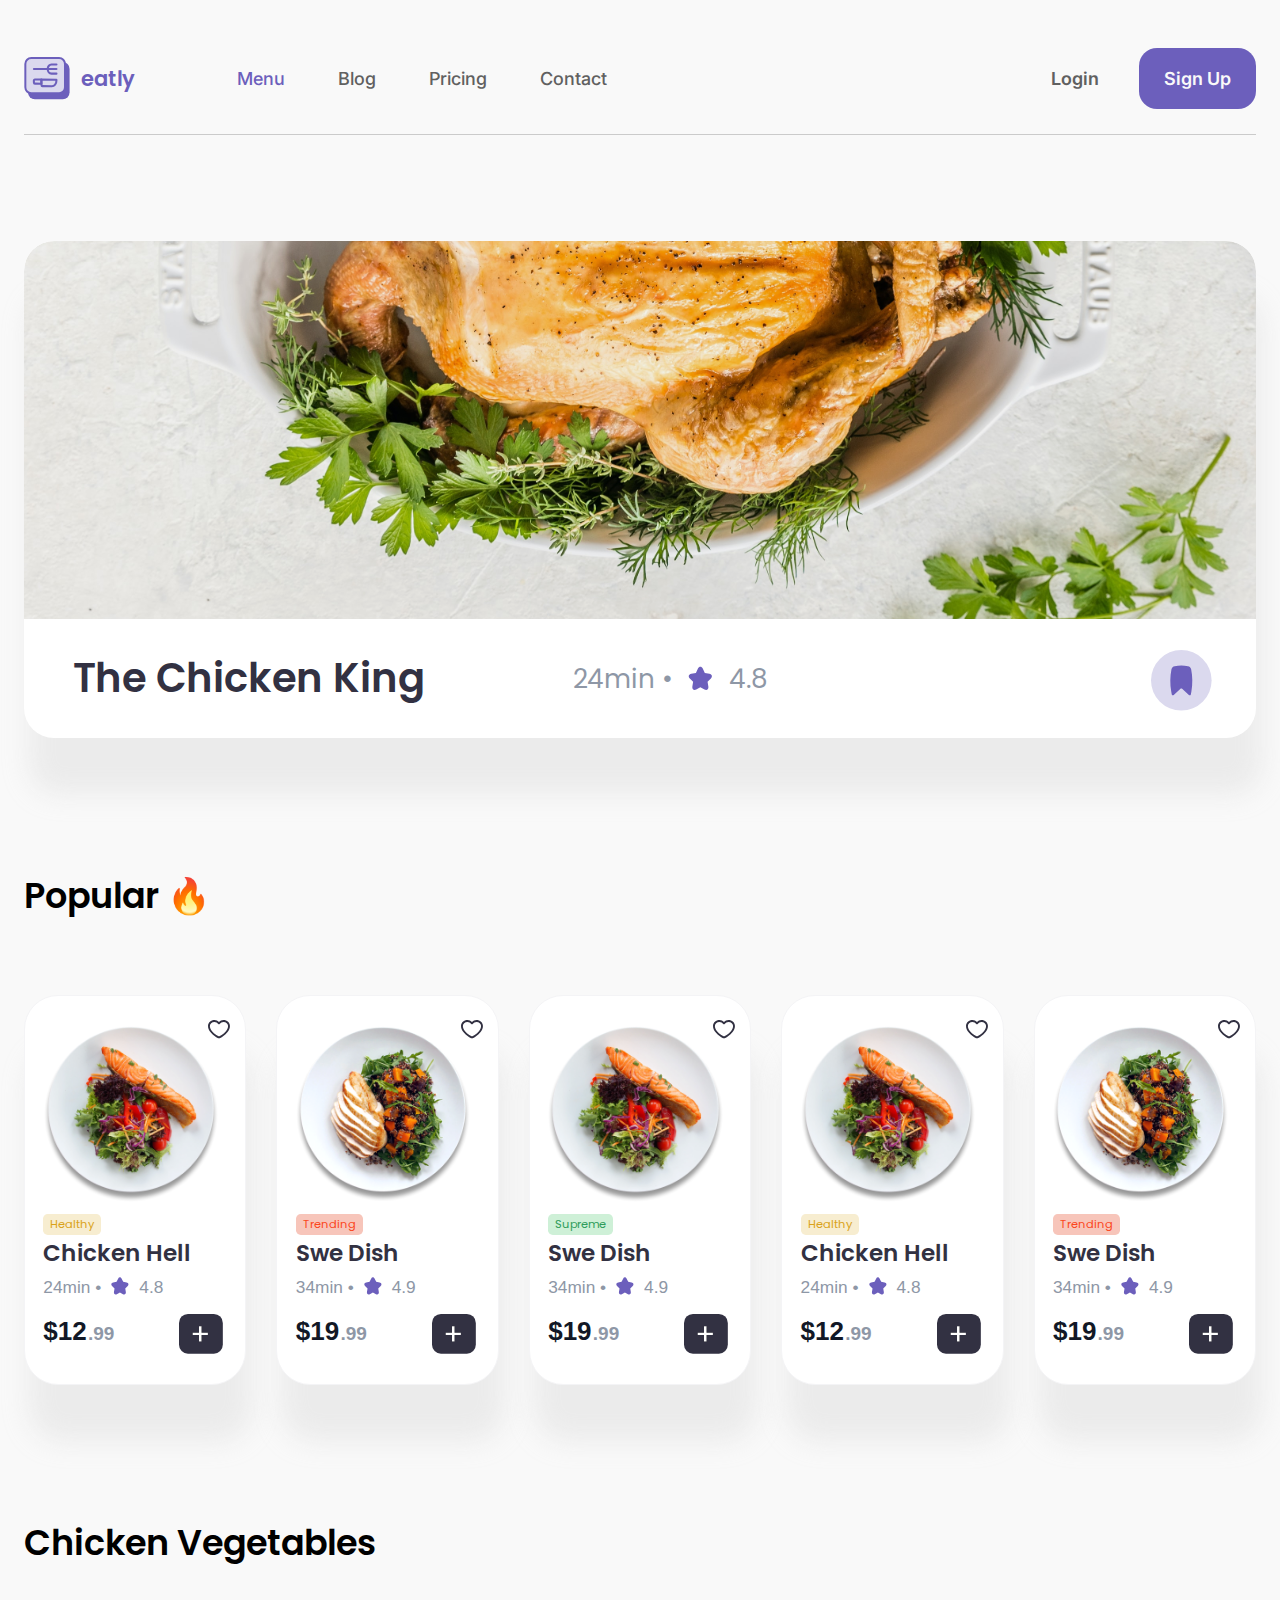
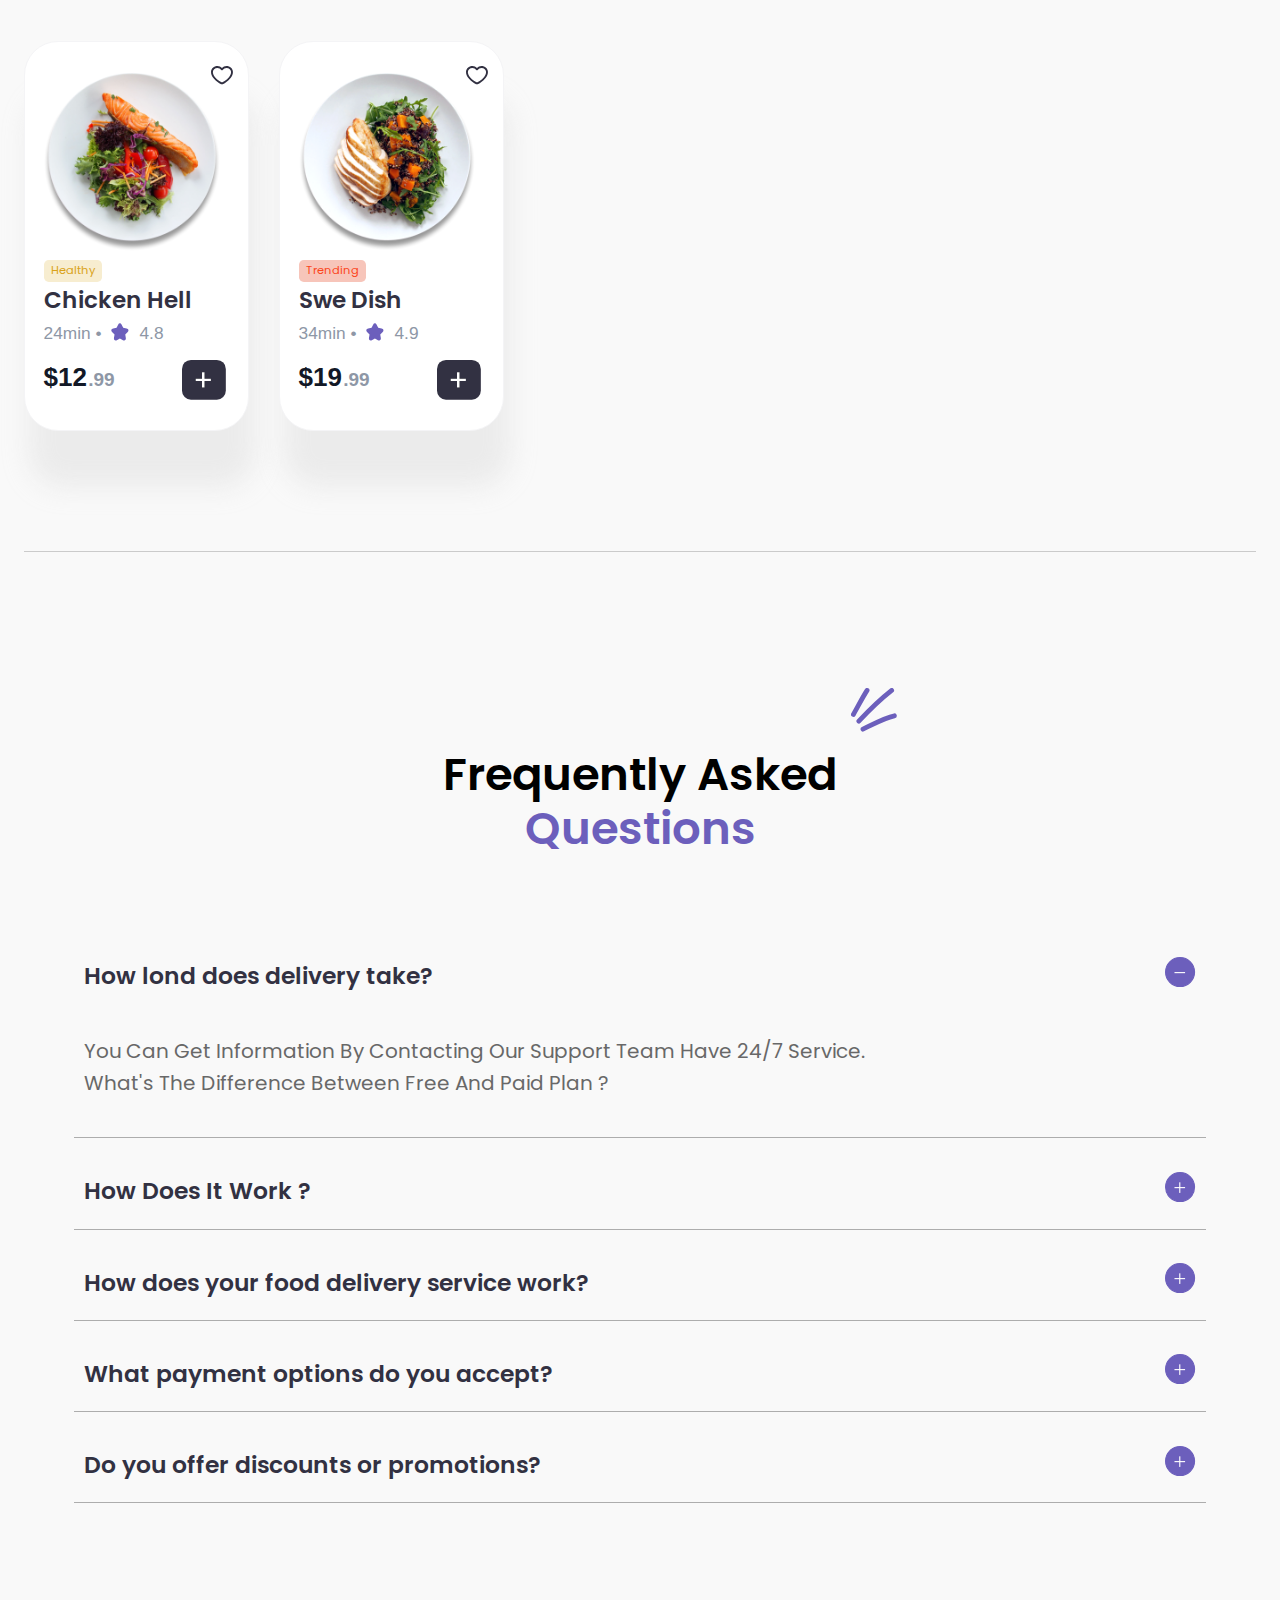
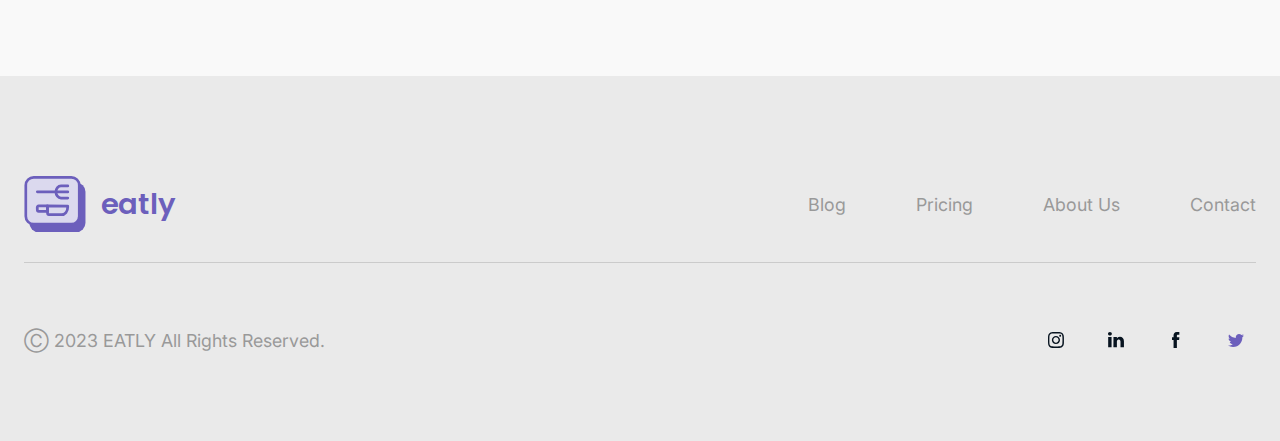
<file: restaurant.html>
<!DOCTYPE html>
<html>

<head>
    <title>eatly</title>
    <meta name="viewport" content="width=device-width, initial-scale=1.0">
    <link rel="preconnect" href="https://fonts.googleapis.com">
    <link rel="preconnect" href="https://fonts.gstatic.com" crossorigin>
    <link
        href="https://fonts.googleapis.com/css2?family=Onest:wght@100..900&family=Poppins:ital,wght@0,100;0,200;0,300;0,400;0,500;0,600;0,700;0,800;0,900;1,100;1,200;1,300;1,400;1,500;1,600;1,700;1,800;1,900&display=swap"
        rel="stylesheet">
    <link rel="preconnect" href="https://fonts.googleapis.com">
    <link rel="preconnect" href="https://fonts.gstatic.com" crossorigin>
    <link
        href="https://fonts.googleapis.com/css2?family=Inter:ital,opsz,wght@0,14..32,100..900;1,14..32,100..900&family=Onest:wght@100..900&family=Poppins:ital,wght@0,100;0,200;0,300;0,400;0,500;0,600;0,700;0,800;0,900;1,100;1,200;1,300;1,400;1,500;1,600;1,700;1,800;1,900&display=swap"
        rel="stylesheet">
    <link rel="stylesheet" href="css/global.css" />
    <link rel="stylesheet" href="css/reset.css" />
    <link rel="stylesheet" href="css/header.css" />
    <link rel="stylesheet" href="css/footer.css" />
    <link rel="stylesheet" href="css/dishes.css" />
    <link rel="stylesheet" href="css/faq.css" />
    <link rel="stylesheet" href="css/restaurants.css" />
</head>

<body>
    <header>
        <div class="container">
            <div class="hdr_flex">
                <a href="index.html" class="logo">
                    <img src="img/logo.svg" alt="logo" width=45.94px height=42.31px>
                    eatly
                </a>
                <div class="nav">
                    <a class="current-page" href="menu.html">Menu</a>
                    <a href="latest_articles.html">Blog</a>
                    <a href="pricing.html">Pricing</a>
                    <a href="contact_us.html">Contact</a>
                </div>
                <div class="buttons">
                    <a class="button1" href="sign-in.html">Login</a>
                    <a class="button2" href="sign-up.html">Sign Up</a>
                </div>
                <img src="img/burger.svg" class="burger-menu-btn">
            </div>
        </div>
    </header>
    <hr class="section-divider">


    <section class="restaurant-hero">
        <div class="container">
            <a href="#" class="restaurants__card">
                <div class="card__image">
                    <img src="img/rest-1.jpg">
                </div>
                <div class="card__content">
                    <div class="card__title">The Chicken King</div>
                    <div class="card__info">
                        24min •
                        <img width="35px" src="img/card-star.svg">
                        4.8
                    </div>
                    <button class="card__bookmark" type="button">
                        <img src="img/Bookmark.svg">
                    </button>
                </div>
            </a>
        </div>
    </section>



    <section class="dishes dishes--menu-page">
        <div class="container">
            <div class="dishes__title">
                <div class="dishes__title-content">
                    Popular 🔥
                </div>
            </div>
            <div class="dishes__cards">
                <!--Card 1-->
                <a href="menu_map.html" class="dishes__card">
                    <div class="dishes__card__image">
                        <img src="img/Food-Image3-Edited.png" alt="food_image">
                    </div>
                    <div class="dishes__card__heart" type="button">
                        <img src="img/heart-icon.svg">
                    </div>
                    <div class="dishes__card__content">
                        <div class="dishes__card__tag tag--healthy">Healthy</div>
                        <div class="dishes__card__title">Chicken Hell</div>
                        <div class="dishes__card__info">
                            24min •
                            <img src="img/card-star.svg">
                            4.8
                        </div>
                        <div class="card__price__cart">
                            <div class="card__price">
                                $12
                            </div>
                            <div class="card__cart" type="button">
                                <img src="img/add.svg">
                            </div>
                        </div>
                    </div>
                </a>

                <!--Card 2-->
                <a href="menu_map.html" class="dishes__card">
                    <div class="dishes__card__image">
                        <img src="img/Food-Image2-Edited.png" alt="food_image">
                    </div>
                    <div class="dishes__card__heart" type="button">
                        <img src="img/heart-icon.svg">
                    </div>
                    <div class="dishes__card__content">
                        <div class="dishes__card__tag tag--trending">Trending</div>
                        <div class="dishes__card__title">Swe Dish</div>
                        <div class="dishes__card__info">
                            34min •
                            <img src="img/card-star.svg">
                            4.9
                        </div>
                        <div class="card__price__cart">
                            <div class="card__price">
                                $19
                            </div>
                            <div class="card__cart" type="button">
                                <img src="img/add.svg">
                            </div>
                        </div>
                    </div>
                </a>

                <!--Card 3-->
                <a href="menu_map.html" class="dishes__card">
                    <div class="dishes__card__image">
                        <img src="img/Food-Image3-Edited.png" alt="food_image">
                    </div>
                    <div class="dishes__card__heart" type="button">
                        <img src="img/heart-icon.svg">
                    </div>
                    <div class="dishes__card__content">
                        <div class="dishes__card__tag tag--supreme">Supreme</div>
                        <div class="dishes__card__title">Swe Dish</div>
                        <div class="dishes__card__info">
                            34min •
                            <img src="img/card-star.svg">
                            4.9
                        </div>
                        <div class="card__price__cart">
                            <div class="card__price">
                                $19
                            </div>
                            <div class="card__cart" type="button">
                                <img src="img/add.svg">
                            </div>
                        </div>
                    </div>
                </a>

                <!--Card 4-->
                <a href="menu_map.html" class="dishes__card">
                    <div class="dishes__card__image">
                        <img src="img/Food-Image3-Edited.png" alt="food_image">
                    </div>
                    <div class="dishes__card__heart" type="button">
                        <img src="img/heart-icon.svg">
                    </div>
                    <div class="dishes__card__content">
                        <div class="dishes__card__tag tag--healthy">Healthy</div>
                        <div class="dishes__card__title">Chicken Hell</div>
                        <div class="dishes__card__info">
                            24min •
                            <img src="img/card-star.svg">
                            4.8
                        </div>
                        <div class="card__price__cart" type="button">
                            <div class="card__price">
                                $12
                            </div>
                            <div class="card__cart">
                                <img src="img/add.svg">
                            </div>
                        </div>
                    </div>
                </a>

                <!--Card 5-->
                <a href="menu_map.html" class="dishes__card">
                    <div class="dishes__card__image">
                        <img src="img/Food-Image2-Edited.png" alt="food_image">
                    </div>
                    <div class="dishes__card__heart" type="button">
                        <img src="img/heart-icon.svg">
                    </div>
                    <div class="dishes__card__content">
                        <div class="dishes__card__tag tag--trending">Trending</div>
                        <div class="dishes__card__title">Swe Dish</div>
                        <div class="dishes__card__info">
                            34min •
                            <img src="img/card-star.svg">
                            4.9
                        </div>
                        <div class="card__price__cart">
                            <div class="card__price">
                                $19
                            </div>
                            <div class="card__cart" type="button">
                                <img src="img/add.svg">
                            </div>
                        </div>
                    </div>
                </a>
            </div>
        </div>
    </section>

    <section class="dishes dishes--menu-page">
        <div class="container">
            <div class="dishes__title">
                <div class="dishes__title-content">
                    <span class="desktop-text">Chicken Vegetables</span>
                    <span class="mobile-text">Chicken Veg</span>
                </div>
            </div>
            <div class="dishes__cards">
                <!--Card 1-->
                <a href="menu_map.html" class="dishes__card">
                    <div class="dishes__card__image">
                        <img src="img/Food-Image3-Edited.png" alt="food_image">
                    </div>
                    <div class="dishes__card__heart" type="button">
                        <img src="img/heart-icon.svg">
                    </div>
                    <div class="dishes__card__content">
                        <div class="dishes__card__tag tag--healthy">Healthy</div>
                        <div class="dishes__card__title">Chicken Hell</div>
                        <div class="dishes__card__info">
                            24min •
                            <img src="img/card-star.svg">
                            4.8
                        </div>
                        <div class="card__price__cart">
                            <div class="card__price">
                                $12
                            </div>
                            <div class="card__cart" type="button">
                                <img src="img/add.svg">
                            </div>
                        </div>
                    </div>
                </a>

                <!--Card 2-->
                <a href="menu_map.html" class="dishes__card">
                    <div class="dishes__card__image">
                        <img src="img/Food-Image2-Edited.png" alt="food_image">
                    </div>
                    <div class="dishes__card__heart" type="button">
                        <img src="img/heart-icon.svg">
                    </div>
                    <div class="dishes__card__content">
                        <div class="dishes__card__tag tag--trending">Trending</div>
                        <div class="dishes__card__title">Swe Dish</div>
                        <div class="dishes__card__info">
                            34min •
                            <img src="img/card-star.svg">
                            4.9
                        </div>
                        <div class="card__price__cart">
                            <div class="card__price">
                                $19
                            </div>
                            <div class="card__cart" type="button">
                                <img src="img/add.svg">
                            </div>
                        </div>
                    </div>
                </a>

            </div>
        </div>
    </section>

    <hr class="section-divider">
    <section class="faq restaurant-page">
        <div class="container">
            <div class="faq__title_pobolshe">
                <div class="faq__title">
                    Frequently Asked <br>
                    <span class="faq__title--highlight">
                        Questions
                    </span>
                    <img class="faq__title_palochki" src="img/palochki.svg">
                </div>
            </div>
            <div class="faq__questions">
                <div class="faq__question having-answer">
                    <div class="faq__questionwithbutton">
                        <div class="question__content">How lond does delivery take?</div>
                        <div class="question__button">
                            <img src="img/minus.svg">
                        </div>
                    </div>
                    <div class="question__answer">
                        You Can Get Information By Contacting Our Support Team Have 24/7 Service. <br>What's The
                        Difference Between Free And Paid Plan ?
                    </div>

                </div>
                <div class="faq__question">
                    <div class="question__content">How Does It Work ?</div>
                    <div class="question__button">
                        <img src="img/Plus.svg">
                    </div>
                </div>
                <div class="faq__question">
                    <div class="question__content">How does your food delivery service work?</div>
                    <div class="question__button">
                        <img src="img/Plus.svg">
                    </div>
                </div>
                <div class="faq__question">
                    <div class="question__content">What payment options do you accept?</div>
                    <div class="question__button">
                        <img src="img/Plus.svg">
                    </div>
                </div>
                <div class="faq__question">
                    <div class="question__content">Do you offer discounts or promotions?</div>
                    <div class="question__button">
                        <img src="img/Plus.svg">
                    </div>
                </div>
            </div>
        </div>

    </section>




    <footer>
        <div class="container">
            <div class="upperpart">
                <a href="" class="logo">
                    <img src="img/logo.svg" alt="logo" width=61.88px height=57px>
                    eatly
                </a>
                <div class="links">
                    <a href="latest_articles.html" class="footer__button">Blog</a>
                    <a href="pricing.html" class="footer__button">Pricing</a>
                    <a href="#" class="footer__button">About Us</a>
                    <a href="contact_us.html" class="footer__button">Contact</a>
                </div>
            </div>

            <div class="lowerpart">
                <div class="footerbuttons">
                    &#9400 2023 EATLY All Rights Reserved.
                </div>
                <div class="networks">
                    <a href="#" class="instagram">
                        <img src="img/instagram.svg">
                    </a>
                    <a href="#" class="linkedin">
                        <img src="img/linkedin.svg">
                    </a>
                    <a href="#" class="facebook">
                        <img src="img/facebook.svg">
                    </a>
                    <a href="#" class="twitter">
                        <img src="img/twitter.svg">
                    </a>
                </div>
            </div>
        </div>
    </footer>
</body>

</html>
</file>
<file: css/download-app.css>
.app {
    padding-top: 90px;
    padding-bottom: 65px;
}

.app__text-block {
    flex: 1;
    min-width: 300px;
    max-width: 520px;
    display: flex;
    flex-direction: column;
    margin-right: 5%;
}

.app__text-block ul {
    padding-left: 20px;
}

.app__title {
    font-size: 50.92px;
    line-height: 58.2px;
    color: #1A202C;
    margin-bottom: 63px;
}

.app__title--highlight {
    color: #6C5FBC;
}

.app__description {
    font-family: Inter;
    font-size: 20.33px;
    line-height: 30.5px;
    color: #676767;
    margin-bottom: 28px;
}

.button.app__button {
    display: inline-flex;
    align-items: center;
    justify-content: center;
    gap: 15px;
    font-weight: 500;
    font-size: 18.06px;
    line-height: 22.58px;
    text-decoration: none;
    color: white;
    padding: 15px 25px;
    background-color: #6C5FBC;
    border: 2px solid #6C5FBC;
    border-radius: 14.68px;
    margin-top: 30px;
}

.button.app__button:hover {
    filter: brightness(90%);
}

.app__image-block img {
    margin-left: 15%;
}

.app__container--reversed {
    flex-direction: row-reverse;
}

.button__arrow {
    border: black 1px solid;
}

.app__download-block {
    position: relative;
    align-self: flex-start;
}

.app__arrow-decoration {
    position: absolute;
    top: 85px;
    left: 90%;
    white-space: nowrap;
}

.app .container {
    display: flex;
    justify-content: space-between;
    align-items: center;
    gap: 30px;
}

@media (max-width: 768px) {
    .app .container {
        flex-direction: column;
    }

    .app__container--reversed {
        flex-direction: column;
    }

    .app__text-block {
        max-width: 100%;
        margin-right: 0;
        min-width: unset;
    }

    .app__title {
        font-size: 32px;
        line-height: 1.2;
        margin-bottom: 30px;
        text-align: center;
    }

    .app__description {
        font-size: 16px;
        line-height: 1.5;
    }

    .app__image-block {
        width: 100%;
        text-align: center;
        margin-top: 30px;
        padding-left: 10%;
    }

    .app__image-block img {
        margin: 0;
        display: inline-block;
        width: 208px;
        height: auto;
        margin-top: 60px;
    }

    .app__download-block {
        align-self: center;
    }

    .button.app__button {
        font-size: 12px;
        gap: 9px;
        padding: 13px 17px;
    }

    .button.app__button img {
        width: 18px;
    }

    .app__description {
        font-size: 12px;
    }

    .app__arrow-decoration {
        transform: rotate(105deg);
        left: -70%;
        top: 90px;
    }

    .app__arrow-decoration img {
        width: 120px;
    }

}
</file>
<file: css/global.css>
:root {
    font-family: Poppins, sans-serif;
    background-color: #F9F9F9;
}

body {
    margin: 0px;
    padding: 0px;
    overflow-x: hidden;
}

.container {
    max-width: 1285px;
    width: 100%;
    margin: 0 auto;
    padding-left: 24px;
    padding-right: 24px;
}

.section-divider {
    border: none;
    height: 1px;
    background-color: #CBCBCB;
    max-width: 1237px;
    width: calc(100% - 48px); 
    margin: 0 auto;
    margin-top: 25px;
}

@media (max-width: 768px) {
    .section-divider{
        width: 100%;
    }
}
</file>
<file: css/hero.css>
.hero {
    padding-top: 90px;
    padding-bottom: 90px;
}

.hero__text-block {
    flex: 1;
    min-width: 0px;
    max-width: 600px;
    display: flex;
    flex-direction: column;
}

.hero__subtitle {
    display: flex;
    align-items: center;
    font-weight: 600;
    font-size: 15px;
    line-height: 120%;
    letter-spacing: 2px;
    color: #201f1f56;
}

.hero__subtitle::before {
    content: "";
    width: 54px;
    height: 2px;
    background-color: #201f1f56;
    margin-right: 10px;
}

.hero__title {
    margin-top: 18px;
    font-weight: 600;
    font-size: 75px;
    line-height: 120%;
    letter-spacing: -3px;
}

.hero__title--highlight {
    color: #5C4EAE;
}

.hero__description {
    width: 88%;
    margin-top: 16px;
    font-family: Inter;
    font-weight: 400;
    font-size: 18px;
    line-height: 28px;
    text-align: justify;
    color: #676767;
}

.hero__description--highlight {
    color: #6C5FBC;
}

.hero__buttons {
    margin-top: 53px;
    display: flex;
    gap: 20px;
}

.button.hero__button1 {
    font-weight: 500;
    font-size: 16.27px;
    text-decoration: none;
    color: white;
    padding: 15px 25px;
    background-color: #6C5FBC;
    border: 2px solid #6C5FBC;
    display: inline-block;
    border-radius: 12.41px;
}

.button.hero__button1:hover {
    background-color: #5848A3;
    border-color: #5848A3;
}

.button.hero__button2 {
    font-weight: 500;
    font-size: 16.27px;
    text-decoration: none;
    color: #6C5FBC;
    padding: 15px 25px;
    border: 2px solid #6C5FBC;
    display: inline-block;
    border-radius: 12.41px;
}

.button.hero__button2:hover {
    background-color: #F3F0FF;
}

.hero__ratings {
    margin-top: 33px;
    display: flex;
    align-items: flex-end;
    gap: 15px;

}

.hero__ratings>img {
    transform: translateY(-2px);
}

.rating__stars {
    display: flex;
    gap: 4px;
}

.rating__text {
    color: #64748b;
}

.hero__image-block img {
    min-width: 100%;
}

.hero .container {
    display: flex;
    justify-content: space-between;
    align-items: center;
    gap: 30px;
}

@media (max-width:768px) {
    .hero .container {
        flex-direction: column;

    }

    .hero__subtitle {
        color: #201F1F;
        font-size: 9px;
    }

    .hero__subtitle::before {
        background-color: #201F1F;
        width: 33px;
    }

    .hero__text-block {
        align-items: center;
    }

    .hero__title {
        margin-top: 8px;
        font-size: 46px;

    }

    .hero__title--ischeznet {
        display: none;
    }

    .hero__description {
        font-size: 11px;
        line-height: 17px;
        text-align: center;
        color: #676767a8;
    }

    .rating__trustpilot {
        width: 98px;
    }

    .rating__star {
        width: 12px;
    }

    .rating__text {
        font-size: 12.81px;
    }

    .hero__ratings {
        align-items: center;
    }

    .rating__stars {
        gap: 3.2px;
    }

    .hero__image-block img {
        max-width: 100%;
    }
}
</file>
<file: css/header.css>
footer a {
    text-decoration: none;
}

.upperpart {
    display: flex;
    justify-content: center;
    align-items: center;
    justify-content: space-between
}

.links {
    font-size: 20px;
}

header a {
    text-decoration: none;
}

.hdr_flex {
    display: flex;
    align-items: center;
    padding-top: 48px;
    width: 100%;
}

.logo {
    display: flex;
    align-items: center;
    gap: 11px;
    font-family: Poppins, sans-serif;
    font-weight: 600;
    font-size: 21px;
    line-height: 130%;
    color: #6C5FBC;
}

.logo a,
.logo a:active,
.logo a:visited {
    color: #6C5FBC;
}

.nav a.current-page {
    color: #6C5FBC;
}

.nav {
    display: flex;
    gap: 53px;
    margin-left: clamp(20px, 8vw, 103px);
    font-family: Inter, sans-serif;
    font-weight: 500;
    font-size: 18px;
    color: #606060;
}

.nav a {
    color: #606060;
}

.nav a:hover {
    color: #000000;
}

.buttons {
    display: flex;
    align-items: center;
    margin-left: auto;
    gap: 15px;
    font-family: Inter, sans-serif;
    font-weight: 600;
    font-size: 18px;
}

.button1,
.button2 {
    padding: 20px 25px;
    border-radius: 18px;
    cursor: pointer;
    text-align: center;
}

.button1 {
    background-color: transparent;
    color: #606060;
}

.button1:hover {
    background-color: #F0F0F0;
    color: #000000;
}

.button2 {
    background-color: #6C5FBC;
    color: #F9F9F9;
}

.button2:hover {
    background-color: #5a4ea3;
    color: #FFFFFF;
}

.burger-menu-btn {
    display: none;
    background: none;
    border: none;
    cursor: pointer;
    padding: 0;
    width: 30px;
    height: 30px;
    position: relative;
    z-index: 10;
    margin-left: auto;
}

@media (max-width: 768px) {
    .nav,
    .buttons {
        display: none;
    }

    .burger-menu-btn {
        display: block;
        margin-left: auto;
    }
}
</file>
<file: css/footer.css>
﻿footer a{
    text-decoration:none;
}

footer .logo {
    display: flex;
    align-items: center;
    gap: 15px;
    font-family: Poppins, sans-serif;
    font-weight: 600;
    font-size: 29px;
    line-height: 130%;
    color: #6C5FBC;
}

footer {
    padding: 100px 0 81px 0;
    box-sizing: border-box;
    background:#EAEAEA;
}

.upperpart {
    display: flex;
    justify-content: space-between;
    align-items: center;
    margin-bottom: 29px;
}

.links {
    display: flex;
    gap: 70px;
}

.links a {
    font-family: Inter;
    color: #999999;
    font-size: 17.83px;
}

.lowerpart {
    display: flex;
    justify-content: space-between;
    border-top: 1px solid #CBCBCB;
    padding-top: 57px;
    align-items: center;
}

.footerbuttons {
    font-family: Inter;
    font-size: 17.83px;
    color: #999999;
}

.networks {
    display: flex;
    gap: 20px;
}

.networks a {
    display: flex;
    align-items: center;
    justify-content: center;
    width: 40px;
    height: 40px;
    border-radius: 50%;
    transition: background-color 0.3s;
}

.footer__button:hover {
    color: #464646;
}

@media (max-width: 768px) {
    footer .container {
        position: relative;
        padding-left: 30px;
        padding-right: 30px;
    }

    footer {
        padding: 50px 0 30px 0;
    }

    .upperpart {
        flex-direction: column;
        align-items: flex-start;
        margin-bottom: 0;
        width: 100%;
    }

    footer .logo {
        margin-bottom: 40px;
        font-size: 18.74px;
    }

    footer .logo img {
        width: 40.65px;
    }
    
    .links {
        flex-direction: column;
        gap: 30px;
        align-items: flex-start;
        width: 100%;
        margin-bottom: 30px;
    }

    .links a {
        color: #606060;
    }

    .lowerpart {
        flex-direction: column;
        align-items: flex-start;
        padding-top: 30px;
        width: 100%;
    }

    .footerbuttons {
        width: 100%;
        text-align: center;
        font-size: 14px;
        color: #606060;
    }

    .networks {
        position: absolute;
        top: 20px;
        right: 30px; 
        gap: 20px; 
    }

    .networks a {
        width: 16px;
        height: 16px;
        flex-shrink: 0; 
    }
    
    .networks a img {
        width: 100%;
        height: 100%;
    }

}
</file>
<file: css/restaurants.css>
.restaurants {
    margin-top: 100px;
    margin-bottom: 120px;
}

.restaurants__title {
    font-weight: 600;
    font-size: 45px;
    line-height: 25.56px;
    color: #323142;
    display: flex;
    justify-content: center;
    gap: 0.25em;
}

.restaurants__title--highlight {
    color: #6C5FBC;
}

.restaurants__cards {
    margin-top: 86px;
    display: flex;
    gap: 30px;
}

.restaurants__card {
    text-decoration: none;
    flex: 1;
    height: 297px;
    border-radius: 30px;
    background-color: white;
    overflow: hidden;
    display: flex;
    flex-direction: column;
    box-shadow: 5.95px 55.35px 25.67px 0px #E5E5E5B2;
    transition: transform 0.3s ease, box-shadow 0.3s ease;
    cursor: pointer;
}

.card__image {
    height: 176px;
    position: relative;
    overflow: hidden;
    border-radius: 30px 30px 0 0;
}

.card__image img {
    width: 396px;
    position: absolute;
    left: 50%;
    bottom: 0;
    transform: translateX(-50%);
    filter: brightness(95%);
}

.card__content {
    margin-top: 11px;
    padding: 0 8.33%;
    display: flex;
    flex-direction: column;
    align-items: flex-start;
    flex-grow: 1;
    position: relative;
}

.card__tag {
    padding: 6px 8px;
    text-align: center;
    border-radius: 5.4px;
    font-size: 13px;
    line-height: 1;
}

.tag--healthy {
    background-color: #F7EDD0;
    color: #DAA31A;
}

.tag--trending {
    background-color: #F7C5BA;
    color: #FB471D;
}

.card__title {
    color: #323142;
    font-weight: 600;
    font-size: 25.79px;
    line-height: 41.9px;
    letter-spacing: 0px;
    padding-right: 28px;
    width: 100%;
    box-sizing: border-box;
}

.card__info {
    font-weight: 400;
    font-size: 19.34px;
    line-height: 25.79px;
    letter-spacing: 0px;
    color: #8E97A6;
    display: flex;
    align-items: flex-end;
    gap: 11px;

}

.card__bookmark {
    position: absolute;
    right: 22px;
    top: 53px;
    background: transparent;
    border: none;
    cursor: pointer;
    padding: 0;
    display: flex;
}

.card__bookmark:active {
    transform: scale(0.9);
}

.card__bookmark:hover {
    filter: brightness(90%);
}

.restaurants__viewall {
    text-decoration: none;
    font-weight: 500;
    font-size: 20px;
    color: #ACADB9;
    display: flex;
    align-items: center;
    justify-self: flex-end;
    margin-top: 66px;
    gap: 20px;
}

.restaurants__viewall:hover {
    color: #707179;
}

.restaurants__card:hover {
    transform: scale(1.05);
    box-shadow: 0px 10px 25px rgba(0, 0, 0, 0.1);
}

.restaurants.restaurants--menu-page {
    margin-top: 145px;
}

.restaurants--menu-page .restaurants__title {
    justify-content: space-between;
    align-items: center;
    font-size: 35px;
}

.title__content {
    display: flex;
    gap: 0.25em;
}

.restaurants--menu-page .restaurants__viewall {
    margin-top: 0px;
}

.restaurant-hero .card__image {
    height: 378px;
}

.restaurant-hero .card__image img {
    width: 1238px;
    position: absolute;
    left: 50%;
    bottom: -150px;
    transform: translateX(-50%);
    filter: brightness(95%);
}

.restaurant-hero .restaurants__card {
    height: 497px;
    margin-top: 106px;
}

.restaurant-hero .card__content {
    margin-top: 0;
    padding: 0 4%;
    display: flex;
    flex-direction: row;
    gap: 100px;
    align-items: center;
    flex-grow: 1;
    position: relative;
}

.restaurant-hero .card__title {
    max-width: 400px;
    font-weight: 600;
    font-size: 40px;
    line-height: 53.36px;
    letter-spacing: 0px;
}

.restaurant-hero .card__info {
    font-weight: 400;
    font-size: 26.23px;
    line-height: 34.98px;
    letter-spacing: 0px;
}

.restaurant-hero .card__bookmark {
    position: absolute;
    right: 43px;
    top: 31px;
    height: 62px;
    background: transparent;
    border: none;
    cursor: pointer;
    padding: 0;
    display: flex;
}

.restaurant-hero .restaurants__card:hover {
    transform: scale(1.01);
    box-shadow: 0px 35px 100px rgba(0, 0, 0, 0.1);
}

@media (max-width:768px) {
    .restaurants__title {
        font-size: 30px;
        flex-direction: column;
        align-items: center;
    }

    .restaurants__cards {
        flex-direction: column;
    }

    .card__tag {
        padding: 6px 8px;
        font-size: 10px;
    }

    .card__title {
        font-size: 20.51px;
        line-height: 30px;
    }

    .card__info {
        font-size: 15.38px;
        gap: 6.5px;
        align-items: center;
    }

    .card__info img {
        width: 20px;
    }


    .card__image img {
        width: 100%;
        height: 100%;

        object-fit: cover;
    }

    .card__content {
        padding-bottom: 13px;
    }

    .card__bookmark {
        position: absolute;
        right: 21px;
        top: 45px;
        width: 33px;
        height: 33px;
    }

    .title__content {
        flex-direction: column;
        text-align: center;
    }
    .restaurants.restaurants--menu-page .container {
        display: flex;
        flex-direction: column;
    }

    .restaurants.restaurants--menu-page .restaurants__title {
        display: contents;
    }

    .restaurants.restaurants--menu-page .title__content {
        order: 1;
        flex-direction: column;
        text-align: center;
    }

    .restaurants.restaurants--menu-page .restaurants__cards {
        order: 2;
        flex-direction: column;
    }

    .restaurants.restaurants--menu-page .restaurants__viewall {
        order: 3;
        margin-top: 81px;
        justify-content: flex-end;
        width: 100%;
        display: flex;
    }

    .restaurant-hero .restaurants__card {
        height: auto;
        min-height: auto;
        margin-top: 70px;
        flex-direction: column;
    }

    .restaurant-hero .card__image {
        height: 140px;
        width: 100%;
        border-radius: 30px 30px 0 0;
    }

    .restaurant-hero .card__image img {
        width: 100%;
        height: 100%;
        
        position: static;      
        transform: none;
        left: auto;
        bottom: auto;
        object-fit: cover;
    }

    .restaurant-hero .card__content {
        flex-direction: column;
        align-items: flex-start;
        gap: 7px;
        padding: 20px;
    }

    .restaurant-hero .card__title {
        font-size: 20.51px;
        line-height: 1.3;
        max-width: 100%;
        padding-right: 40px;
    }

    .restaurant-hero .card__info {
        font-size: 16px;
        line-height: 1.5;
    }

    .restaurant-hero .card__bookmark {
        top: 41px;
        right: 18px;
        width: 40px;
        height: 40px;
        display: flex;
        justify-content: center;
        align-items: center;
    }
    
    .restaurant-hero .card__bookmark img {
        width: 32px;
        height: auto;
    }
}
</file>
<file: css/purchases.css>
@import url('https://fonts.googleapis.com/css2?family=Inter:ital,opsz,wght@0,14..32,100..900;1,14..32,100..900&family=Lato:ital,wght@0,100;0,300;0,400;0,700;0,900;1,100;1,300;1,400;1,700;1,900&family=Manrope:wght@200..800&family=Onest:wght@100..900&family=Poppins:ital,wght@0,100;0,200;0,300;0,400;0,500;0,600;0,700;0,800;0,900;1,100;1,200;1,300;1,400;1,500;1,600;1,700;1,800;1,900&display=swap');

.purchases {
    margin-top: 103px;
    margin-bottom: 138px;
}

.purchases__title {
    font-weight: 700;
    font-size: 50.92px;
    line-height: 58.2px;
    margin-bottom: 48px;
}

.purchases__title--highlight {
    color: #6C5FBC;
}

.purchases__cards {
    display: flex;
    flex-direction: column;
    gap: 20px;
}

.purchases__card {
    display: flex;
    align-items: center;
    max-width: 345px;
    min-width: 250px;
    height: 83.3px;
    padding: 17px;
    background-color: #FFFFFF;
    box-shadow: 0px 20.07px 30.1px 0px #46464605;
    border-radius: 12px;
    position: relative;
    box-sizing: border-box;
}

.pcard--shadow {
    box-shadow: 0px 20.07px 40.1px 0px #4646463a;
    position: relative;
    z-index: 1;
}

.purchases__card__image {
    height: 70px;
    margin-right: 16px;
}

.purchases__card__title {
    font-weight: 600;
    font-size: 19.06px;
}

.purchases__card__status {
    font-weight: 500;
    font-size: 12.04px;
    margin-top: 4px;
}

.status--cancelled {
    color: #F1534E;
}

.purchases__card__time {
    position: absolute;
    right: 17px;
    bottom: 10px;
    font-size: 13px;
    font-weight: 500;
    color: #ACADB9;
}

.purchases__illustration {
    font-family: Manrope;
    background-color: #FFFFFF;
    box-shadow: 5.95px 55.35px 25.67px 0px #e5e5e550;
    width: 534px;
    height: 466px;
    border-radius: 25px;
    padding: 37.69px;
    flex-shrink: 0;
    box-shadow: 0px 76.07px 60.1px 0px #4646463d;
}

.illustration__title {
    font-weight: 800;
    font-size: 28.27px;
    line-height: 135%;
    letter-spacing: 0.31px;
    color: #000000;
}

.purchases .container {
    display: flex;
    flex: 1;
    justify-content: space-between;
    gap: 30px;
}

.purchases__text {
    position: relative;
    max-width: 560px;
}

.illustration__period {
    font-weight: 600;
    font-size: 18.85px;
    line-height: 150%;
    letter-spacing: 0.63px;
    display: flex;
    align-items: center;
    gap: 10px;
    border-radius: 12.56px;
    background-color: #f5f4f4;
    width: 176px;
    height: 53px;
    padding-left: 18.75px;
}

.illustration__top {
    display: flex;
    justify-content: space-between;
    align-items: center;
}

.content__title {
    font-weight: 800;
    font-size: 18.85px;
    line-height: 150%;
    letter-spacing: 0.63px;
}

.content__subtitle {
    font-weight: 500;
    font-size: 15.71px;
    line-height: 150%;
    letter-spacing: 0.63px;
    color: #A0AEC0
}

.content__money {
    font-weight: 800;
    font-size: 21.99px;
    line-height: 150%;
    letter-spacing: 0.31px;

}

.content__card {
    border: 1.57px solid #EDF2F7;
    width: 458px;
    height: 135px;
    border-radius: 19px;
    padding: 25px;
    display: flex;
    flex-direction: column;
    gap: 20px;
}

.content__main-content {
    display: flex;
    align-items: center;
    gap: 15px;
}

.content__text-group {
    flex-grow: 1; 
}

.illustration__content{
    margin-top: 37.69px;
    display: flex;
    flex-direction: column;
    gap: 22px;
}

.purchases__strelochka-mobile {
    display: none;
    width: 120px;
    transform: rotate(-90deg);
    position: absolute;
    right: -25px;
}


@media (max-width: 768px) {
    .purchases .container {
        flex-direction: column;
        align-items: center;
        gap: 100px;
    }

    .purchases__text {
        max-width: 100%;
        width: 100%;
    }

    .purchases__title {
        font-size: 30px;
        line-height: 1.2;
        margin-bottom: 30px;
    }

    .purchases__card {
        max-width: 228px;
        min-width: 188px;
        padding: 0 13px;
        height: 58.33px;
    }

    .purchases__card__title {
        font-size: 12.59px;
    }

    .purchases__card__status {
        font-size: 8px;
    }

    .purchases__card__time {
        font-size: 8px;
    }

    .purchases__card__image {
        width: 51px;
        height: auto;
    }

    .illustration__title {
        font-size: 16.75px;
    }

    .illustration__period {
        font-size: 11.16px;
        width: 104px;
        height: 31.63px;
        padding-left: 10px;
        border-radius: 7.44px;
    }

    .illustration__period img {
        width: 7.44px;
    }

    .content__title {
        font-size: 11px;
    }

    .content__subtitle {
        font-size: 9.3px;
    }

    .content__icon {
        width: 29.77px;
    }


    .purchases__illustration {
        width: 100%;
        height: auto;
        padding: 20px;
    }

    .content__card {
        width: 100%;
        height: auto;
        padding: 15px;
    }
    
    .content__money {
        font-size: 13px;
    }

    .purchases__strelochka-mobile {
        display: block;
    }
}
</file>
<file: css/reviews.css>
.reviews {
    margin-top: 116px;
    margin-bottom: 217px;
}

.reviews__title {
    display: flex;
    justify-content: center;
    font-weight: 600;
    font-size: 45px;
    line-height: 1.2;
    color: #323142;
    gap: 12px;
    margin-bottom: 80px;

}

.reviews__title--highlight {
    color: #6C5FBC;
}

.reviews__content {
    display: flex;
    gap: 46px;
    align-items: flex-start;
}

.reviews__main-review {
    width: 528px;
    height: 346px;
    flex-shrink: 0;
    background-color: white;
    border-radius: 21px;
    box-shadow: 50px 76.07px 100.1px 0px #4646463d;
    padding: 38px 43px;
}

.main-review__header {
    display: flex;
    align-items: center;
    gap: 20px;
}

.review__quote {
    margin-left: auto;
}

.review__pic {
    border-radius: 50%;
}

.review__name {
    font-weight: 500;
    font-size: 20.89px;
    line-height: 1.2;
}

.review__status {
    font-weight: 300;
    font-size: 16.71px;
    line-height: 1.2;
    color: #5E5D5D;
}

.main-review__text {
    font-size: 18px;
    line-height: 26.12px;
    text-align: justify;
    font-style: italic;
    color: #636363;
    margin-top: 32px;
}

.main-review__stars {
    margin-top: 38px;
}

.reviews__right-col {
    display: flex;
    flex-direction: column;
    height: 338px;
    justify-content: space-between;
    flex-grow: 1;
}

.reviews__track {
    display: flex;
    gap: 46px;
    margin-right: -100vw;
    padding-right: 50px;
}

.reviews__side-review {
    width: 528px;
    height: 239px;
    flex-shrink: 0;
    background-color: white;
    border-radius: 21px;
    box-shadow: 50px 76.07px 100.1px 0px #4646463d;
    padding: 38px 43px;
    box-sizing: border-box;
}

.side-review__text {
    font-size: 18px;
    line-height: 26.12px;
    text-align: justify;
    font-style: italic;
    color: #969696;
}

.side-review__stars {
    margin-top: 32px;
}

.reviews__scrollbar {
    width: 100%;
    max-width: 667px;
    height: 11px;
    background-color: #6b5fbc3a;
    border-radius: 50px;
    position: relative;
}

.scrollbar__thumb {
    width: 29%;
    height: 100%;
    background-color: #6C5FBC;
    border-radius: 50px;
    position: absolute;
    top: 0;
    left: 0;
}

.review__text-group {
    display: flex;
    flex-direction: column;
    justify-content: center;
    gap: 3px;
}

.mobile-scrollbar {
    display: none;
}

@media (max-width:768px) {
    .reviews__title {
        flex-direction: column;
        font-size: 30px;
        align-items: center;
    }

    .reviews__right-col {
        display: none;
    }

    .reviews__main-review {
        width: 100%;
        height: auto;
        min-width: 190px;
        padding: 22px 25px;
    }

    .review__pic {
        width: 42px;
    }

    .review__name {
        font-size: 12.45px;
    }

    .review__status {
        font-size: 10px;
    }

    .review__text-group {
        display: flex;
        flex-direction: column;
        align-content: center;
        gap: 4px;
    }

    .review__quote {
        width: 35px;
    }

    .main-review__text {
        font-size: 10.72px;
        line-height: 15.56px;
        margin-top: 19px;
    }

    .main-review__stars {
        margin-top: 22px;
    }

    .main-review__stars img {
        width: 13.7px;
    }

    .mobile-scrollbar {
        display: block;
        width: 100%;
        max-width: 100%;
        margin-top: 10px;
    }

    .reviews__content {
        flex-direction: column;
        align-items: center;
        gap: 20px;
    }


    .reviews__scrollbar {
    width: 100%;
    max-width: 667px;
    height: 5px;
    background-color: #6b5fbc3a;
    border-radius: 50px;
    position: relative;
}
}
</file>
<file: css/dishes.css>
.dishes {
    margin-top: 100px;
    margin-bottom: 120px;
}

.dishes__title {
    font-family: Poppins, sans-serif;
    font-weight: 600;
    font-size: 45px;
    line-height: 25.56px;
    display: flex;
    justify-content: center;
    gap: 0.25em;
}

.dishes__title--highligth {
    color: #6C5FBC;
}

.dishes__cards {
    margin-top: 86px;
    display: flex;
    gap: 30px;
}

.mobile-text {
    display: none;
}

.dishes__card {
    text-decoration: none;
    flex-grow: 1;
    flex-shrink: 1;
    flex-basis: 0;
    height: 390px;
    max-width: 225px;
    border-radius: 34px;
    border: 1.44px solid #F4F4F6;
    background-color: white;
    overflow: hidden;
    display: flex;
    flex-direction: column;
    box-shadow: 5.95px 55.35px 25.67px 0px #E5E5E5B2;
    transition: transform 0.3s ease, box-shadow 0.3s ease;
    cursor: pointer;
    position: relative;
}

.dishes__card__image {
    aspect-ratio: 1/1;
    position: relative;
    overflow: hidden;
    margin-top: 30px;
}

.dishes__card__image img {
    width: 80%;
    position: absolute;
    left: 8%;
}

.dishes__card__heart {
    position: absolute;
    right: 15px;
    top: 24px;
    background: transparent;
    display: flex;
}

.dishes__card__heart:active {
    transform: scale(0.9);
}

.dishes__card__heart:hover {
    filter: brightness(180%);
}

.dishes__card__content {
    padding: 0 8.33%;
    display: flex;
    flex-direction: column;
    align-items: flex-start;
    flex-grow: 1;
    position: relative;
    background: transparent;
}

.dishes__card__tag {
    padding: 5px 7px;
    text-align: center;
    border-radius: 4.8px;
    font-size: 11.4px;
    line-height: 1;
}

.tag--supreme {
    background-color: #CEF0D7;
    color: #309D5B;
}

.dishes__card__title {
    color: #323142;
    font-weight: 600;
    font-size: 23.05px;
    line-height: 37.46px;
    letter-spacing: 0px;
    width: 100%;
    box-sizing: border-box;
    flex-grow: 1;
}

.dishes__card__info {
    font-weight: 400;
    font-family: Manrope, sans-serif;
    font-size: 17.29px;
    line-height: 23.05px;
    letter-spacing: 0px;
    color: #8E97A6;
    display: flex;
    align-items: flex-end;
    gap: 6px;
    margin-top: auto;
}

.card__price__cart {
    display: flex;
    align-items: flex-end;
    margin-top: 12px;
    margin-bottom: 30px;
}

.card__price {
    font-family: Manrope, sans-serif;
    font-weight: 700;
    font-size: 26px;
    line-height: 40px;
    color: #121826;
}

.card__price::after {
    font-size: 19px;
    color: #8E97A6;
    content: ".99";
    margin-left: -6px;
}

.card__cart {
    position: absolute;
    right: 22px;
    background: transparent;
    border: none;
    cursor: pointer;
    display: flex;
}

.card__cart:active {
    transform: scale(0.9);
}

.card__cart:hover {
    filter: brightness(150%);
}

.dishes__card:hover {
    transform: scale(1.05);
    box-shadow: 0px 10px 25px rgba(0, 0, 0, 0.1);
}

.dishes.dishes--menu-page {
    margin-top: 145px;
}

.dishes--menu-page .dishes__title {
    justify-content: space-between;
    align-items: center;
    font-size: 35px;
}

.dishes__title-content {
    display: flex;
    gap: 0.25em;
}

.dishes--menu-page .restaurants__viewall {
    margin-top: 0px;
}

@media (max-width: 768px) {
    .dishes__cards {
        flex-wrap: wrap;
        justify-content: center;
        gap: 18px;
    }

    .dishes__card {
        width: 146px;
        flex: 0 0 146px;
        max-width: none;
        height: auto;
        margin: 0;
        border-radius: 22px;
    }

    .dishes__card:nth-child(5) {
        display: none;
    }

    .dishes__title {
        font-size: 30px;
        flex-direction: column;
        align-items: center;
    }

    .dishes__card__tag {
        padding: 4px 5px;
        font-size: 7.5px;
    }

    .dishes__card__title {
        font-size: 15px;
        line-height: 1.3;
        margin-top: 5px;
    }

    .dishes__card__info {
        font-size: 11.3px;
        gap: 3.77px;
        margin-top: 5px;
        align-items: center;
    }

    .dishes__card__info img {
        width: 18px;
    }

    .dishes__card__image {
        aspect-ratio: unset;
        height: 110px;
        margin-top: 15px;
        width: 100%;
        display: flex;
        align-items: center;
        justify-content: center;
    }

    .dishes__card__heart img {
        width: 14px;
    }

    .dishes__card__heart {
        top: 15px;
        right: 14px;
    }

    .dishes__card__image img {
        position: static;
        width: 90%;
        height: 100%;
        object-fit: contain;
        left: auto;
    }

    .card__price {
        font-size: 17px;
        line-height: 1.2;
    }

    .card__price::after {
        font-size: 12px;
        margin-left: -3px;
    }

    .card__price__cart {
        align-items: center;
        margin-bottom: 20px;
    }

    .card__cart {
        right: 18px;
    }

    .card__cart img {
        width: 28px;
    }

    .dishes.dishes--menu-page .container {
        display: flex;
        flex-direction: column;
    }

    .dishes.dishes--menu-page .dishes__title {
        display: contents;
    }

    .dishes.dishes--menu-page .dishes__title-content {
        order: 1;
        align-items: center;
        width: 100%;
        flex-direction: column;
    }

    .dishes.dishes--menu-page .dishes__cards {
        order: 2;
    }

    .dishes.dishes--menu-page .restaurants__viewall {
        order: 3;
        margin-top: 81px;
        width: 100%;           
        justify-content: flex-end;
        display: flex;
    }

    .desktop-text {
        display: none;
    }

    .mobile-text {
        display: inline;
    }

    .dishes.dishes--menu-page .dishes__title-content {
        align-items: flex-start;
        font-size: 24.89px;
    }
}
</file>
<file: css/subscribe.css>
.subscribe {
    max-width: 1214px;
    height: 280px;
    background: #5C4EAE;
    display: flex;
    position: relative;
    margin: 0 auto;
    margin-bottom: 171px;
    border-radius: 30px;
}

.subscribe__get50 {
    position: absolute;
    font-weight: 800;
    font-size: 70px;
    color: #dedcef;
    padding: 37px 0 0 66px;
    z-index: 2;
}

.subscribe__foodimage {
    position: absolute;
    bottom: -60px;
    right: 72px;
    z-index: 3;
}

.subscribe__enteremail {
    display: flex;
    position: absolute;
    align-items: center;
    height: 68px;
    width: 440px;
    bottom: 61px;
    left: 66px;
    border-radius: 14.2px;
    background-color: #dedcef;
    box-shadow: 0 7.25px 45.33px rgba(0, 0, 0, 0.1);
    padding: 0 20px;
    box-sizing: border-box;
    gap: 62.25px;
    z-index: 2;
}

.subscribe__enteremail input {
    all: unset;
    z-index: 2;
    font-family: Poppins;
    height: 24px;
    width: 217px;
    font-weight: 400;
    font-size: 16px;
    color: #878787;
    padding: 0;
    background-color: #dedcef;
}

.subscribe__enteremail a {
    display: flex;
    position: absolute;
    z-index: 2;
    justify-content: center;
    align-items: center;
    text-decoration: none;
    font-family: Poppins;
    font-weight: 500;
    font-size: 14.75px;
    color: #F7F8FA;
    background-color: #6c5fbc;
    border-radius: 11.25px;
    height: 53.44px;
    width: 132.37px;
    right: 6.35px;
}

.subscribe__groupburgers {
    display: flex;
    position: absolute;
    align-items: center;
    z-index: 0;
    pointer-events: none;
}

.subscribe__leftgroupburgers {
    position: absolute;
    height: 490.1px;
    width: 892.92px;
    top: 0;
}

.subscribe__rightgroupburgers {
    position: absolute;
    height: 490.1px;
    width: 892.92px;
    top: 0;
    left: 321px;
}

.subscribe__subscribe:hover {
    background-color: #5e54a5;
}

@media (min-width: 769px) and (max-width: 1024px) {

    .subscribe {
        max-width: 863px;
        width: 863px;
        height: 199px;
        margin-bottom: 121px;
    }

    .subscribe__get50 {
        font-size: 49px;
        padding: 26px 0 0 46px;
    }

    .subscribe__groupburgers {
        display: flex;
        position: absolute;
        align-items: center;
        z-index: 0;
        pointer-events: none;
        width: 100%;
        height: 100%;
        top: 0;
        left: 0;
    }

    .subscribe__leftgroupburgers img {
        height: 199px !important;
    }

    .subscribe__rightgroupburgers img {
        position: absolute;
        height: 199px;
        left: -90px;
    }


    .subscribe__foodimage img {
        height: 196px;
        width: 194px;
    }

    .subscribe__enteremail {
        height: 48px;
        width: 312px;
        bottom: 43px;
        left: 46px;
        padding: 0 15px;
    }

    .subscribe__enteremail input {
        font-size: 11px;
    }

    .subscribe__enteremail a {
        height: 38px;
        width: 94px;
        right: 4px;
        font-size: 10px;
    }

}

@media (max-width: 768px) {
    .subscribe {
        flex-direction: column;
        align-items: center;
        justify-content: flex-start;
        height: auto;
        padding-bottom: 100px;
        padding-top: 30px;
        margin-left: 24px;
        margin-right: 24px;
        border-radius: 15px;
    }

    .subscribe__groupburgers {
        display: none;
    }

    .subscribe__get50 {
        position: static;
        font-size: 41.45px;
        padding: 0;
        margin-bottom: 20px;
        text-align: center;
    }

    .subscribe__enteremail {
        position: static;
        margin: 0 auto;
        width: 80%;
        height: 48px;
        padding: 0 10px 0 20px;
        gap: 0;
    }

    .subscribe__enteremail input {
        width: 100%;
        font-size: 10px;

    }

    .subscribe__maskgroup {
        width: 100%;
    }

    .subscribe__enteremail a {
        height: 35px;
        font-size: 9.59px;
        font-weight: 300;
        border-radius: 9px;
        position: inherit;
    }

    .subscribe__foodimage {
        position: absolute;
        right: auto;
        left: 50%;
        transform: translateX(-50%);
        bottom: -100px;
        width: auto;
        height: auto;
    }

    .subscribe__foodimage img {
        width: 170px;
        height: auto;
        display: block;
    }
}
</file>
<file: css/plate.css>
.plate_container {
    min-height: 220px;
    color: white;
    position: relative;
    overflow: hidden;
    z-index: 1;
    text-align: center;
    white-space: nowrap;
    padding: 66px;

    display: flex;
    justify-content: center;
    align-items: center;
}

.plate-background-img {
    position: absolute;
    top: 0;
    left: 0;
    width: 100%;
    height: 100%;
    z-index: -1;
    object-fit: cover;
    z-index: -1;
}

.plate-background-wrapper {
    position: absolute;
    top: 0;
    left: 0;
    width: 100%;
    height: 100%;
    z-index: -1;
}

.plate_part {
    display: inline-block;
    text-align: center;
    position: relative;
    vertical-align: middle;
    margin: 0 66px;
}


.plate_part+.plate_part::before {
    content: "";
    position: absolute;
    top: 50%;
    left: -66px;
    width: 1px;
    height: 123px;
    background: #C5C5C5;
    opacity: 0.15;
    transform: translateX(-50%) translateY(-50%);
}


.plate_number {
    font-family: Poppins, sans-serif;
    font-weight: 700;
    font-size: 43px;
    line-height: 125%;
    text-align: center;
    color: #fff;
}


.plate_text {
    font-family: Inter, sans-serif;
    font-weight: 500;
    font-size: 14px;
    line-height: 150%;
    text-align: center;
    color: #c5bfed;
}

@media (max-width: 768px) {
    .plate_container {
        height: 748px; 
        display: flex;
        flex-direction: column;
        gap: 120px;
        padding: 40px 10px;
        position: relative;
        overflow: hidden;
    }

    .plate_part {
        display: block;
        margin: 0;
        width: 100%;
        text-align: center;
        position: relative;
    }

    .plate_part+.plate_part::before {
        content: "";
        position: absolute;
        top: -60px;
        left: 50%;
        transform: translateX(-50%);
        width: 246px;
        height: 1px;
        background: #C5C5C5;
        opacity: 0.15;
    }
}
</file>
<file: css/blog-artical.css>
.blog-headline {
	margin-top: 126px;
}

.headline {
	display: flex;
	flex-direction: column;
}

.headline__title {
	font-weight: 600;
	font-size: 37.4px;
	line-height: 44.55px;
	color: #252525;
}

.written-by {
	display: flex;
	align-items: center;
	margin-top: 32px;
}

.written-by--img {
	height: 56px;
}

.written-by--img img {
	width: 56px;
	border-radius: 100%;
}

.written-by--text {
	display: flex;
	flex-direction: column;
	padding-top: 5px;
	padding-left: 14.6px;
}

.written-by--uppertext {
	font-weight: 400;
	font-size: 15.04px;
	line-height: 100%;
	color: #8D8D8D;
}

.written-by--lowertext {
	font-weight: 500;
	font-size: 21.75px;
	line-height: 33.35px;
	color: #000000;
}

.headline__img {
	aspect-ratio: 3/1;
	margin-top: 61.5px;
}

.headline__img img{
	width: 100%;
}

.blog-main--section {
	margin-top: 80px;
}

.blog-main {
	display: flex;
	justify-content: space-between;
}

.blog-main__body {
	font-weight: 400;
	font-size: 22px;
	line-height: 44.55px;
	color: #252525;
}

.blog-main__body--1st {
	margin-bottom: 56px;
}

.blog-main__body--2nd {
	margin-bottom: 90px;
}

.blog-main__body--3rd {
	margin-bottom: 53px;
}

.blog-main__body--title {
	font-weight: 600;
	font-size: 33px;
	line-height: 44.55px;
	text-transform: capitalize;
	color: #252525;
	margin-bottom: 35px;
}

.blog-main__body--text {
	text-align: justify;
}

.blog-main__body--bullets {
	list-style: inside;
	margin-bottom: 100px;
}

.blog-main__vr-divider {
	width: 1px;
	background-color: #9B9B9B;
	margin-left: 75px;
	margin-right: 46px;
}

.blog-main__top-articles {
	display: flex;
	flex-direction: column;
	gap: 60px;
	margin-bottom: 15px;
}

.top-articles__title {
	margin-left: 10px;
	margin-bottom: -16px;
	font-weight: 600;
	font-size: 30px;
	line-height: 44.55px;
	color: #252525;
}

.top-articles__card {
	display: flex;
	flex-direction: column;
	border-radius: 13.55px;
	background-color: #FFFFFF;
	padding: 21px 16px 26px 17px;
	box-shadow: 0px 3.34px 100px 0px #32314240;
    transition: transform 0.3s ease, box-shadow 0.3s ease;
    cursor: pointer;
}

.top-articles__card:hover {
    transform: scale(1.05);
    box-shadow: 0px 3.34px 100px rgba(0, 0, 0, 0.1);
}

.top-articles__card--img {
	height: 232.8px;
}

.top-articles__card--img img{
	width: 264.7px;
	border-radius: 10.46px;
}

.top-articles__card--title {
	margin-top: 18.4px;
	font-weight: 600;
	font-size: 18.07px;
	line-height: 21.52px;
	color: #252525;
}

.top-articles__card .written-by {
	margin-top: 18px;
}

.top-articles__card .written-by--img {
	height: 37px;
}

.top-articles__card .written-by--img img {
	width: 37px;
}

.top-articles__card .written-by--uppertext {
	font-size: 10.06px;
}

.top-articles__card .written-by--lowertext {
	font-size: 14.55px;
	line-height: 22.31px;
}

.written-by--date {
	margin-left: auto;
	font-weight: 500;
	font-size: 13.55px;
	line-height: 26.83px;
	color: #B7B4B4;
}

.blog-button {
	margin-top: 47px;
	margin-bottom: 168px;
}

.blog-button__next {
	display: flex;
	width: 245px;
	height: 80px;
	align-items: center;
	justify-content: center;
	border-radius: 16.49px;
	background: #6C5FBC;
	cursor: pointer;
	
	font-weight: 600;
	font-size: 20.29px;
	line-height: 25.37px;
	text-transform: capitalize;
	text-decoration: none;
	color: #F4F4F4;
}

.blog-button__next--arrow {
	width: 30px;
	height: 34px;
	margin-left: 27px;
}

.blog-button__next:hover {
    background-color: #5a4ea3;
}

.mobile-only-img {
    display: none;
}

@media (min-width:769px) and (max-width: 1024px) {
	.blog-headline {
		margin-top: 89.6px;
	}
	
	.headline__title {
		font-size: 26.6px;
		line-height: 31.68px;
	}
	
	.written-by {
		margin-top: 22.7px;
	}
	
	.written-by--img {
		height: 40px;
	}

	.written-by--img img {
		width: 40px;
	}
	
	.written-by--text {
		padding-top: 3.6px;
		padding-left: 10.4px;
	}

	.written-by--uppertext {
		font-size: 10.7px;
	}

	.written-by--lowertext {
		font-size: 15.47px;
		line-height: 23.72px;
	}

	.headline__img {
		aspect-ratio: 3/1;
		margin-top: 44px;
	}
	
	.blog-main--section {
		margin-top: 57px;
	}
	
	.blog-main__body {
		font-size: 15.64px;
		line-height: 31.68px;
	}
	
	.blog-main__body--1st {
		margin-bottom: 39.4px;
	}

	.blog-main__body--2nd {
		margin-bottom: 63.6px;
	}

	.blog-main__body--3rd {
		margin-bottom: 38px;
	}

	.blog-main__body--title {
		font-size: 23.47px;
		line-height: 31.68px;
		margin-bottom: 25px;
	}

	.blog-main__body--bullets {
		margin-bottom: 71px;
	}

	.blog-main__vr-divider {
		margin-left: 53.33px;
		margin-right: 33px;
	}

	.blog-main__top-articles {
		gap: 43px;
		margin-bottom: 15px;
	}

	.top-articles__title {
		margin-left: 6px;
		margin-bottom: -19px;
		font-size: 21.33px;
		line-height: 31.68px;
	}

	.top-articles__card {
		border-radius: 9.64px;
		padding: 15.3px 11.6px 19px 12.2px;
		box-shadow: 0px 2.37px 71.42px 0px #32314240;
		transition: transform 0.3s ease, box-shadow 0.3s ease;
		cursor: pointer;
	}
	
	.top-articles__card:hover {
		box-shadow: 0px 2.37px 71.42px rgba(0, 0, 0, 0.1);
	}
	
	.top-articles__card--img {
		height: 165.5px;
	}

	.top-articles__card--img img{
		width: 188px;
		border-radius: 7.44px;
	}

	.top-articles__card--title {
		margin-top: 13px;
		font-size: 12.85px;
		line-height: 15.31px;
	}

	.top-articles__card .written-by {
		margin-top: 12.3px;
	}

	.top-articles__card .written-by--img {
		height: 26.6px;
	}

	.top-articles__card .written-by--img img {
		width: 26.6px;
	}

	.top-articles__card .written-by--uppertext {
		font-size: 7.15px;
	}

	.top-articles__card .written-by--lowertext {
		font-size: 10.35px;
		line-height: 15.86px;
	}

	.written-by--date {
		font-size: 9.64px;
		line-height: 19.08px;
	}

	.blog-button {
		margin-top: 33.4px;
		margin-bottom: 119.5px;
	}

	.blog-button__next {
		width: 174px;
		height: 57px;
		border-radius: 11.73px;
		
		font-size: 14.43px;
		line-height: 18.04px;
	}

	.blog-button__next--arrow {
		width: 21.65px;
		height: 24.4px;
		margin-left: 19.3px;
	}
	
}

@media (max-width: 768px) {
    
    .headline .headline__img {
        display: none;
    }

    .mobile-only-img {
        display: block;
        margin-top: 0;
        margin-bottom: 40px;
        width: 100%;
        aspect-ratio: 1 / 1; 
        overflow: hidden;
    }

    .mobile-only-img img {
        width: 100%;
        height: 100%;
        object-fit: cover;
    }

    .blog-headline {
        margin-top: 40px;
    }

    .headline__title {
        font-size: 22.39px;
        line-height: 120%;
    }

    .written-by {
        width: 100%;
        margin-top: 20px;
        padding-bottom: 20px;
        border-bottom: 1px solid #C5C5C5;
        margin-bottom: 30px
    }

	.written-by--img img {
		width: 39.74px;
	}

	.written-by--uppertext {
		font-size: 10.7px;
	}

	.written-by--lowertext {
		font-size: 15.48px;
		line-height: normal;
	}

	.written-by--text {
		padding-top: 0;
	}

    .blog-main {
        flex-direction: column;
    }
    
    .blog-main__body {
        width: 100%;
        font-size: 16px; 
    }

    .blog-main__top-articles,
    .blog-main__vr-divider {
        display: none;
    }
    
    .blog-button__next {
        width: 137px;
		height: 44.73px;
		font-size: 11.35px;
		border-radius: 9.22px;
    }

	.blog-button__next--arrow {
		width: 17px;
	}

	.blog-main__body--title {
		font-size: 17.36px;
		margin-bottom: 18px;
	}

	.blog-main--section {
		margin-top: 40px;
	}

	.blog-main__body--text {
		font-size: 11.57px;
		line-height: 23.43px;
		letter-spacing: 0%;
	}

	.blog-main__body--bullets {
		font-size: 11.57px;
		line-height: 23.43px;
		letter-spacing: 0%;
		margin-bottom: 50px;
	}

	.blog-button {
		margin-top: 25px;
		margin-bottom: 95px;
	}
}
</file>
<file: css/blog-artical-tablet.css>
@media only screen and (max-width: 1024px){
	.blog-headline {
		margin-top: 89.6px;
	}
	
	.headline__title {
		font-size: 26.6px;
		line-height: 31.68px;
	}
	
	.written-by {
		margin-top: 22.7px;
	}
	
	.written-by--img {
		height: 40px;
	}

	.written-by--img img {
		width: 40px;
	}
	
	.written-by--text {
		padding-top: 3.6px;
		padding-left: 10.4px;
	}

	.written-by--uppertext {
		font-size: 10.7px;
	}

	.written-by--lowertext {
		font-size: 15.47px;
		line-height: 23.72px;
	}

	.headline__img {
		aspect-ratio: 3/1;
		margin-top: 44px;
	}
	
	.blog-main--section {
		margin-top: 57px;
	}
	
	.blog-main__body {
		font-size: 15.64px;
		line-height: 31.68px;
	}
	
	.blog-main__body--1st {
		margin-bottom: 39.4px;
	}

	.blog-main__body--2nd {
		margin-bottom: 63.6px;
	}

	.blog-main__body--3rd {
		margin-bottom: 38px;
	}

	.blog-main__body--title {
		font-size: 23.47px;
		line-height: 31.68px;
		margin-bottom: 25px;
	}

	.blog-main__body--bullets {
		margin-bottom: 71px;
	}

	.blog-main__vr-divider {
		margin-left: 53.33px;
		margin-right: 33px;
	}

	.blog-main__top-articles {
		gap: 43px;
		margin-bottom: 15px;
	}

	.top-articles__title {
		margin-left: 6px;
		margin-bottom: -19px;
		font-size: 21.33px;
		line-height: 31.68px;
	}

	.top-articles__card {
		border-radius: 9.64px;
		padding: 15.3px 11.6px 19px 12.2px;
		box-shadow: 0px 2.37px 71.42px 0px #32314240;
		transition: transform 0.3s ease, box-shadow 0.3s ease;
		cursor: pointer;
	}
	
	.top-articles__card:hover {
		box-shadow: 0px 2.37px 71.42px rgba(0, 0, 0, 0.1);
	}
	
	.top-articles__card--img {
		height: 165.5px;
	}

	.top-articles__card--img img{
		width: 188px;
		border-radius: 7.44px;
	}

	.top-articles__card--title {
		margin-top: 13px;
		font-size: 12.85px;
		line-height: 15.31px;
	}

	.top-articles__card .written-by {
		margin-top: 12.3px;
	}

	.top-articles__card .written-by--img {
		height: 26.6px;
	}

	.top-articles__card .written-by--img img {
		width: 26.6px;
	}

	.top-articles__card .written-by--uppertext {
		font-size: 7.15px;
	}

	.top-articles__card .written-by--lowertext {
		font-size: 10.35px;
		line-height: 15.86px;
	}

	.written-by--date {
		font-size: 9.64px;
		line-height: 19.08px;
	}

	.blog-button {
		margin-top: 33.4px;
		margin-bottom: 119.5px;
	}

	.blog-button__next {
		width: 174px;
		height: 57px;
		border-radius: 11.73px;
		
		font-size: 14.43px;
		line-height: 18.04px;
	}

	.blog-button__next--arrow {
		width: 21.65px;
		height: 24.4px;
		margin-left: 19.3px;
	}
	
}
</file>
<file: css/contact_us/contact_us.css>
.contact_us {
    display: flex;
    justify-content: center;
    width: 100%;
    margin: 0 auto;
}

.contact_us__leftpart {
    display: flex;
    position: relative;
    width: 100%;
    min-width: 531px;
    max-height: 818px;
    background-color: #6c5fbc;
    margin: 210px min(317px, 20%) 212px 0;
}

.contact_us__rightpart {
    display: flex;
    flex-direction: column;
    position: relative;
    width: 100%;
    height: 818px;
    margin: 204px 64px 218px 0;
}

.contact_us__firstgroup {
    display: flex;
    position: relative;
    min-width: 100%;
    justify-content: center;
}

.contact_us__firstgroup__1img {
    position: absolute;
    width: clamp(15px, 4%, 30px);
    height: clamp(28.29px, 8%, 56.58px);
    margin-top: 57px;
    right: 389px;
}

.contact_us__firstgroup__2img {
    position: absolute;
    width: clamp(54px, 25%, 336px);
    height: clamp(30.5px, 50%, 127.53px);
    margin-top: 119.38px;
    right: clamp(240px, 8%, 334px);
}

.contact_us__leftpart__3img {
    position: absolute;
    max-width: 100%;
    max-height: 100%;
    right: -285.46px;
    bottom: -76px;
    padding-right: 102.2px;
}

.contact_us__justcontact {
    position: absolute;
    margin-top: 84.38px;
    right: clamp(5px, 12%, 104px);
    max-width: 531px;
    height: 50px;
    font-family: Poppins;
    font-weight: 600;
    font-size: clamp(32px, 4vw, 48px);
    color: #f9f9f9;
}

/*Right part*/

.contact_us__custsupp {
    display: flex;
    margin-top: 0;
    margin-left: 3px;
}

.contact_us__customer {
    font-family: Poppins;
    font-weight: 600;
    font-size: 40px;
    color: #252525;
    margin-right: 8px;
}

.contact_us__support {
    font-family: Poppins;
    font-weight: 600;
    font-size: 40px;
    color: #6c5fbc;
}

.contact_us__dataentry {
    display: flex;
    flex-direction: column;
    width: 100%;
    max-width: 493px;
    margin-top: 62px;
}

.contact_us__dataentry__input1 input {
    all: unset;
    position: relative;
    width: 100%;
    height: 79px;
    border: 3px solid #6c5fbc;
    border-radius: 16.89px;
    padding: 0 25.34px;
    box-sizing: border-box;
    font-family: Inter;
    font-weight: 600;
    font-size: 16.89px;
    color: #252525;
}

.contact_us__dataentry__input1 ::placeholder {
    position: absolute;
    width: 96px;
    height: 26px;
    font-family: Inter;
    font-weight: 600;
    font-size: 16.89px;
    color: #b6b6b6;
}

.contact_us__dataentry__input2 input {
    all: unset;
    position: relative;
    margin-top: 26px;
    width: 100%;
    height: 79px;
    border: 3px solid #6c5fbc;
    border-radius: 16.89px;
    padding: 0 25.34px;
    box-sizing: border-box;
    font-family: Inter;
    font-weight: 600;
    font-size: 16.89px;
    color: #252525;
    box-sizing: border-box;
}

.contact_us__dataentry__input2 ::placeholder {
    position: absolute;
    width: 164px;
    height: 26px;
    font-family: Inter;
    font-weight: 600;
    font-size: 16.89px;
    color: #b6b6b6;
}

.contact_us__dataentry__input3 textarea {
    all: unset;
    margin-top: 52px;
    width: 100%;
    height: 345px;
    border: 3px solid #6c5fbc;
    border-radius: 16.89px;
    padding: 22.65px 25.34px;
    box-sizing: border-box;
    font-family: Inter;
    font-size: 16.89px;
    color: #252525;
}

.contact_us__dataentry__input3 textarea::placeholder {
    font-family: Inter;
    font-weight: 600;
    font-size: 16.89px;
    color: #b6b6b6;
    opacity: 1;
}

.contact_us__dataentry__sendnow {
    display: flex;
    align-items: center;
    justify-content: center;
    width: 100%;
    height: 76px;
    background-color: #6c5fbc;
    border-radius: 15.88px;
    margin-top: 43px;
    position: relative;
}

.contact_us__dataentry__sendnow a {
    display: flex;
    align-items: center;
    justify-content: center;
    text-decoration: none;
    color: #f9f9f9;
    width: 100%;
    height: 100%;
    font-size: 20.81px;
    font-weight: 500;
    font-family: Poppins;
    border-radius: inherit;
}

.contact_us__dataentry__sendnow a:hover {
    background-color: #5a4ea3;
    color: #FFFFFF;
}

.contact_us__arrow {
    position: absolute;
    left: -101px;
    bottom: -110px;
}

.contact_us__dataentry__input1 input:focus::placeholder,
.contact_us__dataentry__input2 input:focus::placeholder,
.contact_us__dataentry__input3 textarea:focus::placeholder {
    opacity: 0;
}

@media (max-width: 768px) {
    .contactus {
        margin-top: 0;
    }

    .contact_us {
        flex-direction: column;
        align-items: center;
        margin: 0;
        width: 100%;
    }

    .contact_us__leftpart {
        width: calc(100% - 40px);
        min-width: 0;
        height: 150px;
        margin: 0 auto;
        margin-top: 50px;
        display: block;
        position: relative;
        overflow: hidden;
    }

    .contact_us__firstgroup__1img,
    .contact_us__leftpart__3img {
        display: none;
    }

    .contact_us__firstgroup {
        width: 100%;
        height: 100%;
        position: static;
    }

    .contact_us__justcontact {
        position: absolute;
        bottom: 97px;
        left: 50%;
        transform: translateX(-50%);
        right: auto;
        margin: 0;
        width: auto;
        height: auto;
        font-size: 0;
        line-height: 1;
        white-space: nowrap;
    }

    .contact_us__justcontact::after {
        content: "Contact Us";
        font-family: Poppins, sans-serif;
        font-weight: 600;
        font-size: 24px;
        color: #f9f9f9;
        display: block;
    }

    .contact_us__firstgroup__2img {
        display: block;
        position: absolute;
        bottom: 50px;
        left: 50%;
        transform: translateX(-170px) rotate(90deg);
        width: 140px;
        height: auto;
        margin: 0;
        right: auto;
        top: auto;
    }

    .contact_us__firstgroup__2img img {
        width: 100%;
        height: auto;
    }

    .contact_us__rightpart {
        width: calc(100% - 40px);
        height: auto;
        margin: 0 auto;
        padding: 0;
    }

    .contact_us__custsupp {
        display: none;
    }

    .contact_us__dataentry {
        max-width: 100%;
        margin-top: 46px;
        margin-bottom: 100px;
    }

    .contact_us__dataentry__input1 input,
    .contact_us__dataentry__input2 input {
        height: 57px;
        padding: 0 20px;
        display: flex;
        align-items: center;
        border: 1.4px solid #6c5fbc;
        border-radius: 10.62px;
    }

    .contact_us__dataentry__input2 input {
        margin-top: 12px;
    }

    .contact_us__dataentry__input1 ::placeholder,
    .contact_us__dataentry__input2 ::placeholder,
    .contact_us__dataentry__input3 textarea::placeholder {
        font-size: 10.62px;
        color: #b6b6b6;
        font-family: Inter, sans-serif;
        position: static;
        opacity: 1;
        line-height: normal;
    }

    .contact_us__dataentry__input3 textarea {
        margin-top: 50px;
        height: 210px;
        padding-top: 20px;
        border: 1.4px solid #6c5fbc;
        border-radius: 10.62px;
    }

    .contact_us__dataentry__sendnow {
        margin-top: 22px;
        height: 55px;
        width: 100%;
        border-radius: 10px;
    }

    .contact_us__dataentry__sendnow a {
        font-size: 13.08px;
        font-weight: 400;
    }

    .contact_us__arrow {
        
        display: none;
    }
}
</file>
<file: css/latest_articles_card.css>
.blog__articles {
    margin-top: 95px;
}

.title_article_card {
    font-family: Poppins, sans-serif;
    font-weight: 600;
    font-size: 45px;
    text-align: center;
    color: #323142;
    padding-bottom: 75px;
}

.title_article_card_color {
    color: #6C5FBC;
}

.conteiner_cards {
    display: flex;
    flex-wrap: wrap;
    justify-content: center;
    gap: 44px;
    max-width: calc(3 * 388px + 2 * 44px);
    margin: 0 auto;
}


.card {
    background-color: #fff;
    border-radius: 15.85px;
    box-shadow: 0 3.91px 46.86px 0 #D8D8DB;
    width: 348.81px;
    height: 440.76px;
    padding: 25.6px 20.08px 0px 19.03px;
    text-align: center;
    display: flex;
    flex-direction: column;
    align-items: center;
    text-decoration: none;
}

.title_card {
    font-family: Poppins, sans-serif;
    font-weight: 600;
    font-size: 21.14px;
    color: #252525;
    align-self: flex-start;
    padding: 21.59px 10px 0px 0px;
}

.card_picture {
    width: 309.69px;
    height: 272.36px;
}

.ava_picture {
    width: 43.70px;
    height: 43.70px;
}

.info_card {
    display: flex;
    flex-direction: row;
    justify-content: flex-start;
    align-self: flex-start;
    padding: 20px 0px;
}

.written {
    font-family: Poppins, sans-serif;
    font-weight: 400;
    font-size: 11.77px;
    color: #8D8D8D;
    align-self: flex-start;
}

.Perperzon {
    font-family: Poppins, sans-serif;
    font-weight: 500;
    font-size: 17.02px;
    color: #000000;
    align-self: flex-start;
}


.author {
    display: flex;
    flex-direction: column;
    align-items: flex-start;
    padding-left: 11.45px;

}

.date {
    display: flex;
    align-items: end;
    padding-left: 72px;
    padding-bottom: 7px;
    font-family: Poppins, sans-serif;
    font-weight: 500;
    font-size: 15.85px;
    color: #B7B4B4;
}

.article-arrow {
    padding-top: 75px;
    display: flex;
    justify-content: center;
    align-self: center;

}

.article-arrow img {
    height: 30px;
    width: 170.22px;
}

@media (min-width: 769px) and (max-width: 1024px) {
    .title_article_card {
        font-size: 32px;
    }

    .conteiner_cards {
        gap: 43px;
    }

    .card {
        width: 248.81px;
        height: 313px;
        padding: 17px 13px 0px 14px;
    }

    .card_picture {
        width: 220px;
        height: 193px;
    }

    .title_card {
        font-size: 15px;
        padding: 14px 10px 0px 0px;
    }

    .ava_picture {
        width: 31.08px;
        height: 31.08px;
    }

    .info_card {
        padding: 12px 0px;
    }


    .written {
        font-size: 8px;
    }

    .Perperzon {
        font-size: 12px;
    }


    .date {
        padding-left: 50px;
        padding-bottom: 7px;
        font-size: 11px;
    }

    .article-arrow img {
        height: 21.33px;
        width: 121.05px;
    }

    .faq {
        margin-top: 124px;
    }

}

@media (max-width:768px) {
    .title_article_card {
        font-size: 25.71px;
    }

    .card {
        border-radius: 10.89px;
        width: 239.53px;
        height: 302.67px;
        padding: 17.6px 13.08px 0px 13.03px;

    }

    .card_picture {
        width: 212.67px;
        height: 187.03px;
    }

    .title_card {
        font-weight: 600;
        font-size: 14.52px;
        padding: 14px 0px 0px 0px;
    }

    .ava_picture {
        width: 30px;
        height: 30px;
    }

    .written {
        font-size: 8.08px;
    }

    .Perperzon {
        font-size: 11.69px;
    }

    .date {
        padding-left: 35.37px;
        padding-bottom: 7.65px;
        font-size: 10.89px;
    }

    .info_card {
        display: flex;
        flex-direction: row;
        justify-content: flex-start;
        align-self: flex-start;
        padding: 13px 0px;
    }
}
</file>
<file: css/faq.css>
.faq {
    margin-top: 196px;
}

.faq__title {
    font-weight: 600;
    font-size: 45px;
    line-height: 120%;
    letter-spacing: 0px;
    text-align: center;
    position: relative;
    max-width: 408px;
    margin-bottom: 90px;
}

.faq__title--highlight {
    color: #6C5FBC;
}

.faq__title_palochki {
    position: absolute;
    top: -60px;
    right: -60px;
}

.question__content {
    font-weight: 600;
    font-size: 23.42px;
    line-height: 59.24px;
    letter-spacing: 0%;
    color: #323142;
}

.faq__question {
    display: flex;
    align-items: center;
    justify-content: space-between;
    padding: 0px 10px 8px;
    border-bottom: 1px solid #ADADAD;
    margin-bottom: 23px;
}

.faq__questions {
    padding: 0px 50px;
    margin-bottom: 150px;
}

.faq .container {
    display: flex;
    justify-content: center;
    flex-direction: column;
}

.faq__title_pobolshe {
    width: 100%;
    display: flex;
    justify-content: center;
}

.question__button:hover {
    filter: brightness(0.85);
}

.having-answer {
    flex-direction: column;
}

.faq__questionwithbutton {
    display: flex;
    align-items: center;
    justify-content: space-between;
    width: 100%;
}

.question__answer {
    width: 100%;
    font-weight: 400;
    font-size: 20px;
    line-height: 160%;
    letter-spacing: 1%;
    color: #686868;
    padding: 30px 0;

}

@media (min-width: 769px) and (max-width: 1024px) {
    .faq__title {
        font-size: 32px;
        margin-bottom: 69px;
    }


    .question__content {
        font-size: 16.65px;
    }

    .question__button {
        height: 21px;
    }

    .faq__title_palochki {
        width: 29px;
        height: 27px;
        top: -25px;
        right: -38px;
    }

}

@media (max-width:768px) {
    .faq__title {
        font-size: 23.64px;
    }

    .faq__title_palochki {
        width: 21.54px;
        top: -20px;
        right: -20px;
    }

    .question__content {
        font-size: 12.3px;
        line-height: 31.12px;
    }

    .faq__questions {
        padding: 0;
    }

    .question__button img {
        width: 16px;
    }

    .question__answer {
        font-size: 11px;
        padding-right: 70px;
        text-align: justify;
    }
}
</file>
<file: css/menu/hero.css>
.hero__banner {
    display: flex;
    justify-content: center;
    flex-wrap: wrap;
    width: calc(100% + 56px);
    margin-right: -100px;
}

.hero__banner img {
    max-width: 100%;
    height: auto;
}

.hero__block--left {
    max-width: 757px;
    margin-top: 90px;
    min-width: 0;
}

.banner__slider {
    transform: translateX(-56px);
}

.hero__searchbar {
    display: flex;
    align-items: center;
    gap: 29px;
    width: 100%;
    background-color: #EDEDED;
    border-radius: 20px;
    height: 75px;
    padding: 10px 10px 10px 29px;
    margin-top: 88px;
}

.search__icon {
    flex-shrink: 0;
}

.search__input {
    flex-grow: 1;
    border: none;
    outline: none;
    background-color: #EDEDED;
    font-size: 20.54px;
    color: #323142;
}

.search__input::placeholder {
    color: #AAABBA;
    font-weight: 500;
    font-size: 20.54px;
    letter-spacing: -20%;
}

.hero__buttons {
    width: 100%;
    height: 75px;
    display: flex;
    border: 2px #6C5FBC solid;
    border-radius: 15.14px;
    margin-top: 35px;
}

.hero__button-food {
    width: 50%;
    font-family: Poppins;
    font-weight: 500;
    font-size: 19.46px;
    line-height: 100%;
    letter-spacing: 0%;
    background-color: #F3F5F6;
    border: none;
    border-radius: 15.14px 0 0 15.14px;
    color: #6C5FBC;
}

.hero__button-resturent {
    width: 50%;
    border: none;
    font-family: Poppins;
    font-weight: 500;
    font-size: 19.46px;
    line-height: 100%;
    letter-spacing: 0%;
    background-color: #6C5FBC;
    border-radius: 0 10px 10px 0;
    color: #F3F5F6;
}

.hero__block--right {
    max-width: 377px;
    margin-top: 128px;
}

.hero__filter {
    background-color: white;
    box-shadow: 5.71px 9.52px 28.56px 0.95px #0000002f;
    border-radius: 24px;
    min-height: 591px;
    max-width: 377px;
    padding: 33px;
}

.hero__block {
    display: flex;
    gap: 112px;
    justify-content: space-between;
}

.filter__title {
    font-weight: 600;
    font-size: 21.45px;
    line-height: 28.89px;
    letter-spacing: 0px;
    color: #323142;
    margin-bottom: 16px;
}

.filter__button {
    display: block;
    width: 66px;
    height: 96px;
    border-radius: 16px;
}

.filter__buttons {
    display: flex;
    align-items: center;
    gap: 13px;
    margin-bottom: 25px;
}

.filter__button--highlight {
    border: 4px #FB471D80 solid;
    border-radius: 25px;
    box-sizing: content-box;
    box-shadow: 1px 10.52px 20.56px rgba(0, 0, 0, 0.199);
}

.filter__sort1 {
    font-weight: 400;
    font-size: 14.45px;
    color: #ACADB9;
    margin-bottom: 8px;
}

.filter__sort2 {
    font-weight: 500;
    font-size: 14.45px;
    color: #6C5FBC;
}

.filter__sorts {
    display: flex;
    justify-content: space-between;
    margin-bottom: 9px;
}

.filter__sortby {
    margin-bottom: 20px;
}

.filter__apply {
    margin-top: 44px;
    width: 100%;
    height: 60px;
    font-family: Poppins;
    font-weight: 600;
    font-size: 13.73px;
    line-height: 100%;
    letter-spacing: 0%;
    background-color: #6C5FBC;
    border: none;
    border-radius: 13.65px;
    color: #FFF3EB;
}

.filter__apply:hover {
    background-color: #4c4385;
}


@media (max-width: 768px) {
    .hero__block {
        display: flex;
        flex-direction: column;
        gap: 30px;
    }

    .hero__block--left,
    .hero__block--right {
        display: contents;
    }

    .hero__banner {
        order: 1;
        width: calc(100% + 40px);
    }
    
    .banner__slider {
        display: none;
    }

    .hero__block--right .hero__filter { 
        order: 2;
        width: 100%;
        max-width: 100%;
        min-height: auto;
        margin-top: 30px;
    }

    .filter__buttons {
        justify-content: space-between;
        flex-wrap: wrap; 
    }

    .filter__button {
        width: 55px;
        height: 80px;
    }

    .filter__slider img {
        width: 100%;
    }

    .hero__searchbar {
        order: 3;
        margin-top: 80px;
    }
    
    .hero__buttons {
        order: 4;
        margin-top: 18px;
    }
}
</file>
<file: css/menu-map.css>
.map {
    margin-top: 79px;
    position: relative;
}

.map__detail-card {
    width: 451px;
    height: 308px;
    border-radius: 25px;
    background-color: white;
    position: absolute;
    top: 559px;
    left: 50%;
    transform: translateX(-50%);
    box-shadow: 5.95px 55.35px 25.67px 0px #e5e5e500;
}

.map__map {
    min-width: 980px;
}

.detail-card__title {
    height: 107px;
    background-color: #323142;
    width: 100%;
    border-radius: 25px 25px 0 0;
}

.detail-card__title {
    display: flex;
    align-items: center;
    padding: 21px;
    gap: 21px;
}

.detail-card__text {
    display: flex;
    flex-direction: column;
    gap: 2px;

}

.detail-card__name {
    font-weight: 500;
    font-size: 22.3px;
    letter-spacing: 0px;
    color: #F3F5F6;
}

.detail-card__profession {
    font-weight: 400;
    font-size: 15.74px;
    letter-spacing: 0px;
    color: #ACADB9;
}

.detail-card__detail {
    display: flex;
    align-items: flex-start;
    gap: 30px;
}

.detail-card__uppertext {
    font-weight: 500;
    font-size: 11.7px;
    color: #ACADB9;
}

.detail-card__lowertext {
    font-weight: 400;
    font-size: 13.02px;

}

.detail-card__details {
    padding: 31px 21px 43px 20px;
    display: flex;
    flex-direction: column;
    gap: 26px;
}

.detail-card__status {
    position: absolute;
    padding: 10px 32px;
    background-color: #6C5FBC;
    color: white;
    font-weight: 500;
    font-size: 15.64px;
    border-radius: 4px;
    right: 20px;
    bottom: 23px;
}

.liniya_durackaya {
    position: absolute;
    bottom: 85px;
    left: 40px;
}

.product-card__text {
    display: flex;
    flex-direction: column;
    gap: 2px;

}

.product-card__name {
    font-weight: 600;
    font-size: 22px;
    line-height: 140%;
    letter-spacing: 0px;

    color: #323142;
}

.product-card__cost {
    font-weight: 600;
    font-size: 18px;
    line-height: 140%;
    letter-spacing: 0px;
    color: #323142;

}

.payment__product-card {
    position: relative;
    background: white;
    max-width: 681px;
    width: 100%;
    height: 109px;
    display: flex;
    justify-content: space-between;
    align-content: center;
    border-radius: 12px;
    box-shadow: 0px 19.94px 29.91px 0px #4646461A;
}

.product-card__left-part {
    display: flex;
    align-items: center;
    gap: 14px;
    padding: 5px 10px;
}


.product-card__right-part {
    display: flex;
    align-items: center;
    justify-content: center;
    padding: 5px 57px;
    flex-direction: column;
    gap: 8px;
}

.payment {
    margin-top: 320px;
    margin-bottom: 225px;
}

.payment__product-cards {
    display: flex;
    align-items: center;
    gap: 19px;
    flex-direction: column;

}

.product-card__amount {
    font-weight: 400;
    font-size: 17.58px;
    line-height: 140%;
    letter-spacing: 0%;
    display: flex;
    align-items: center;
    gap: 7.5px;
}

.product-card__sumcost {
    font-weight: 600;
    font-size: 15.95px;
    line-height: 140%;
    letter-spacing: 0px;
}

.product-card__amount img:hover {
    filter: invert(30%);
}

.payment__palochki {
    position: absolute;
    right: -40px;
    top: -40px;
}

.coupon__input {
    font-weight: 500;
    font-size: 18px;
    line-height: 117%;
    letter-spacing: -2%;
    background-color: #F1F1F1;
    border: none;
    outline: none;
    width: 100%;
}

.coupon__input::placeholder {
    font-family: Poppins;
    font-weight: 500;
    font-size: 18px;
    line-height: 117%;
    letter-spacing: -2%;
    color: #C2C3CB;
}

.payment__coupon {
    border-radius: 10px;
    max-width: 541px;
    width: 100%;
    padding: 24px 21px;
    height: 70px;
    display: flex;
    align-items: center;
    gap: 14px;
    background-color: #F1F1F1;
}

.payment__coupon-apply {
    font-family: Poppins;
    font-weight: 500;
    font-size: 18px;
    line-height: 117%;
    letter-spacing: -2%;
    border-radius: 10px;
    background-color: #6C5FBC;
    color: #F3F5F6;
    padding: 25px 41px;
    outline: none;
    border: none;
}

.payment__coupon-section {
    display: flex;
    gap: 8px;
    margin: 89px auto 0;
    max-width: 681px;
}

.payment__coupon-apply:hover {
    background-color: #4f468a;
}

.payment__subtotal {
    display: flex;
    justify-content: space-between;
    font-weight: 400;
    font-size: 15.22px;
    line-height: 117%;
    letter-spacing: -2%;
    color: #323142;
    opacity: 70%;
    border-bottom: 0.71px #ACADB9 dashed;
    padding-bottom: 9px;
}

.payment__total {
    max-width: 681px;
    margin: 37px auto;
    display: flex;
    flex-direction: column;
    gap: 11px;
}

.payment__supertotal {
    margin-top: 9px;
    display: flex;
    justify-content: space-between;
    font-weight: 600;
    font-size: 18.78px;
    line-height: 117%;
    letter-spacing: -2%;
}

.payment__button {
    border: none;
    outline: none;
    font-family: Poppins;
    font-weight: 500;
    font-size: 20px;
    line-height: 100%;
    letter-spacing: -1%;
    color: #FFF3EB;
    background-color: #6C5FBC;
    border-radius: 11px;
    padding: 25px 0;
    margin-top: 32px;
    width: 100%;
}

.payment__button--sostrelkoy {
    position: relative;

}

.payment__button-strelko1 {
    position: absolute;
    rotate: -35deg;
    right: -120px;
    top: -30px;
    transform: scaleX(-1);
    height: 120px;
}

.payment__button-strelko2 {
    position: absolute;
    left: -130px;
    top: -30px;
    rotate: 35deg;
    height: 120px;
}

.payment__button:hover {
    background-color: #4f468a;
}

@media (min-width: 769px) and (max-width: 1024px) {

    .map {
        margin-top: 56px;
    }

    .map__map {
        min-width: 800px;
        width: 887px;
        margin-left: 44px;

    }




    .map__detail-card {
        width: 320.96px;
        height: 219px;
        top: 397px;
    }

    .detail-card__title {
        gap: 14px;
        padding: 14px 0px 19px 13px;
        height: 76px;
    }

    .detail-card__title img {
        height: 41px;
        width: 43px;
    }

    .detail-card__name {
        font-size: 15px;
    }

    .detail-card__profession {
        font-size: 11px;
    }

    .detail-card__detail img {
        height: 29px;
        width: 29px;
    }

    .liniya_durackaya {
        bottom: 62px;
        left: 26px;
    }

    .liniya_durackaya {
        height: 29px;
    }

    .detail-card__uppertext {
        font-size: 8px;
    }

    .detail-card__lowertext {
        font-size: 9px;
    }


    .detail-card__detail {
        gap: 20px;
    }

    .detail-card__details {
        padding: 22px 0px 30px 13px;
        gap: 16px;
    }

    .detail-card__text {
        gap: 1px;

    }


    .detail-card__status {
        padding: 7px 23px;
        font-size: 11px;
        right: 14px;
        bottom: 16px;
    }




    /*PAYMENT*/

    .payment {
        margin-top: 207px;
        margin-bottom: 225px;
    }



    .product-card__left-part img {
        height: 72px;
        width: 70px;
    }

    .payment__product-cards {
        width: 513px;
        height: 196px;
        margin: 0 auto;
    }

    .payment__product-card {
        width: 484px;
        height: 77px;
    }


    .product-card__name {
        font-size: 15px;
    }

    .payment__palochki {
        height: 29px;
        width: 27px;
        right: -29px;
        top: -27px;
    }

    .product-card__right-part {
        padding: 5px 40px;
    }

    .product-card__cost {
        font-size: 12.8px;
    }

    .product-card__amount img {
        width: 23px;
        height: 22px;
    }

    .product-card__amount {
        font-size: 12px;
    }

    .product-card__sumcost {
        font-size: 11px;
    }


    .payment__coupon-section {
        gap: 5.69px;
        margin: 89px auto 0;
        justify-content: center;
    }

    .payment__coupon {
        width: 384px;
        padding: 17px 14px;
        height: 49px;
        gap: 9.82px;
    }

    .payment__coupon img {
        width: 21px;
        height: 15px;
    }

    .coupon__input::placeholder {
        font-size: 12px;
    }

    .coupon__input {
        font-size: 12px;
    }




    .payment__coupon-apply {
        font-size: 12px;
        padding: 17px 28px;
    }

    .payment__total {
        max-width: 492px;
        margin: 37px auto;
        display: flex;
        flex-direction: column;
        gap: 11px;
    }

    .payment__subtotal {
        font-size: 14px;
        padding-bottom: 8px;
    }

    .payment__supertotal {
        margin-top: 9px;
        font-size: 17.78px;
    }

    .payment__button {
        font-size: 14px;
        padding: 17px 0;
        margin-top: 32px;
        width: 484px;
    }

    .payment__button-strelko1 {
        width: 85px;
        height: 85px;
        right: -74px;
        top: -12px;
    }

    .payment__button-strelko2 {
        width: 85px;
        height: 85px;
        top: -11px;
        left: -90px;
    }
}

@media (max-width: 768px) {
    .map .container {
        padding: 0;
    }

    .map__map {
        height: 456px;
        object-fit: cover;
        min-width: 0;
        width: 100%;
    }

    .map__detail-card {
        width: 301px;
        height: 206px;
        border-radius: 16px;
        top: 350px;

    }

    .detail-card__name {
        font-size: 14.91px;
    }

    .detail-card__profession {
        font-size: 10.53px;
    }

    .detail-card__driver {
        width: 41px;
    }

    .detail-card__title {
        height: auto;
        padding: 14px;
        gap: 14px;
    }

    .detail-card__details {
        padding: 21px 13px 29px 13px;
        display: flex;
        flex-direction: column;
        gap: 26px;
    }

    .detail-card__uppertext {
        font-size: 7.83px;
    }

    .detail-card__lowertext {
        font-size: 8.7px;
    }

    .detail-card__detail img {
        width: 28px;
    }

    .liniya_durackaya {
        height: 38px;
        bottom: 50px;
        left: 26.5px;
    }

    .detail-card__status {
        padding: 6px 21px;
        font-size: 10.46px;
        border-radius: 3px;
        right: 20px;
        bottom: 23px;
    }

    .payment {
        margin-top: 200px;
        margin-bottom: 90px;
    }

    .payment__product-card {
        width: 100%;
        height: 66px;
        border-radius: 12px;
    }

    .payment__button-strelko1,
    .payment__button-strelko2 {
        display: none;
    }

    .payment__palochki {
        width: 24px;
        right: -20px;
        top: -20px;
    }

    .product-card__left-part img {
        height: 55px;
    }

    .product-card__name {
        font-size: 13.2px;
    }

    .product-card__right-part {
        padding: 14px 16px 14px 0;
    }

    .product-card__cost {
        font-size: 10.8px;
    }

    .product-card__amount img {
        width: 20px;
    }

    .product-card__amount {
        font-size: 10.55px;
    }

    .product-card__sumcost {
        font-size: 9.57px;
    }

    .payment__coupon-section {
        margin-top: 44px;
    }

    .payment__coupon {
        border-radius: 10px;
        max-width: 541px;
        width: 100%;
        padding: 24px 21px;
        height: 43px;
        display: flex;
        align-items: center;
        gap: 14px;
        background-color: #F1F1F1;
    }

    .payment__coupon img {
        height: 18px;
    }

    .payment__coupon-apply {
        font-family: Poppins;
        font-size: 10.8px;
        border-radius: 6px;
        padding: 0px 24px;
        outline: none;
        border: none;
    }

    .coupon__input {
        font-size: 10.8px;
    }

    .coupon__input::placeholder {
        font-size: 10.8px;
    }

    .payment__subtotal {
        font-size: 12px;
    }

    .payment__supertotal {
        font-size: 15px;
    }

    .payment__button {
        font-size: 12px;
        border-radius: 9px;
        padding: 14px 0;
    }
}
</file>
<file: css/pricing.css>
.pricing-hero {
    margin-top: 66px;
    margin-bottom: 66px;
}

.pricing {
    padding-bottom: 56px;
}

.pricing__card {
    width: 100%;
    background-color: white;
    border-radius: 11px;
    padding: 38px 65px 38px 46px;
    display: grid;
    grid-template-columns: auto 304fr auto 199fr auto;
    box-shadow: 0px 50px 70px 20px rgba(0, 0, 0, 0.08);
}

.pricing__card hr {
    grid-column: 1 / -1;
    border: 0;
    border-top: 1px solid #d6d6d6;
    margin: 26px 0;
    margin-left: -46px;
    margin-right: -65px;
    width: calc(100% + 46px + 65px);
}

.card__first-part,
.card__second-part,
.card__third-part,
.card__feature-row {
    display: contents;
}

.first-part__title {
    font-weight: 600;
    font-size: 28.44px;
    line-height: 120%;
    letter-spacing: -0.71px;
    display: contents;
}

.first-part__subtitle {
    display: contents;
    font-family: Inter;
    font-weight: 500;
    font-size: 11.38px;
    line-height: 17.07px;
    letter-spacing: 0%;
    color: #6E757C;

}

.first-part__subtitle>* {
    margin-top: 18px;
    margin-bottom: 28px;
}

.price-item {
    font-weight: 600;
    font-size: 45.51px;
    line-height: 51.2px;
}

.currency {
    font-weight: 600;
    font-size: 17.07px;
    line-height: 22.76px;
    vertical-align: top;
    position: relative;
    top: 0.25em;
}

.period {
    font-family: Inter;
    font-weight: 500;
    font-size: 11.38px;
    line-height: 17.07px;
    letter-spacing: 0%;
    color: #6E757C;
}

.card__prices-row,
.card__feature-row {
    display: contents;
}

.card__prices-row .price-item:nth-child(1) {
    grid-column: 3;
}

.card__prices-row .price-item:nth-child(2) {
    grid-column: 5;
}

.card__prices-row .pricing__button:nth-child(1) {
    grid-column: 3;
}

.card__prices-row .pricing__button:nth-child(2) {
    grid-column: 5;
}

.card__feature-title {
    font-weight: 600;
    font-size: 17.07px;
    line-height: 22.76px;
    grid-column: 1;
}

.card__feature {
    grid-column: 1;
    font-weight: 500;
    font-size: 15.64px;
    line-height: 22.76px;
    color: #606060;
}

.card__feature-row img:nth-child(2) {
    grid-column: 3;
    justify-self: start;
}

.card__feature-row img:nth-child(3) {
    grid-column: 5;
    justify-self: start;
}


.card__feature-row>* {
    margin-bottom: 25px;
}

.pricing__button {
    font-family: Poppins;
    font-weight: 500;
    letter-spacing: 0.5px;
    font-size: 11.57px;
    line-height: 100%;
    color: #F9F9F9;
    border: none;
    background-color: #6C5FBC;
    border-radius: 8.83px;
    width: 103px;
    height: 42px;
}

.pricing__button:hover {
    background-color: #443c77;
    transition: 0.1s ease-in-out;
}

.mobile-view {
    display: none;
}

@media (min-width: 769px) and (max-width: 1024px) {
    .pricing-hero {
        margin-top: 46px;
        margin-bottom: 66px;
    }

    .container {
        max-width: 887px;
        width: 100%;
        margin: 0 auto;
        padding-left: 24px;
        padding-right: 24px;
        margin-left: 41px;
        margin-right: 41px;
    }

    .first-part__title {
        font-size: 24px !important;
    }

    .first-part__subtitle {
        font-size: 11.38px !important;
    }


    .purchases__title {
        font-size: 36.21px !important;
    }

    .purchases__card {
        max-width: 242px !important;
        min-width: 240px !important;
    }

    .purchases__card__image {
        height: 56px !important;
        margin-right: 13px !important;
    }

    .purchases__card__title {
        font-size: 13px !important;
    }

    .purchases__card__status {
        font-size: 8px;
        margin-top: 3px;
    }

    .purchases__card__time {
        position: absolute;
        right: 12px;
        bottom: 6px;
        font-size: 9px !important;
    }


    .purchases__illustration {
        width: 379px !important;
        height: 331px !important;
        padding: 26px !important;
    }

    .purchases {
        margin-bottom: 98px !important;
    }

    .illustration__title {
        font-size: 20px !important;
    }

    .illustration__period {
        font-size: 13px !important;
        width: 125px !important;
        height: 37px !important;
        padding-left: 13px !important;
    }

    .content__card {
        width: 326px !important;
        height: 96px !important;
        padding: 17px !important;
        gap: 14px !important;
    }

    .illustration__content {
        margin-top: 32px !important;
    }

    .content__icon {
        height: 35px !important;
    }

    .content__title {
        font-size: 13.4px !important;

    }

    .content__subtitle {
        font-size: 11px !important;
    }

    .content__money {
        font-size: 15px !important;
    }

    .reviews__main-review {
        width: 375px !important;
        height: 246px !important;
        padding: 24px 30px !important;
    }

    .reviews {
        margin-top: 82px !important;
        margin-bottom: 217px;
    }

    .reviews__title {
        font-size: 32px !important;
    }

    .review__pic {
        height: 50px !important;
    }

    .review__name {
        font-size: 14.86px !important;
    }

    .review__status {
        font-size: 11.87px !important;
    }

    .review__quote {
        height: 31px !important;
    }

    .main-review__text {
        font-size: 12px !important;
    }

    .main-review__text {
        line-height: 18.6px !important;
        letter-spacing: 0px !important;
        margin-top: 20px !important;
    }

    .main-review__stars img {
        height: 16px !important;
    }

    .side-review__stars img {
        height: 16px !important;
    }

    .side-review__stars {
        margin-top: 22px !important;
    }

    .main-review__stars {
        margin-top: 25px !important;
    }


    .side-review__text {
        font-size: 12px !important;
        line-height: 18.6px !important;
    }

    .reviews__side-review {
        width: 375px !important;
        height: 169px !important;
        padding: 27px 30px !important;
    }

    .reviews__content {
        gap: 32px !important;
    }

    .reviews {
        margin-bottom: 145px !important;
    }

}

@media (max-width: 768px) {
    .pricing-hero .container img {
        min-width: 484px;
    }

    .desktop-view {
        display: none !important;
    }

    .mobile-view {
        display: flex;
        flex-direction: column;
        gap: 30px;
        width: 100%;
    }

    .mobile-card {
        background: white;
        border-radius: 20px;
        padding: 30px;
        box-shadow: 0px 10px 40px rgba(0, 0, 0, 0.05);
        display: flex;
        flex-direction: column;
        align-items: flex-start;
    }

    .m-card__title {
        font-family: Poppins, sans-serif;
        font-weight: 600;
        font-size: 24px;
        color: #323142;
        margin-bottom: 5px;
    }

    .mobile-card .price-item {
        font-weight: 600;
        font-size: 45.51px;
        line-height: 51.2px;
        color: #323142;
        margin-bottom: 10px;
    }

    .m-divider {
        border: 0;
        border-top: 1px solid #EDEDED;
        width: 100%;
        margin: 10px 0 20px 0;
    }

    .m-card__description {
        font-family: Inter, sans-serif;
        font-weight: 500;
        font-size: 11.39px;
        line-height: 1.5;
        color: #6E757C;
        margin-bottom: 16px;
    }

    .m-btn {
        width: 103.89px;
        height: 41.94px;
        margin-bottom: 25px;
        font-size: 11.57px;
        border-radius: 8.83px;
    }

    .m-features-header {
        display: flex;
        align-items: center;
        gap: 10px;
        font-family: Poppins, sans-serif;
        font-weight: 700;
        font-size: 13.81px;
        color: #323142;
        margin-bottom: 20px;
    }

    .m-features-header img {
        width: 12px;
    }

    .arrow-up {
        transform: rotate(180deg);
    }

    .arrow-down {
        transform: rotate(0deg);
    }

    .m-features-list {
        display: flex;
        flex-direction: column;
        gap: 15px;
        width: 100%;
    }

    .m-feature-item {
        display: flex;
        align-items: center;
        gap: 11.46px;
    }

    .m-feature-item img {
        width: 19px;
        height: 19px;
    }

    .m-feature-item span {
        font-family: Inter, sans-serif;
        font-weight: 500;
        font-size: 11.89px;
        color: #606060;
    }
}
</file>
